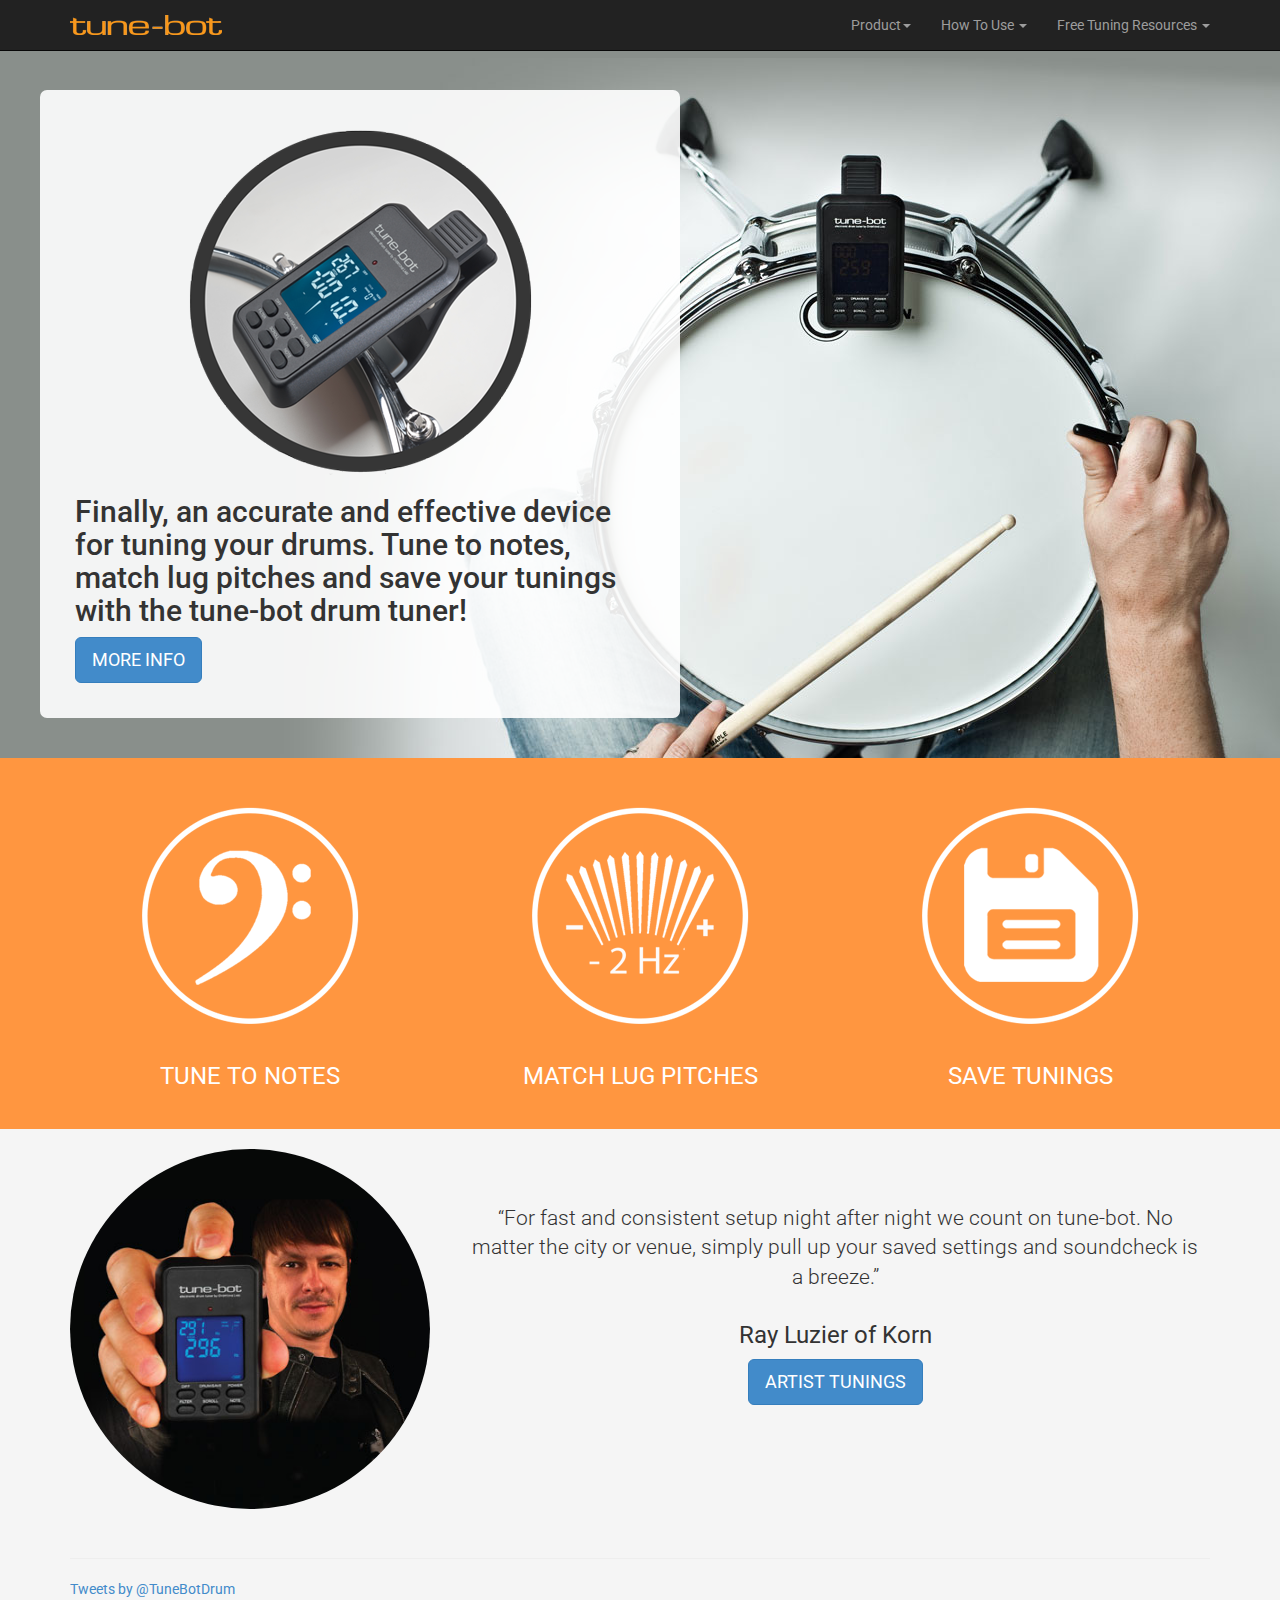
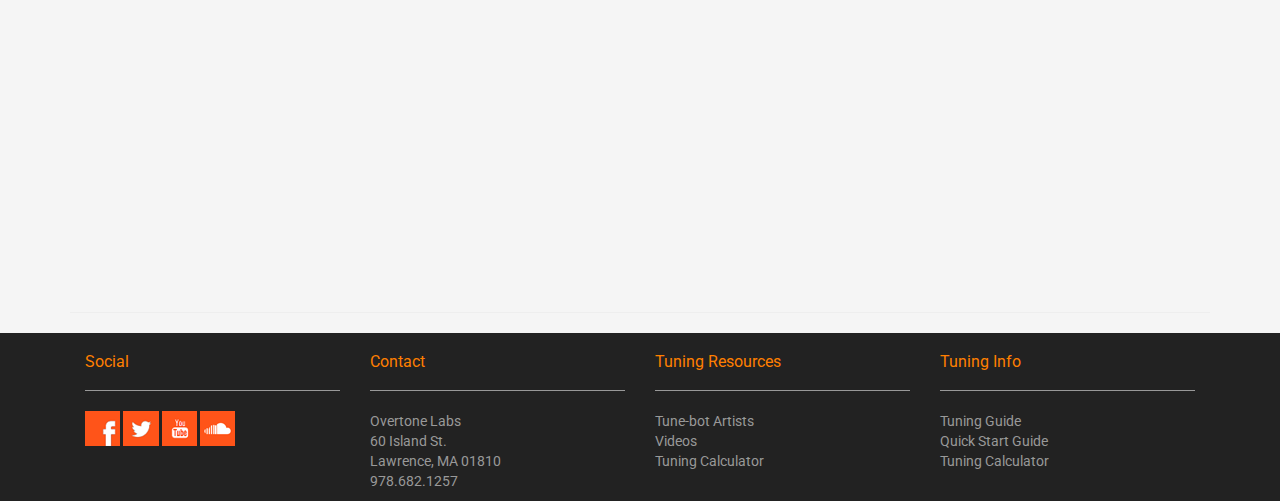
<file: index.html>
<!DOCTYPE html>
<html lang="en">

<head>

    <meta charset="utf-8">
    <meta http-equiv="X-UA-Compatible" content="IE=edge">
    <meta name="viewport" content="width=device-width, initial-scale=1">
    <meta name="description" content="">
    <meta name="author" content="">

    <title>Tune Bot Drum Tuner</title>

    <!-- Bootstrap Core CSS -->
    <link href="css/bootstrap.min.css" rel="stylesheet">

    <!-- Custom CSS -->
    <link href="css/style.css" rel="stylesheet">


    <!-- Custom Fonts -->
    <link href="font-awesome-4.1.0/css/font-awesome.min.css" rel="stylesheet" type="text/css">

    <!-- HTML5 Shim and Respond.js IE8 support of HTML5 elements and media queries -->
    <!-- WARNING: Respond.js doesn't work if you view the page via file:// -->
    <!--[if lt IE 9]>
        <script src="https://oss.maxcdn.com/libs/html5shiv/3.7.0/html5shiv.js"></script>
        <script src="https://oss.maxcdn.com/libs/respond.js/1.4.2/respond.min.js"></script>
    <![endif]-->

</head>

<body>

    <!-- Navigation -->
    <nav class="navbar navbar-inverse navbar-fixed-top" role="navigation">
        <div class="container">
            <div class="navbar-header">
                <button type="button" class="navbar-toggle" data-toggle="collapse" data-target="#bs-example-navbar-collapse-1">
                    <span class="sr-only">Toggle navigation</span>
                    <span class="icon-bar"></span>
                    <span class="icon-bar"></span>
                    <span class="icon-bar"></span>
                </button>
                <a class="navbar-brand" href="index.html"> <img src="img/toplogo.png"/> </a>
            </div>

            <div class="collapse navbar-collapse" id="bs-example-navbar-collapse-1">
                <ul class="nav navbar-nav navbar-right">
                    <li class="dropdown">
                        <a href="#" class="dropdown-toggle" data-toggle="dropdown">Product<b class="caret"></b></a>
                        <ul class="dropdown-menu">
                            <li>
                                <a href="product.html">Tune-bot</a>
                            </li>
                            <li>
                                <a href="buy.html">Buy</a>
                            </li>
                            <li>
                                <a href="video.html">Video</a>
                            </li>

                        </ul>
                    </li>
                   <li class="dropdown">
                        <a href="#" class="dropdown-toggle" data-toggle="dropdown">How To Use <b class="caret"></b></a>
                        <ul class="dropdown-menu">
                            <li>
                                <a href="instruction.html">Instructions</a>
                            </li>
                            <li>
                                <a href="video.html">Videos</a>
                            </li>
                            <li>
                                <a href="tuning-guide.html">Tuning Guide</a>
                            </li>

                        </ul>
                    </li>

                    <li class="dropdown">
                        <a href="#" class="dropdown-toggle" data-toggle="dropdown">Free Tuning Resources <b class="caret"></b></a>
                        <ul class="dropdown-menu">
                            <li>
                                <a href="tuning-guide.html">Tuning Guide</a>
                            </li>
                            <li>
                                <a href="calculator.html">Tuning Calculator</a>
                            </li>
                            <li>
                                <a href="artist-tuning.html">Artist Tunings</a>
                            </li>
                            <li>
                                <a href="video.html">Videos</a>
                            </li>

                        </ul>
                    </li>


                </ul>
            </div>
            <!-- /.navbar-collapse -->
        </div>
        <!-- /.container -->

    </nav>
	<div class = "banner full-width">

   <div class="col-md-6   resp border-white-black">

    <img  class="center-block" src="img/circle.png"/>
    <h2>Finally, an accurate and effective device for tuning your drums. Tune to notes, match lug pitches and save your tunings with the tune-bot drum tuner!</h2>
<a href="product.html" class="btn btn-lg btn-primary ">MORE INFO</a>

    </div>

    </div>
           <!-- Marketing Icons Section -->
        <div class="main-pic">
    <div class="container">
        <div class="row">
            <div class="col-sm-4 resp padding">
            <img class="displayed" src="img/note-round.png"/>
            <h3 class="text-center">TUNE TO NOTES</h3>
            </div>
            <div class="col-sm-4 resp padding">
            <img class="displayed" src="img/dial-round.png"/>
            <h3 class="text-center">MATCH LUG PITCHES</h3>
            </div>
            <div class="col-sm-4 resp padding">
            <img class="displayed" src="img/save-round.png"/>
            <h3 class="text-center">SAVE TUNINGS</h3>
            </div>
        </div>
    </div>
    </div>
    <!-- Page Content -->
    <div class="main-content">
    <div class="container">
<!-- test -->
<div class="row artist-align">
    <div class="col-sm-4 text-center">
        <img class="img-responsive img-circle center-block" src="img/ray-home.jpg"/>
    </div>
    <div class="col-sm-8 v-center">
        <div class="content">
            <p class="lead">“For fast and consistent setup night after night we count on tune-bot.
No matter the city or venue, simply pull up your saved settings and soundcheck is a breeze.”</p>
<h3><span>Ray Luzier of Korn</span></h3>
<a href="artist-tuning.html" class="btn btn-lg btn-primary">ARTIST TUNINGS</a>
        </div>
    </div>
  </div>

<!-- test -->

        <!-- Features Section -->
        <div class="row">
            <div class="col-lg-12">
                <h2 class="page-header"></h2>
            </div>
            <div class="col-md-6">
               <a class="twitter-timeline" href="https://twitter.com/TuneBotDrum" data-widget-id="535925306151170048">Tweets by @TuneBotDrum</a> <script>!function(d,s,id){var js,fjs=d.getElementsByTagName(s)[0],p=/^http:/.test(d.location)?'http':'https';if(!d.getElementById(id)){js=d.createElement(s);js.id=id;js.src=p+"://platform.twitter.com/widgets.js";fjs.parentNode.insertBefore(js,fjs);}}(document,"script","twitter-wjs");</script>
            </div>
            <div class="col-md-6">
               <div class="embed-responsive embed-responsive-16by9">
  <iframe  src="http://www.youtube.com/embed/8Jz3QhJu-0k" frameborder="0" allowfullscreen></iframe>
</div>
            </div>
        </div>
        <!-- /.row -->

        <hr>

        <!-- Call to Action Section -->

	<!-- closing container and main content dont delete -->
    </div>
    </div>
    <!-- /.footer -->
    <div class="custom-footer">
        <div class="container">



        <div class="col-sm-3">
        <h3>Social</h3>
        <hr>
        <a href= "https://www.facebook.com/pages/Overtone-Labs/233100610086495?sk=wall"><img src="img/facebook.png"/></a>
        <a href= "https://twitter.com/tunebotdrum"><img src="img/twitter.png"/></a>
        <a href= "https://www.youtube.com/user/Mremilioish"><img src="img/youtube.png"/></a>
        <a href= "https://soundcloud.com/overtone-labs"><img src="img/soundcloud.png"/></a>

        </div>
        <div class="col-sm-3">
        <h3>Contact</h3>
        <hr>
        <p>Overtone Labs</br>
        60 Island St.</br>
        Lawrence, MA 01810</br>
        978.682.1257</p>
        </div>
        <div class="col-sm-3">
        <h3>Tuning Resources</h3>
        <hr>
        <a href="artist-tuning.html">Tune-bot Artists</a></br>
        <a href="video.html">Videos</a></br>
        <a href="calculator.html">Tuning Calculator</a></br>
        </div>
        <div class="col-sm-3">
        <h3>Tuning Info</h3>
        <hr>
        <a href="tuning-guide.html">Tuning Guide</a></br>
        <a href="instruction.html">Quick Start Guide</a></br>
        <a href="calculator.html">Tuning Calculator</a></br>
        </div>


        </div>
        </div>

    <!-- jQuery -->
    <script src="js/jquery.js"></script>

    <!-- Bootstrap Core JavaScript -->
    <script src="js/bootstrap.min.js"></script>


    <script type="text/javascript">

  var _gaq = _gaq || [];
  _gaq.push(['_setAccount', 'UA-25419902-1']);
  _gaq.push(['_trackPageview']);

  (function() {
    var ga = document.createElement('script'); ga.type = 'text/javascript'; ga.async = true;
    ga.src = ('https:' == document.location.protocol ? 'https://ssl' : 'http://www') + '.google-analytics.com/ga.js';
    var s = document.getElementsByTagName('script')[0]; s.parentNode.insertBefore(ga, s);
  })();

</script>

</body>

</html>
</file>
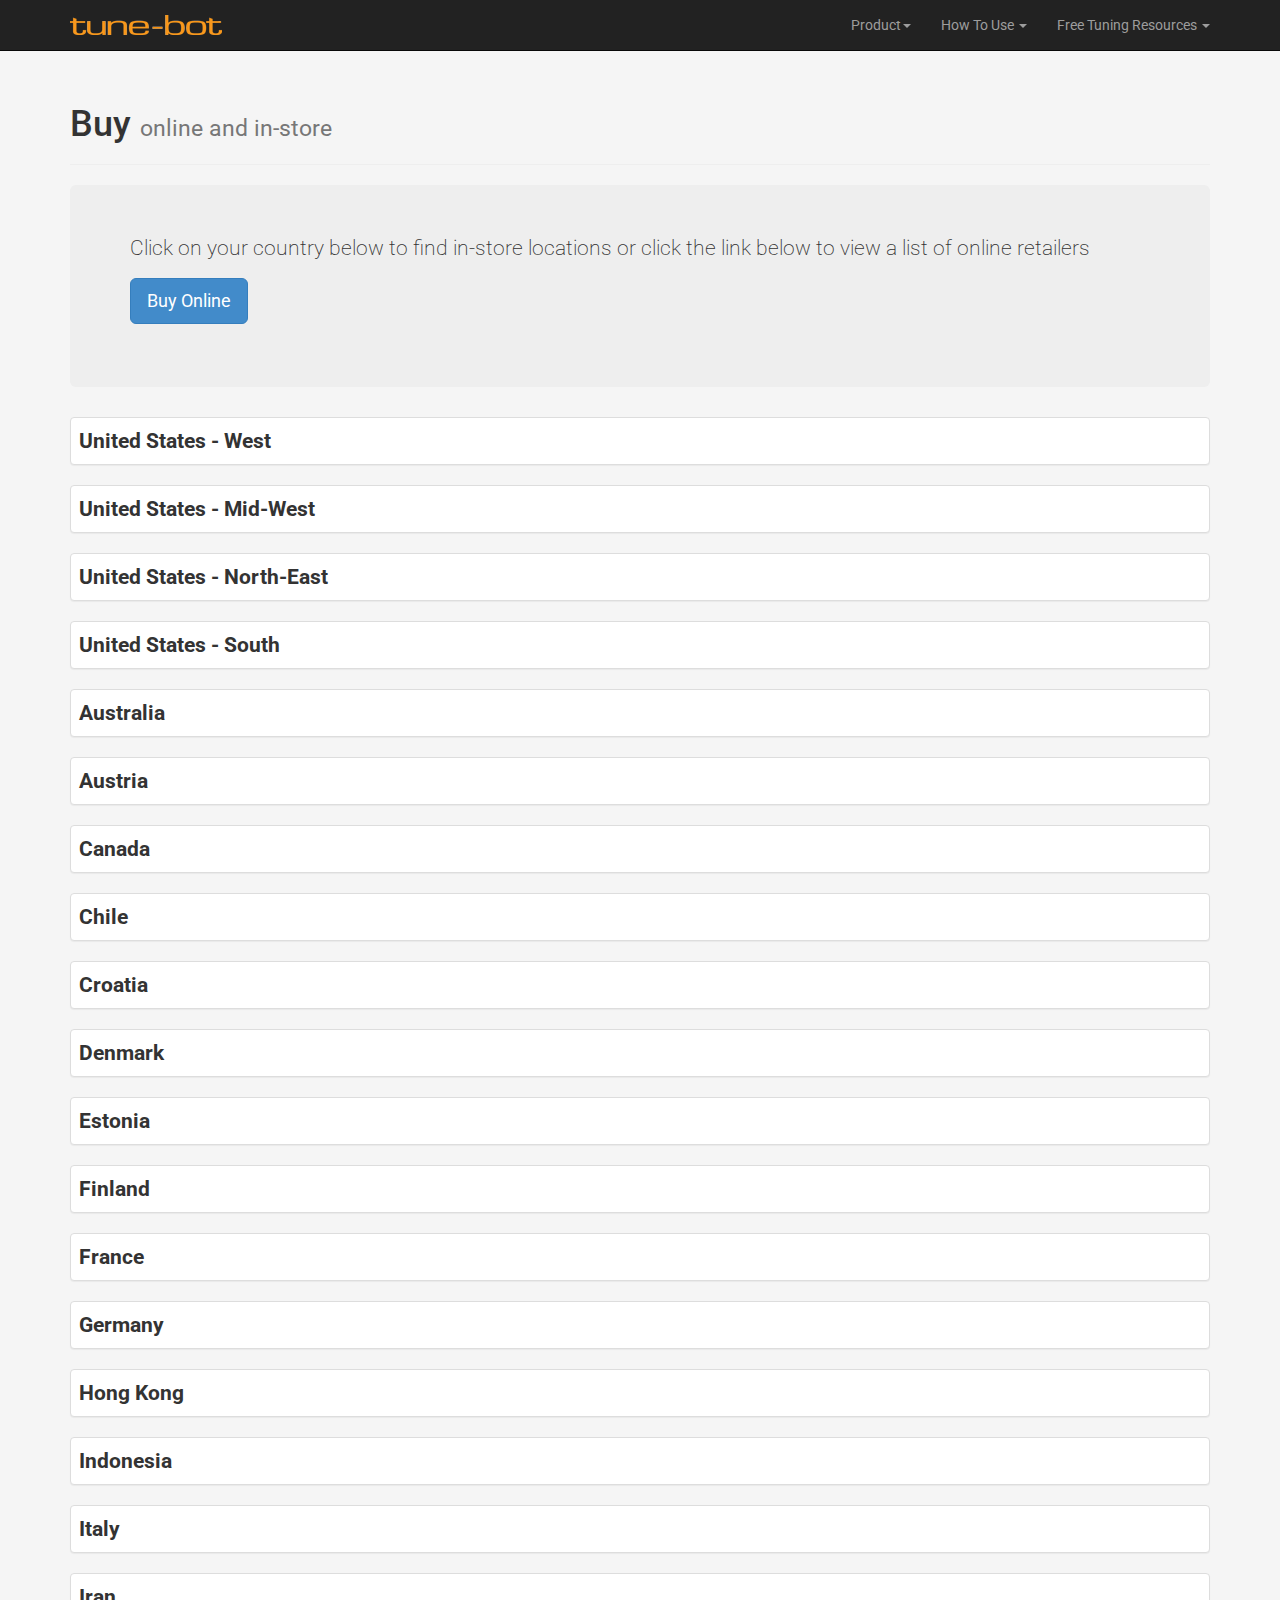
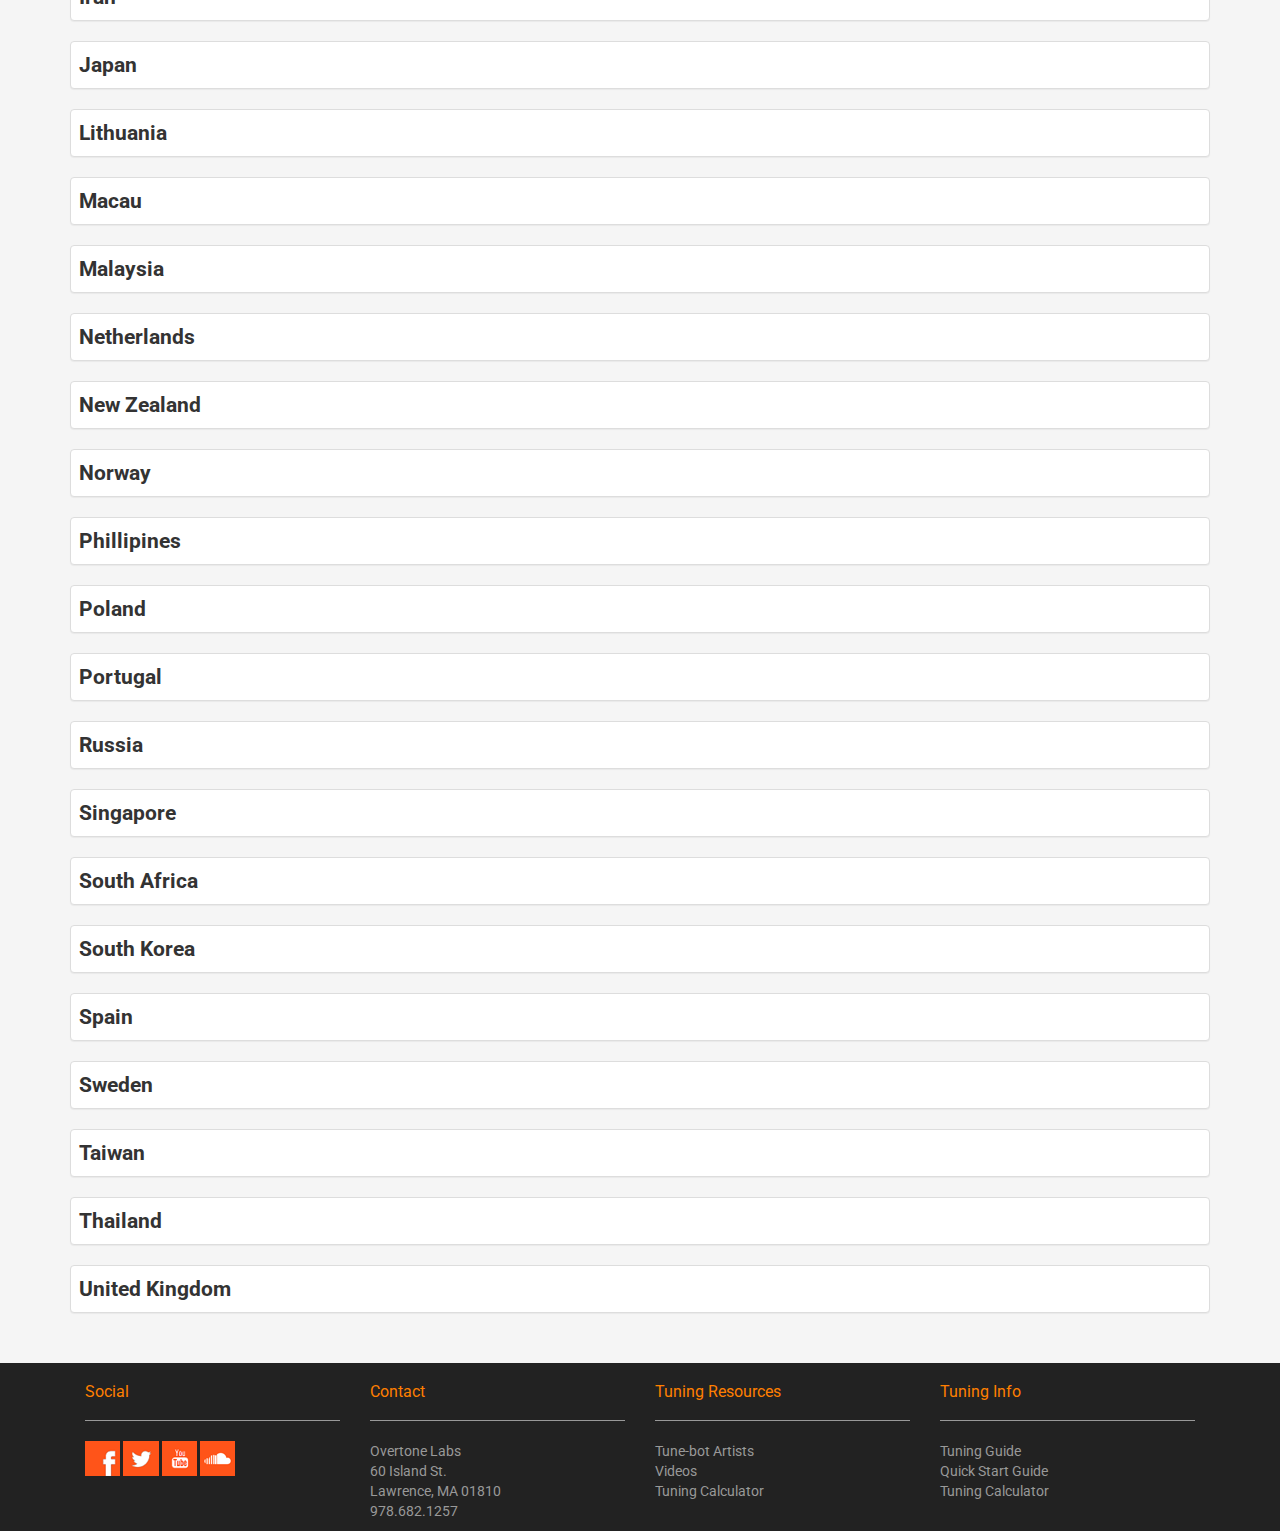
<file: buy.html>
<!DOCTYPE html>
<html lang="en">

<head>

    <meta charset="utf-8">
    <meta http-equiv="X-UA-Compatible" content="IE=edge">
    <meta name="viewport" content="width=device-width, initial-scale=1">
    <meta name="description" content="tune-bot drum tuner">
    <meta name="author" content="elliott">

    <title>Tune Bot Drum Tuner</title>
    <!-- Bootstrap Core CSS -->
    <link href="css/bootstrap.min.css" rel="stylesheet">
    <!-- Custom CSS -->
    <link href="css/style.css" rel="stylesheet">
    <!-- Custom CSS -->
    <link href="css/table.css" rel="stylesheet">
    <!-- Custom Fonts -->
    <link href="font-awesome-4.1.0/css/font-awesome.min.css" rel="stylesheet" type="text/css">

    <!-- HTML5 Shim and Respond.js IE8 support of HTML5 elements and media queries -->
    <!-- WARNING: Respond.js doesn't work if you view the page via file:// -->
    <!--[if lt IE 9]>
        <script src="https://oss.maxcdn.com/libs/html5shiv/3.7.0/html5shiv.js"></script>
        <script src="https://oss.maxcdn.com/libs/respond.js/1.4.2/respond.min.js"></script>
    <![endif]-->

</head>

<body>

    <!-- Navigation -->
    <nav class="navbar navbar-inverse navbar-fixed-top" role="navigation">
        <div class="container">
            <!-- Brand and toggle get grouped for better mobile display -->
            <div class="navbar-header">
                <button type="button" class="navbar-toggle" data-toggle="collapse" data-target="#bs-example-navbar-collapse-1">
                    <span class="sr-only">Toggle navigation</span>
                    <span class="icon-bar"></span>
                    <span class="icon-bar"></span>
                    <span class="icon-bar"></span>
                </button>
                <a class="navbar-brand" href="index.html"> <img src="img/toplogo.png"/> </a>
            </div>
            <!-- Collect the nav links, forms, and other content for toggling -->
            <div class="collapse navbar-collapse" id="bs-example-navbar-collapse-1">
                <ul class="nav navbar-nav navbar-right">
                    <li class="dropdown">
                        <a href="#" class="dropdown-toggle" data-toggle="dropdown">Product<b class="caret"></b></a>
                        <ul class="dropdown-menu">
                            <li>
                                <a href="product.html">Tune-bot</a>
                            </li>
                            <li>
                                <a href="buy.html">Buy</a>
                            </li>
                            <li>
                                <a href="video.html">Videos</a>
                            </li>
                        </ul>
                    </li>
                   <li class="dropdown">
                        <a href="#" class="dropdown-toggle" data-toggle="dropdown">How To Use <b class="caret"></b></a>
                        <ul class="dropdown-menu">
                            <li>
                                <a href="instruction.html">Instructions</a>
                            </li>
                            <li>
                                <a href="video.html">Videos</a>
                            </li>
                            <li>
                                <a href="tuning-guide.html">Tuning Guide</a>
                            </li>

                        </ul>
                    </li>

                    <li class="dropdown">
                        <a href="#" class="dropdown-toggle" data-toggle="dropdown">Free Tuning Resources <b class="caret"></b></a>
                        <ul class="dropdown-menu">
                            <li>
                                <a href="tuning-guide.html">Tuning Guide</a>
                            </li>
                            <li>
                                <a href="calculator.html">Tuning Calculator</a>
                            </li>
                            <li>
                                <a href="artist-tuning.html">Artist Tunings</a>
                            </li>
                            <li>
                                <a href="video.html">Videos</a>
                            </li>

                        </ul>
                    </li>


                </ul>
            </div>
            <!-- /.navbar-collapse -->
        </div>
        <!-- /.container -->
    </nav>




    <!-- Page Content -->
    <div class="main-content">
    <div class="container main-margin">
  <!-- Page Content -->
 <!-- ending calc div tag -->

 <div class="page-header">
 <h1>Buy <small>online and in-store</small></h1>
 </div>
 <div class="jumbotron">
 <p>Click on your country below to find in-store locations or click the link below
    to view a list of online retailers </p>
    <p><a class="btn btn-primary btn-lg" onClick="online()">Buy Online</a>
      <div class="online hidden" id="online">
<div class="row">
    <div class="col-xs-4">
<a href='http://www.chicagomusicexchange.com/products/tune-bot-electronic-drum-tuner '>Chicago Music Exchange</a><br>
<a href='http://www.explorersdrums.com/Tune-Bot-Electronic-Drum-Tuner_p_2351.html'>Explorers Drum Shop</a><br>
<a href='http://www.ebay.com/sch/sis.html?_nkw=Tune%20Bot%20Electronic%20Drum%20Tuner%20Black%20stock%20FREE%20SHIPPING&_itemId=280965531153 '>Drum Center of Portsmouth</a><br>
<a href='http://www.sweetwater.com/store/detail/TuneBot '>Sweet Water</a>
</div>
<div class="col-xs-4">
<a href='http://store.drumbum.com/skuA-262.html '>Drum Bum</a><br>
<a href='http://www.musiciansfriend.com/drums-percussion/tune-bot-electronic-drum-tuner '>Musicians Friend</a><br>
<a href='http://www.samash.com/overtone-labs-tune-bot-electronic-drum-tuner-otunebotx?errorViewName=ProductDisplayErrorView&urlLangId=-1&urlRequestType=Base '>Sam Ash</a>
</div>
<div class="col-xs-4">
<a href='http://www.guitarcenter.com/Tune-bot-Electronic-Drum-Tuner-107602708-i2347015.gc '>Guitar Center</a><br>
<a href='http://www.steveweissmusic.com/product/overtone-labs-tune-bot-drum-tuner/metronome-tuner '>Steve Weiss</a><br>
<a href='http://www.lonestarpercussion.com/Practice-Classroom/Overtone-Labs-Tune-Bot-Tune-Bot.html '>Lone Star</a>
</div>
</div>
</div>



       </p>
 </div>


 <div class="panel panel-default">
<table border="0" class="table">
 <tr  class="header ">
   <td colspan="2">United States - West</td>
 </tr>
 <!-- insert table variant here, will not apear until tr header is clicked -->
 <tr>
 <th>STORE</th>
 <th>LOCATION</th>
 <th>PHONE</th>

 </tr>
 <tr>
 <td><a href="http://www.arizonadrumshop.com/">Arizona Drum Shop</a></td>
 <td>2200 N. Scottsdale Rd. Suite P, Scottsdale, AZ 85257</td>
 <td>480.947.2222 </td>
 </tr>
 <tr>
 <td><a href="http://www.backbeats.com/">Backbeats</a></td>
 <td>6089 Highland Drive, Salt Lake City, UT 84121</td>
 <td>801.274.8400 </td>
 </tr>
 <tr>
 <td><a href="http://www.bananasmusic.com/">Bananas At Large</a></td>
 <td>Multiple Locations (Bay Area, California)</td>
 <td>888.900.1959 </td>
 </tr>
 <tr>
 <td><a href="http://www.bentleysdrumshop.com ">Bentley's Drum Shop</a></td>
 <td>4477 N Blackstone Fresno, CA 93726</td>
 <td>559.222.5011</td>
 </tr>
 <tr>
 <td><a href="http://www.drummerswarehouse.net/">Drummers Warehouse</a></td>
 <td>627 South St. Honolulu, Hawaii 96813</td>
 <td>808.529.8700</td>
 </tr>
 <tr>
 <td><a href="http://www.gelbmusic.com/">GELB Music</a></td>
 <td>722 El Camino Real, Redwood City, CA, 94063</td>
 <td>650.365.8878</td>
 </tr>
 <tr>
 <td><a href="http://www.guitarcenter.com/">Guitar Center</a></td>
 <td>Various Locations</td>
 <td>866.498.7882</td>
 </tr>
 <tr>
 <tr>
 <td><a href="http://www.guitarshowcase.com/">Guitar Showcase</a></td>
 <td>3090 S Bascom Ave San Jose, CA 95124</td>
 <td>408.377.5864</td>
 </tr>
 <tr>
 <td><a href="http://www.instrumentpro.com">Instrument Pro </a></td>
 <td>14417 E 14th St San Leandro, CA</td>
 <td>800.805.0852</td>
 </tr>
 <tr>
 <td><a href="http://www.music6000.com">Music 6000 </a></td>
 <td>3738 Pacific Ave SE Olympia, WA 98501</td>
 <td>360.786.6000</td>
 </tr>
 <tr>
 <td><a href="http://www.musicvilla.com/ ">Music Villa</a></td>
 <td>539 E. Main St.
 Bozeman, MT 59715 </td>
 <td>406.587.4761</td>
 </tr>
 <tr>
 <td><a href="http://www.pickinpalace.com/">Pickin Palace</a></td>
 <td>553 N Front St  Rock Springs, WY 82901s</td>
 <td>307.362.5848 </td>
 </tr>
 <tr>
 <td><a href="http://www.samash.com/">Sam Ash</a></td>
 <td>Various Locations</td>
 <td>800.472.6274</td>
 </tr>
 <tr>
 <td><a href="http://www.skipsmusic.com">Skip's Music </a></td>
 <td>2740 Auburn Blvd. Sacramento, CA 95821</td>
 <td>916.484.7575</td>
 </tr>
 <!-- end table variant here, will not apear until tr header is clicked -->
</table>
</div> <!-- closing panel-default -->


<div class="panel panel-default">
<table border="0" class="table">
 <tr  class="header ">
   <td colspan="2">United States - Mid-West</td>
 </tr>
 <!-- insert table variant here, will not apear until tr header is clicked -->
 <tr>
 <th>STORE</th>
 <th>LOCATION</th>
 <th>PHONE</th>

 </tr>
 <tr>
 <td><a href="http://www.chicagomusicexchange.com/">Chicago Music Exchange </a></td>
 <td>3316 N. Lincoln Avenue, Chicago, IL 60657 </td>
 <td>773.525.7773 </td>

 </tr>
 <tr>
 <td><a href="http://www.drummersuperstore.com/">Drummer Superstore </a></td>
 <td>307 W. Lewis and Clark Parkway, Clarksville, IN 47129</td>
 <td>866.687.4203</td>

 </tr>


 <tr>
 <td><a href="http://www.explorersdrums.com/">Explorers Percussion </a></td>
 <td>8050 Wornall Road, Kansas City, MO 64114</td>
 <td>816.361.1195 </td>
 </tr>
 <tr>
 <td><a href="http://www.funkymunkymusic.com/">Funky Munky Music </a></td>
 <td>12710 Shawnee Mission Parkway, Shawnee, KS 66216</td>
 <td>913.268.5555 </td>
 </tr>
 <tr>
 <td><a href="http://www.guitarcenter.com/">Guitar Center</a></td>
 <td>Various Locations</td>
 <td>866.498.7882</td>
 </tr>

 <tr>
 <td><a href="http://www.huberbreese.com/">Huber and Breese </a></td>
 <td>33540 Groesbeck Highway, Fraser, MI 48026</td>
 <td>586.294.3950</td>
 </tr>
 <tr>
 <td><a href="http://www.manningmusic.net/">Manning Music</a></td>
 <td>Manning Music 3400 SW 6th Ave  Topeka, KS 66606</td>
 <td>785.272.1740</td>
 </tr>
 <tr>
 <td><a href="http://www.midwestpercussion.com/">Midwest Percussion</a></td>
 <td>19027-B South Jodi Road · Mokena, IL 60448 </td>
 <td>708.479.4300</td>
 </tr>
 <tr>
 <td><a href="http://www.samash.com/">Sam Ash</a></td>
 <td>Various Locations</td>
 <td>800.472.6274</td>
 </tr>

 <tr>
 <td><a href="http://www.stixintime.com/">Stix In Time</a></td>
 <td>131 N. Columbus Street, Lancaster, OH 43130 </td>
 <td>740.689.3786</td>
 </tr>
 <tr>
 <td><a href="http://www.thedrumpad.com/">The Drum Pad</a></td>
 <td>48 W Palatine Rd  Pallatine, IL 60067</td>
 <td>888.523.1158</td>
 </tr>
 <tr>
 <td><a href="http://www.jerrysmusiconline.com/">Jerry's Music  Emporium</a></td>
 <td>1003 SW Sheridan Road Lawton, OK 73505</td>
 <td>580.355.5465</td>
 </tr>
 <tr>
 <td><a href="http://www.stebalsrums.com">Stebal Drums</a></td>
 <td>32612 Vine St Willowick, OH 44095</td>
 <td>440.944.9331</td>
 </tr>
 <tr>
 <td><a href="http://www.bigdudes.com">Big Dude's Music City</a></td>
 <td>3817 Broadway Kansas City, MO 64111</td>
 <td>816.931.4638</td>
 </tr>
 <tr>
 <td><a href="http://www.mikecareymusic.net">Mike Carey Music Co. </a></td>
 <td>1673 Fort St Wyandotte, MI 48192</td>
 <td>734.283.4550</td>
 </tr>
 <tr>
 <td><a href="http://www.columbuspercussion.com">Columbus Percussion</a></td>
 <td>5052 North High St. Columbus, OH 43214</td>
 <td>614 885 7372</td>
 </tr>
 <tr>
 <td><a href="http://www.normanmusic.com">Norman Music Center</a></td>
 <td>317 West Gray St Norman, OK 73069</td>
 <td>405.321.8300</td>
 </tr>
 <tr>
 <td><a href="http://www.mooremusicev.com">Moore Music</a></td>
 <td>4200 E. Morgan Ave. Evansville, IN 47715</td>
 <td>812 479 9595</td>
 </tr>
 <tr>
 <td><a href="http://www.mmcrentals.com">Muncie Music Center</a></td>
 <td>600 S Mulberry St Muncie, IN 47305</td>
 <td>800.992.4481</td>
 </tr>
 <tr>
 <td><a href="http://www.saiedmusic.com">Saied Music Company</a></td>
 <td>3259 S Yale Avenue Tulsa, OK 74135</td>
 <td>918.742.5541</td>
 </tr>
 <tr>
 <td><a href="https://www.vicsdrumshop.com/">Vic's Drum Shop</a></td>
 <td>345 N Loomis St, Chicago, IL 60607</td>
 <td>312.770.1200</td>
 </tr>
 <tr>
 <td><a href="http://www.jimsmusic.biz">Jim's Music</a></td>
 <td>1219 S Military Ave Green Bay, WI 54304 </td>
 <td>866.786.4170</td>
 </tr>
 <!-- end table variant here, will not apear until tr header is clicked -->
</table>
</div> <!-- closing panel-default -->


<div class="panel panel-default">
<table border="0" class="table">
 <tr  class="header ">
   <td colspan="2">United States - North-East</td>
 </tr>
 <!-- insert table variant here, will not apear until tr header is clicked -->
 <tr>
 <th>STORE</th>
 <th>LOCATION</th>
 <th>PHONE</th>
 </tr>
 <tr>
 <td><a href="http://www.247drums.com/">247 Drums </a></td>
 <td>5 Park St Winchester MA 01890 </td>
 <td>781.218.3350</td>
 </tr>
 <tr>
 <td><a href="http://www.dalesdrumshop.com/">Dale's Drum Shop </a></td>
 <td>4440 Fritchey Street Harrisburg Pa 17109 </td>
 <td>877.704.5682</td>
 </tr>
 <tr>
 <td><a href="http://www.drumcenternh.com">Drum Center Portsmouth </a></td>
 <td>800 Islington Street, Portsmouth, NH 03801</td>
 <td>603.319.8109</td>
 </tr>
 <tr>
 <td><a href="http://www.drumworld.com/">Drum World </a></td>
 <td>1020 Castle Shannon Blvd., Pittsburgh, PA 15234</td>
 <td>800.335.3445</td>
 </tr>
 <tr>
 <td>Dynamic Percussion &nbsp;</td>
 <td>185 Middle Turnpike West, Manchester, CT 06040</td>
 <td>860.647.8887</td>
 </tr>
  <tr>
 <td><a href="http://www.georgesmusic.com/ ">George's Music </a> </td>
 <td>1025 E WOODLAND AVE SPRINGFIELD, PA  19064 </td>
 <td>610.543.4050 </td>
 </tr>
 <tr>
 <td><a href="http://www.guitarcenter.com/">Guitar Center</a></td>
 <td>Various Locations</td>
 <td>866.498.7882</td>
 </tr>
 <tr>
 <td><a href="http://www.k2musicstore.com/ ">K2 Music</a></td>
 <td>83 ELM ST CAMDEN, ME  048431942</td>
 <td>207.706.4195</td>
 </tr>

 <tr>
 <td><a href="http://www.samash.com/">Sam Ash</a></td>
 <td>Various Locations</td>
 <td>800.472.6274</td>
 </tr>
 <tr>
 <td><a href="http://www.drumsforless.com/">The Drum Shop</a></td>
 <td>262 St John Street, Portland, ME 04102</td>
 <td>207.874.6630</td>
 </tr>
 <tr>
 <td><a href="http://www.thelaboratory.com/">The Laboratory </a></td>
 <td>1450 Clements Bridge Road, Deptford, NJ 08096</td>
 <td>866.583.5114</td>
 </tr>
 <tr>
 <td><a href="http://www.phillydrums.com/">Philly Drums</a></td>
 <td>136 Egypt Rd Norristown PA 19403 </td>
 <td>484.213.8918</td>
 </tr>
 <tr>
 <td><a href="http://www.wolcottbrothersmusic.com/">Wolcott Brothers Music </a></td>
 <td>78 South Main Street, Perry, NY 14530</td>
 <td>585.237.8559</td>
 </tr>
 <tr>
 <td><a href="http://www.steveweissmusic.com/product/overtone-labs-tune-bot-drum-tuner/metronome-tuner">Steve Weiss Music</a></td>
 <td>2324 Wyandotte Road Willow Grove, PA 19090</td>
 <td>888.659.3477</td>
 </tr>
 <tr>
 <td><a href="http://www.russomusic.com">Russo Music Center</a></td>
 <td>1989 Arena Dr Hamilton, NJ 08610</td>
 <td>800.847.8776</td>
 </tr>
 <tr>
 <td><a href="http://www.rocklandmusic.com">Rockland Music Center Inc</a></td>
 <td>234 Route 59 East Nanuet, NY 10954</td>
 <td>845.624.5470</td>
 </tr>
 <tr>
 <td><a href="http://www.thevillagedrumandmusic.com">Village Drum</a></td>
 <td>17 Silk Lane, North Scituate, RI 02857</td>
 <td>401.764.0990</td>
 </tr>
 <!-- end table variant here, will not apear until tr header is clicked -->
</table>
</div> <!-- closing panel-default -->


<div class="panel panel-default">
<table border="0" class="table">
 <tr  class="header ">
   <td colspan="2">United States - South</td>
 </tr>
 <!-- insert table variant here, will not apear until tr header is clicked -->
 <tr>
 <th>STORE</th>
 <th>LOCATION</th>
 <th>PHONE</th>
 </tr>
 <tr>
 <td><a href="http://www.thebandroomtx.com/">Band Room</a></td>
 <td>Multiple Locations (Texas)</td>
 <td>254.699.2263</td>
 </tr>
 <tr>
 <td><a href="http://www.guitarcenter.com/">Guitar Center</a></td>
 <td>Various Locations</td>
 <td>866.498.7882</td>
 </tr>
 <tr>
 <td><a href="http://www.howrenmusic.net/">Howren Music Company  </a></td>
 <td>4209 Park Road
 Charlotte, NC 28209  </td>
 <td>704.525.5073</td>
 </tr>
 <tr>
 <td><a href="http://justdrumsonline.com/">Just Drums</a></td>
 <td>1105 Alverser Drive, Midlothian, VA 23113</td>
 <td>804.794.1667</td>
 </tr>

 <tr>
 <td>Lanier Music &nbsp;</td>
 <td>2025 Highway 59, Mandeville, LA 70448</td>
 <td>985.674.3399</td>
 </tr>
 <tr>
 <td><a href="http://www.lonestarpercussion.com">Lone Star Percussion</a></td>
 <td>10611 Control Place, Dallas, TX 75238</td>
 <td>214.340.0835</td>
 </tr>
 <tr>
 <td><a href="http://memphisdrumshop.com/">Memphis Drum Shop</a></td>
 <td>878 South Cooper Street, Memphis, TN 38104</td>
 <td>888.276.2331</td>
 </tr>
 <tr>
 <td><a href="www.MAEmusic.com ">Music Arts Enterprise</a></td>
 <td>3301 Davie Boulevard Ft. Lauderdale, FL 33312 </td>
 <td>954.581.2203 </td>
 </tr>
 <tr>
 <td><a href="http://mosttone.com/">Music Mart</a></td>
 <td>1603 Partin Drive n. (highway 285) Niceville FL 32578
 </td>
 <td>850-678-3921</td>
 </tr>
 <tr>
 <td><a href="https://plus.google.com/107433468661478019294/about?gl=us&hl=en">Musicians Exchange</a></td>
 <td>2221 Alma Hwy  Van Buren, AR 72956</td>
 <td>479.474.7927</td>
 </tr>
 <tr>
 <td><a href="http://www.musicworldtn.com">Music World</a></td>
 <td>2762 South Church Street Murfreesboro, TN 37127</td>
 <td>615.893.4242;</td>
 </tr>
 <tr>
 <td><a href="http://www.samash.com/">Sam Ash</a></td>
 <td>Various Locations</td>
 <td>800.472.6274</td>
 </tr>
  <tr>
 <td>Wholesale Music</td>
 <td>3708 N WICKHAM RD MELBOURNE, FL  32935</td>
 <td>321.751.1439</td>
 </tr>
  <tr>
 <td><a href="http://www.wintersound.com/ ">Winter Sound Co  </a></td>
 <td>1714 GEORGE WASHINGTON MEMORIAL HWY GLOUCESTER POINT, VA  23062</td>
 <td>804.642.6434</td>
 </tr>
 <tr>
 <td><a href="http://www.richmondmusic.com">Richmond Music</a></td>
 <td>10364 Midlothian Turnpike Richmond, VA 23235</td>
 <td>804.330.7875</td>
 </tr>
 <tr>
 <td><a href="http://www.2112online.com">2112 Percussion</a></td>
 <td>1003 E. Whitaker Mill Rd Raleigh, NC 27608</td>
 <td>919.833.0046</td>
 </tr>
 <tr>
 <td><a href="http://www.amromusic.com">Amro Music</a></td>
 <td>2918 Poplar Avenue Memphis, TN 38111</td>
 <td>901.323.888</td>
 </tr>
 <tr>
 <td><a href="http://www.doowop.com">Doo Wop Shop</a></td>
 <td>1587 Bardstown Rd Louisville Ky 40205</td>
 <td>502.491.4191</td>
 </tr>
 <tr>
 <td><a href="http://http://proavnow.com/tune-bot.html">Pro AV Services</a></td>
 <td>4524 Mockingbird Lane Wilmington, NC 28409</td>
 <td></td>
 </tr>
 <tr>
 <td><a href="http://www.lynchburgmusic.com">Lynchburg Music Center </a></td>
 <td>6006 Fort Avenue Lynchburg, VA 24502</td>
 <td>434.237.0073</td>
 </tr>
 <tr>
 <td><a href="http://http://www.cymbalfusion.com/overtone-labs-tune-bot-drum-tuner/">Cymbal Fusion</a></td>
 <td>5829 W Sam Houston Pkwy N Houston, TX 77041</td>
 <td>866.374.5766</td>
 </tr>
 <tr>
 <td><a href="http://www.rayfransensdrumcenter.com">Ray Fransen's Drum Center</a></td>
 <td>3412 Williams Blvd. Kenner, LA 70065</td>
 <td>504.466.8484</td>
 </tr>
 <tr>
 <td><a href="http://www.forksdrumcloset.com">Fork's Drum Closet</a></td>
 <td>2701 12th Ave S Nashville, TN 37204 </td>
 <td>615.383.8343</td>
 </tr>
 <!-- end table variant here, will not apear until tr header is clicked -->
</table>
</div> <!-- closing panel-default -->


 <div class="panel panel-default">
 <table border="0" class="table">
  <tr  class="header ">
    <td colspan="2">Australia</td>
  </tr>
  <!-- insert table variant here, will not apear until tr header is clicked -->
  <tr>
  <th>STORE</th>
  <th>LOCATION</th>
  <th>EMAIL</th>
  </tr>
  <tr>
  <td> <a href="http://www.disturbancedrums.com/"> Disturbance Drums &nbsp;</a></td>
  <td>Brisbane, Australia &nbsp;</td>
  <td>sales@disturbancedrums.com &nbsp;</td>
  </tr>
  <tr>
  <td> <a href="http://www.ellaways.com.au/tune-bot-digital-drum-tuner/"> Ellaways Music &nbsp;</a></td>
  <td>Brisbane, Australia &nbsp;</td>
  <td>webstore@ellaways.com.au &nbsp;</td>
  </tr>
  <!-- end table variant here, will not apear until tr header is clicked -->
</table>
</div> <!-- closing panel-default -->


<div class="panel panel-default">
<table border="0" class="table">
 <tr  class="header ">
   <td colspan="2">Austria</td>
 </tr>
 <!-- insert table variant here, will not apear until tr header is clicked -->
 <tr>
 <th>STORE</th>
 <th>LOCATION</th>
 <th>PHONE</th>
 </tr>
 <tr>
 <td> <a href="http://www.musikhaus-hammerschmidt.at/
 ">Hammerschmidt Musik Ges.m.b.H</a></td>
 <td> Wattens</td>
 <td></td>
 </tr>
 <tr>
 <td> <a href="http://www.keywi.com/
 ">Key Wi Music GmbH
 &nbsp; </a></td>
 <td>Puch</td>
 <td>+43 (0) 662 - 84 84 10</td>
 </tr>
 <tr>
 <td> <a href="http://www.klangfarbe.com/
 ">Klangfarbe acoustics</a></td>
 <td> Wien</td>
 <td>+43 1 545 17 17</td>
 </tr>
 <tr>
 <td> <a href="http://www.kufsteinermusikhaus.at/
 ">Kufsteiner Musikhaus</a></td>
 <td>Kufstein</td>
 <td>(0043)5372/64462</td>
 </tr>
 <tr>
 <td>  ProMusic</td>
 <td>St. Veit/Glan</td>
 <td></td>
 </tr>
 <!-- end table variant here, will not apear until tr header is clicked -->
</table>
</div> <!-- closing panel-default -->



<div class="panel panel-default">
<table border="0" class="table">
 <tr  class="header ">
   <td colspan="2">Canada</td>
 </tr>
 <!-- insert table variant here, will not apear until tr header is clicked -->
 <tr>
 <th>STORE</th>
 <th>LOCATION</th>
 <th>PHONE</th>
 </tr>
 <tr>
 <td> <a href="http://www.davesdrumshop.com/">Dave's Drum Shop</a></td>
 <td>390 Gladstone ave. Ottawa, Ontario K2P 0Z1</td>
 <td>613.594.3786</td>
 </tr>
 <tr>
 <td> <a href="http://www.justdrums.com/">Just Drums</a></td>
 <td>137 Willowdale Ave.
 Toronto, Ontario, Canada M2N 4Y3</td>
 <td>1.800.565.6676</td>
 </tr>
 <tr>
 <td> <a href="http://www.long-mcquade.com/">Long & Mcquade</a></td>
 <td>Multiple Locations</td>
 <td>905.837.9785</td>
 </tr>
 <tr>
 <td> <a href="http://www.pongettimusic.com">Pongetti Music</a></td>
 <td>892 Upper James
 Hamilton, Ontario, Canada
 L9C 3A5</td>
 <td>905.318.9892</td>
 </tr>
 <!-- end table variant here, will not apear until tr header is clicked -->
</table>
</div> <!-- closing panel-default -->

<div class="panel panel-default">
<table border="0" class="table">
 <tr  class="header ">
   <td colspan="2">Chile</td>
 </tr>
 <!-- insert table variant here, will not apear until tr header is clicked -->
 <tr>
 <th>STORE</th>
 <th>LOCATION</th>
 <th>CONTACT</th>
 </tr>
 <tr>
 <td> <a href="http://www.drumdealer.cl/">Drum Dealer Chile</a></td>
 <td>Alameda 108, locales 144-145, Crowne Plaza, Santiago, Chile</td>
 <td>26388424</td>
 </tr>

 <!-- end table variant here, will not apear until tr header is clicked -->
</table>
</div> <!-- closing panel-default -->


<div class="panel panel-default">
<table border="0" class="table">
 <tr  class="header ">
   <td colspan="2">Croatia</td>
 </tr>
 <!-- insert table variant here, will not apear until tr header is clicked -->
 <tr>
 <th>STORE</th>
 <th>LOCATION</th>
 <th>PHONE</th>
 </tr>
 <tr>
 <td> <a href="http://sonitus.hr/">Sonitus</a></td>
 <td>Tina Ujevića 26
 Koprivnica
 48000
 Hrvatska</td>
 <td>	(+385) 048 / 644 - 478</td>
 </tr>
 <!-- end table variant here, will not apear until tr header is clicked -->
</table>
</div> <!-- closing panel-default -->


<div class="panel panel-default">
<table border="0" class="table">
 <tr  class="header ">
   <td colspan="2">Denmark</td>
 </tr>
 <!-- insert table variant here, will not apear until tr header is clicked -->
 <tr>
 <th>STORE</th>
 <th>LOCATION</th>
 <th>PHONE</th>
 </tr>
 <tr>
 <td> <a href="http://www.4sound.dk">4 Sound</a></td>
 <td>Copenhagen</td>
 <td>+45 33 18 18 67</td>
 </tr>

 <tr>
 <td> <a href="http://www.4sound.dk">4 Sound</a></td>
 <td>Aarhus</td>
 <td>+45 86 75 40 14</td>
 </tr>

 <tr>
 <td> <a href="http://www.4sound.dk">4 Sound</a></td>
 <td>Odense</td>
 <td>+45 33 18 17 46</td>
 </tr>


 <tr>
 <td> <a href="http://www.4sound.dk">4 Sound</a></td>
 <td>Aalborg</td>
 <td>+45 33 18 17 63</td>
 </tr>

 <tr>
 <td> <a href="http://www.4sound.dk">4 Sound</a></td>
 <td>Esbjerg</td>
 <td>+45 33 18 19 02</td>
 </tr>

 <tr>
 <td> <a href="http://www.alfred-christensen.dk"> Alfred Christensen Musik</a></td>
 <td></td>
 <td>+45 97 42 33 44</td>
 </tr>

 <tr>
 <td> <a href="http://www.centermusik.dk"> Center Musik </a></td>
 <td></td>
 <td>+45 98 42 42 70</td>
 </tr>

 <tr>
 <td> <a href="http://www.drumcity.dk"> Drum City</a></td>
 <td></td>
 <td>+45 86 12 75 66 &nbsp;</td>
 </tr>

 <tr>
 <td> <a href="http://www.drsdrums.dk"> DRS Drums </a></td>
 <td></td>
 <td>+45 70 23 33 53</td>
 </tr>

 <tr>
 <td> <a href="http://www.musikbixen.dk"> Musikbixen </a></td>
 <td></td>
 <td>+45 75 53 86 66</td>
 </tr>

 <tr>
 <td> <a href="http://www.slagtojctr.dk"> Slagtoj Centret</a></td>
 <td></td>
 <td>+45 38 10 57 10</td>
 </tr>
 <!-- end table variant here, will not apear until tr header is clicked -->
</table>
</div> <!-- closing panel-default -->


<div class="panel panel-default">
<table border="0" class="table">
 <tr  class="header ">
   <td colspan="2">Estonia</td>
 </tr>
 <!-- insert table variant here, will not apear until tr header is clicked -->
 <tr>
 <th>STORE</th>
 <th>LOCATION</th>
 <th>PHONE</th>
 </tr>
 <tr>
 <td> <a href="http://www.muusik.ee/index.php?id=139"> Kauplus MUUSIK</a></td>
 <td>Kaupmehe 7, Tallinn 10114 </td>
 <td>+372 63 13 836</td>
 </tr>
 <!-- end table variant here, will not apear until tr header is clicked -->
</table>
</div> <!-- closing panel-default -->


<div class="panel panel-default">
<table border="0" class="table">
 <tr  class="header ">
   <td colspan="2">Finland</td>
 </tr>
 <!-- insert table variant here, will not apear until tr header is clicked -->
 <tr>
 <th>STORE</th>
 <th>LOCATION</th>
 <th>PHONE</th>
 </tr>
 <tr>
 <td> <a href="http://www.f-musiikki.fi/">F-MUSIIKKI OY &nbsp; </a></td>
 <td>Antaksentie 4 01510 Vantaa   &nbsp;</td>
 <td>010-3207 300 &nbsp;</td>
 </tr>
 <!-- end table variant here, will not apear until tr header is clicked -->
</table>
</div> <!-- closing panel-default -->


<div class="panel panel-default">
<table border="0" class="table">
 <tr  class="header ">
   <td colspan="2">France</td>
 </tr>
 <!-- insert table variant here, will not apear until tr header is clicked -->
 <tr>
 <th>STORE</th>
 <th>LOCATION</th>
 <th>PHONE</th>
 </tr>
 <tr>
 <td> <a href="http://www.artcustomdrums.com/">ART Custom Drums </a></td>
 <td>1 impasse Peremenque 84800 l'Isle sur la Sorgue </td>
 <td>+33 (0) 490 208 924</td>
 </tr>
 <tr>
 <td> <a href="http://www.fallonemusic.com/">Fallone Music </a></td>
 <td>117 Rue D'Auxonne
 21000 Dijon  </td>
 <td>03 80 68 42 70 </td>
 </tr>
 <tr>
 <td> <a href="http://www.baguetterie.fr/">La Baguetterie </a></td>
 <td>36/38 rue Victor Massé 75009 PARIS</td>
 <td>01 42 81 06 80</td>
 </tr>
 <tr>
 <td> <a href="http://www.le-drumshop.fr/">Le Drum Shop </a></td>
 <td>32 ruote de la grange, BREUILLET</td>
 <td>09 74 53 47 33</td>
 </tr>
 <!-- end table variant here, will not apear until tr header is clicked -->
</table>
</div> <!-- closing panel-default -->


<div class="panel panel-default">
<table border="0" class="table">
 <tr  class="header ">
   <td colspan="2">Germany</td>
 </tr>
 <!-- insert table variant here, will not apear until tr header is clicked -->
 <tr>
 <th>STORE</th>
 <th>LOCATION</th>
 <th>PHONE</th>
 </tr>
 <tr>
 <td><a href="http://www.drumhouse.com/">Drumhouse GbR </a></td>
 <td>Waldkirch-Kollnau</td>
 <td>+49 - 7681- 474 111</td>
 </tr>
 <tr>
 <td><a href="http://www.drum-point-stuttgart.de/"> Drumpoint Stuttgart
 </a> </td>
 <td>Stuttgart </td>
 <td>0711 / 27 37 600</td>
 </tr>
 <tr>
 <td><a href="http://www.hebasound.de/fehler.htm"> HeBa-Sound
 </a> </td>
 <td>Maxsain </td>
 <td>02626 / 70878 </td>
 </tr>
 <tr>
 <td><a href="http://www.hieber-lindberg.de/"> Hieber Lindberg GmbH
 </a> </td>
 <td>München </td>
 <td>089/55 146-0 </td>
 </tr>
 <tr>
 <td><a href="http://www.houseofdrums.de/"> House of Drums
 </a> </td>
 <td>Bochum </td>
 <td>02327 / 964781 </td>
 </tr>
 <tr>
 <td><a href="http://www.musikland-online.de/">J & M Musikland e.K.
 </a> </td>
 <td>Erfurt &nbsp;</td>
 <td>0049 (0)361 60 20 59 0 </td>
 </tr>
 <tr>
 <td><a href="http://www.justmusic.de/">Just Music GmbH
 </a> </td>
 <td>Berlin </td>
 <td> 0800 200 444 11</td>
 </tr>
 <tr>
 <td><a href="http://mistermusic.de/">Mister-Music-Musikinstr.-GmbH
 </a> </td>
 <td>Schramberg-Sulgen
 </td>
 <td>07422-99 10-0</td>
 </tr>
 <tr>
 <td><a href="Music Store + Drum Station"> Music Store + Drum Station </a></td>
 <td>Maintal</td>
 <td>06181 - 66 88 113</td>
 </tr>

 <tr>
 <td><a href="http://www.musicworldbrilon.de/">Music World OHG
 </a></td>
 <td>Brilon
 </td>
 <td>02961 / 97 90 - 0</td>
 </tr>
 <tr>
 <td><a href="http://www.musicland-albstadt.de/ueber-uns.html"> Musicland-Herter
 </a> </td>
 <td>Albstadt</td>
 <td>07432 / 98406-0</td>
 </tr>
 <tr>
 <td><a href="http://www.musicstore.de/de_DE/EUR/"> Music-Store-GmbH
 </a> </td>
 <td>Köln</td>
 <td>+49 (0)221 8884</td>
 </tr>
 <tr>
 <td><a href="http://musik-eichler.de/">Musik Eichler </a></td>
 <td>Lahr</td>
 <td> 0561 78 15 3-0</td>
 </tr>
 <tr>
 <td>Musik Meisinger e.K. </td>
 <td>Simbach a. Inn</td>
 <td></td>
 </tr>
 <tr>
 <td><a href="http://www.musik-crusius.de/">Musikhaus Crusius-GmbH
 </a> </td>
 <td>Darmstadt</td>
 <td>06151 - 1730-0 </td>
 </tr>
 <tr>
 <td><a href="http://www.musikhaus-lange.de/">Musikhaus Lange GmbH
 </a> </td>
 <td>Ravensburg</td>
 <td>0751 / 35900-0</td>
 </tr>
 <tr>
 <td><a href="http://www.thomann.de/">Musikhaus Thomann
 </a> </td>
 <td>Burgebrach</td>
 <td>+49-9546-9223-55</td>
 </tr>
 <tr>
 <td><a href="http://www.piano-deininger.de/"> </a> Musikhaus-Piano-Deininger GmbH</td>
 <td>Göppingen</td>
 <td>(07161) 73792 </td>
 </tr>
 <tr>
 <td>Musik-Kiste</td>
 <td>Peine</td>
 <td></td>
 </tr>
 <tr>
 <td><a href="http://rockshop.de/">Rock-Shop-GmbH
 </a> </td>
 <td>Karlsruhe </td>
 <td>0721-97855-0</td>
 </tr>
 <tr>
 <td>s-music GmbH & Co. KG</td>
 <td>Walldorf</td>
 <td></td>
 </tr>
 <tr>
 <td><a href="http://www.soundaktuell.de/">Sound Aktuell
 </a></td>
 <td>Regensburg</td>
 <td>0941 / 46443 0</td>
 </tr>

 <tr>
 <td><a href="http://www.stdrums.de/">St-Drums GmbH
 </a> </td>
 <td>Pirmasens</td>
 <td>(0049)(0)6331 142745</td>
 </tr>
 <!-- end table variant here, will not apear until tr header is clicked -->
</table>
</div> <!-- closing panel-default -->


<div class="panel panel-default">
<table border="0" class="table">
 <tr  class="header ">
   <td colspan="2">Hong Kong</td>
 </tr>
 <!-- insert table variant here, will not apear until tr header is clicked -->
 <tr>
 <th>STORE</th>
 <th>LOCATION</th>
 <th>CONTACT</th>
 </tr>
 <tr>
 <td><a href="http://www.tomleemusic.com/">Tom Lee Music</a></td>
 <td>Multiple Locations</td>
 <td></td>
 </tr>
 <!-- end table variant here, will not apear until tr header is clicked -->
</table>
</div> <!-- closing panel-default -->


<div class="panel panel-default">
<table border="0" class="table">
 <tr  class="header ">
   <td colspan="2">Indonesia</td>
 </tr>
 <!-- insert table variant here, will not apear until tr header is clicked -->
 <tr>
 <th>STORE</th>
 <th>LOCATION</th>
 <th>PHONE</th>
 </tr>
 <tr>
 <td> <a href="http://melodiamusik.com/">Melodia Musik </a></td>
 <td>Sultan Iskandar Muda 15B
 Pondok Indah, Jakarta 12240</td>
 <td>(6221) 72787706-7</td>
 </tr>
 <!-- end table variant here, will not apear until tr header is clicked -->
</table>
</div> <!-- closing panel-default -->


<div class="panel panel-default">
<table border="0" class="table">
 <tr  class="header ">
   <td colspan="2">Italy</td>
 </tr>
 <!-- insert table variant here, will not apear until tr header is clicked -->
 <tr>
 <th>STORE</th>
 <th>LOCATION</th>
 <th>PHONE</th>
 </tr>
 <tr>
 <td> <a href="http://www.cavallimusica.com/">Cavalli Strumenti Musicali </a></td>
 <td>Via degli Artigiani, 1
 25030 Castrezzato ( BS) </td>
 <td>+39 030 7146657 </td>
 </tr>
 <tr>
 <td> <a href="http://www.cherubini.com/">Cherubini Srl </a></td>
 <td>Via Tiburtina, 364
 00159 ROMA </td>
 <td>+39 06 4395911</td>
 </tr>
 <tr>
 <td> <a href="http://www.doctordrum.it/">Doctor Drum </a></td>
 <td>Via C.Casarini, 3/3a
 Bologna
 40129 </td>
 <td>051/368579 </td>
 </tr>
 <tr>
 <td> <a href="http://www.essemusic.it/">Esse Music Store</a></td>
 <td>via Piave, 110
 31044 Montebelluna </td>
 <td>+39 0423 303226 </td>
 </tr>
 <tr>
 <td> <a href="http://www.ghislerimusica.it/">Ghisleri Musica </a></td>
 <td>Via Pietro Rovelli, 8,
 24125 Bergamo 40129 </td>
 <td>+39 035 238947 </td>
 </tr>
 <tr>
 <td> <a href="http://www.lenzotti.com/">Lenzotti Strumenti musicali</a></td>
 <td>Via Emilia Est 885
 MODENA  </td>
 <td>+ 39  059 364114 </td>
 </tr>
 <tr>
 <td> <a href="http://www.luckymusic.com/">Lucky Music </a></td>
 <td>Via Carlo D'Adda, 29
 20143 - Milano </td>
 <td>+39 02 58103239 </td>
 </tr>
 <tr>
 <td> <a href="http://www.merula.com/">Merula </a></td>
 <td>Via S. Rocco, 20, 1
 2062 Roreto di Cherasco, Cuneo </td>
 <td>+ 39 0172 495591 </td>
 </tr>
 <!-- end table variant here, will not apear until tr header is clicked -->
</table>
</div> <!-- closing panel-default -->


<div class="panel panel-default">
<table border="0" class="table">
 <tr  class="header ">
   <td colspan="2">Iran</td>
 </tr>
 <!-- insert table variant here, will not apear until tr header is clicked -->
 <tr>
 <th>STORE</th>
 <th>LOCATION</th>
 <th>PHONE</th>
 </tr>
 <tr>
 <td> <a href="http://www.tchrco.com/">Taranom Chang Ramtin LLC</a></td>
 <td>No.9, Unit 4, Zartoshtian Alley, Hafez Street, Tehran, Iran</td>
 <td>(+98 21) 6670 9899</td>
 </tr>
 <!-- end table variant here, will not apear until tr header is clicked -->
</table>
</div> <!-- closing panel-default -->


<div class="panel panel-default">
<table border="0" class="table">
 <tr  class="header ">
   <td colspan="2">Japan</td>
 </tr>
 <!-- insert table variant here, will not apear until tr header is clicked -->
 <tr>
 <th>STORE</th>
 <th>LOCATION</th>
 <th>EMAIL</th>
 </tr>
 <tr>
 <td> <a href="http://www.shimamura.co.jp/"> Shimamura Music </a></td>
 <td>Various Locations </td>
 <td></td>
 </tr>
 <tr>
  <th>STORE</th>
  <th>LOCATION</th>
  <th>EMAIL</th>
  </tr>
  <tr>
  <td> <a href="http://www.mikigakki.com/"> Miki Musical Instruments </a></td>
  <td>Various Locations </td>
  <td></td>
  </tr>
 <!-- end table variant here, will not apear until tr header is clicked -->
</table>
</div> <!-- closing panel-default -->


<div class="panel panel-default">
<table border="0" class="table">
 <tr  class="header ">
   <td colspan="2">Lithuania</td>
 </tr>
 <!-- insert table variant here, will not apear until tr header is clicked -->
 <tr>
 <th>STORE</th>
 <th>LOCATION</th>
 <th>PHONE</th>
 </tr>
 <tr>
 <td> <a href="http://www.midiaudio.com
 "> Midiaudio Ltd.</a></td>
 <td>Aukštaičių g. 7,
 Vilnius LT-11341 </td>
 <td>+370 (5) 2600063</td>
 </tr>
 <!-- end table variant here, will not apear until tr header is clicked -->
</table>
</div> <!-- closing panel-default -->


<div class="panel panel-default">
<table border="0" class="table">
 <tr  class="header ">
   <td colspan="2">Macau</td>
 </tr>
 <!-- insert table variant here, will not apear until tr header is clicked -->
 <tr>
 <th>STORE</th>
 <th>LOCATION</th>
 <th>PHONE</th>
 </tr>
 <tr>
 <td> <a href="http://www.core.com.mo/"> Core S.S.I. </a></td>
 <td>320G, Block 2, Nam San Garden, Est. Govemador Albano de Oliveira, Taipa, Macau
 </td>
 <td>853 6615 8228</td>
 </tr>
 <!-- end table variant here, will not apear until tr header is clicked -->
</table>
</div> <!-- closing panel-default -->


<div class="panel panel-default">
<table border="0" class="table">
 <tr  class="header ">
   <td colspan="2">Malaysia</td>
 </tr>
 <!-- insert table variant here, will not apear until tr header is clicked -->
 <tr>
 <th>STORE</th>
 <th>LOCATION</th>
 <th>PHONE</th>
 </tr>
 <tr>
 <td> <a href="http://www.bentleymusic.com/"> Bentley Music </a></td>
 <td>Multiple Locations
 </td>
 <td>(603) 7727 3333</td>
 </tr>
 <!-- end table variant here, will not apear until tr header is clicked -->
</table>
</div> <!-- closing panel-default -->


<div class="panel panel-default">
<table border="0" class="table">
 <tr  class="header ">
   <td colspan="2">Netherlands</td>
 </tr>
 <!-- insert table variant here, will not apear until tr header is clicked -->
 <tr>
 <th>STORE</th>
 <th>LOCATION</th>
 <th>PHONE</th>
 </tr>
 <tr>
 <td> <a href="http://www.triepels.com/
 "> Triepels Slagwerk V.O.F</a></td>
 <td>Geleen</td>
 <td>31 46 47 42 659</td>
 </tr>
 <!-- end table variant here, will not apear until tr header is clicked -->
</table>
</div> <!-- closing panel-default -->


<div class="panel panel-default">
<table border="0" class="table">
 <tr  class="header ">
   <td colspan="2">New Zealand</td>
 </tr>
 <!-- insert table variant here, will not apear until tr header is clicked -->
 <tr>
 <th>STORE</th>
 <th>LOCATION</th>
 <th>PHONE</th>
 </tr>
 <tr>
 <td> <a href="http://www.rockshop.co.nz/"> Rockshops NZ &nbsp;</a></td>
 <td>Multiple Loacations &nbsp;</td>
 <td>(09)3775554 &nbsp;</td>
 </tr>
 <!-- end table variant here, will not apear until tr header is clicked -->
</table>
</div> <!-- closing panel-default -->


<div class="panel panel-default">
<table border="0" class="table">
 <tr  class="header ">
   <td colspan="2">Norway</td>
 </tr>
 <!-- insert table variant here, will not apear until tr header is clicked -->
 <tr>
 <th>STORE</th>
 <th>LOCATION</th>
 <th>PHONE</th>
 </tr>
 <tr><td> <a href="http://	www.4sound.no	">	4Sound/MRN	&nbsp; </a></td><td>	Gjøvik	</td><td>	0047-611-81370	</td></tr>
 <tr><td> <a href="http://	www.trommeslager.no	">	Trommeslager.no	&nbsp; </a></td><td>	Rud	</td><td>	0047-94-892630	</td></tr>
 <tr><td> <a href="http://	www.4sound.no	">	4Sound/MRN	&nbsp; </a></td><td>	Trondheim	</td><td>	0047-92-666345	</td></tr>
 <tr><td> <a href="http://	www.4sound.no	">	4Sound/MRN	&nbsp; </a></td><td>	Moss	</td><td>	0047-692-55442	</td></tr>
 <tr><td> <a href="http://	www.4sound.no	">	4Sound/MRN	&nbsp; </a></td><td>	Sandnes	</td><td>	0047-911-31977	</td></tr>
 <tr><td> <a href="http://	www.4sound.no	">	4Sound/MRN	&nbsp; </a></td><td>	Haugesund	</td><td>	0047-527-33060	</td></tr>
 <tr><td> <a href="http://	www.jonnymusikk.no	">	Jonny Musikk A.s	&nbsp; </a></td><td>	Drammen	</td><td>	0047-322-08320	</td></tr>
 <tr><td> <a href="http://	www.musikktorget.com	">	Musikktorget AS	&nbsp; </a></td><td>	Aalesund	</td><td>	0047-70-153400	</td></tr>
 <tr><td> <a href="http://	www.4sound.no	">	4Sound/MRN	&nbsp; </a></td><td>	Bergen	</td><td>	0047-553-37780	</td></tr>
 <tr><td> <a href="http://	www.4sound.no	">	4Sound/MRN (Schous Plass, Oslo)	&nbsp; </a></td><td>	Oslo	</td><td>	0047-227-08870	</td></tr>
 <tr><td> <a href="http://	www.musikkhandel.no	">	Gjøvik Musikk	&nbsp; </a></td><td>	Gjøvik	</td><td>	0047-611-36360	</td></tr>
 <tr><td> <a href="http://	www.4sound.no	">	4Sound/MRN (Musikkbørsen Kongens Gate AS, Oslo)	&nbsp; </a></td><td>	Oslo	</td><td>	0047-229-10320	</td></tr>
 <tr><td> <a href="http://	www.musikktorvet.no	">	Musikktorvet as	&nbsp; </a></td><td>	Skien	</td><td>	0047-355-33006	</td></tr>

 <!-- end table variant here, will not apear until tr header is clicked -->
</table>
</div> <!-- closing panel-default -->


<div class="panel panel-default">
<table border="0" class="table">
 <tr  class="header ">
   <td colspan="2">Phillipines</td>
 </tr>
 <!-- insert table variant here, will not apear until tr header is clicked -->
 <tr>
 <th>STORE</th>
 <th>LOCATION</th>
 <th>PHONE</th>
 </tr>
 <tr>
 <td> <a href="http://www.lyricpiano.com.ph/"> Lyric Piano</a></td>
 <td> Various Locations</td>
 <td>725-0166</td>
 </tr>

 <!-- end table variant here, will not apear until tr header is clicked -->
</table>
</div> <!-- closing panel-default -->


<div class="panel panel-default">
<table border="0" class="table">
 <tr  class="header ">
   <td colspan="2">Poland</td>
 </tr>
 <!-- insert table variant here, will not apear until tr header is clicked -->
 <tr>
 <th>STORE</th>
 <th>LOCATION</th>
 <th>PHONE</th>
 </tr>
 <tr><td> <a href="http://	www.drumstore.pl	">  DrumStore	&nbsp; </a></td><td>ul. Antoniego Abrahama 41 81-366 Gdynia, Poland	</td><td>+48 58 620 98 18</td></tr>

 <!-- end table variant here, will not apear until tr header is clicked -->
</table>
</div> <!-- closing panel-default -->


<div class="panel panel-default">
<table border="0" class="table">
 <tr  class="header ">
   <td colspan="2">Portugal</td>
 </tr>
 <!-- insert table variant here, will not apear until tr header is clicked -->
 <tr>
 <th>STORE</th>
 <th>LOCATION</th>
 <th>PHONE</th>
 </tr>
 <tr><td> <a href="http://	www.lojamusica.com	">	Musica.com-Instrumentos Musicais Lda	&nbsp; </a></td><td>	Coimbra	</td><td>	00351-239-798420	</td></tr>
 <tr><td> <a href="http://	www.musifex.pt	">	Musifex Instrumentos Musicais Lda	&nbsp; </a></td><td>	Póvoa de Santo Adriâo	</td><td>	00351-219-839800	</td></tr>
 <tr><td> <a href="http://	www.lismusica.pt	">	Lismusica-Instrumentos Musicais Lda	&nbsp; </a></td><td>	Lisboa	</td><td>	00351-218-122934	</td></tr>
 <tr><td> <a href="http://	www.oficinamusica.com	">	Oficina da Musica	&nbsp; </a></td><td>	Ponta Delgada	</td><td>	00351-296-285193	</td></tr>
 <tr><td> <a href="http://	www.eurotekmusic.com	">	Oliveira Gomes & Ferreira da Silva Lda	&nbsp; </a></td><td>	Grijó	</td><td>	00351-916-691111	</td></tr>

 <!-- end table variant here, will not apear until tr header is clicked -->
</table>
</div> <!-- closing panel-default -->

<div class="panel panel-default">
<table border="0" class="table">
 <tr  class="header ">
   <td colspan="2">Russia</td>
 </tr>
 <!-- insert table variant here, will not apear until tr header is clicked -->
 <tr>
 <th>STORE</th>
 <th>LOCATION</th>
 <th>PHONE</th>
 </tr>
 <tr>
 <td> <a href="http://www.muzonshop.ru/">Muzon</a></td>
 <td>Moscow </td>
 <td>7 495 973-90-70</td>
 </tr>

 <!-- end table variant here, will not apear until tr header is clicked -->
</table>
</div> <!-- closing panel-default -->


<div class="panel panel-default">
<table border="0" class="table">
 <tr  class="header ">
   <td colspan="2">Singapore</td>
 </tr>
 <!-- insert table variant here, will not apear until tr header is clicked -->
 <tr>
 <th>STORE</th>
 <th>LOCATION</th>
 <th>PHONE</th>
 </tr>
 <tr>
 <td> <a href="http://www.guitar77.com/"> Guitar 77 </a></td>
 <td>5 Coleman Street,
 Excelsior Shopping Centre,
 #B1-15, S(179805)
 </td>
 <td>65 6338 7707 </td>
 </tr>

 <!-- end table variant here, will not apear until tr header is clicked -->
</table>
</div> <!-- closing panel-default -->



<div class="panel panel-default">
<table border="0" class="table">
 <tr  class="header ">
   <td colspan="2">South Africa</td>
 </tr>
 <!-- insert table variant here, will not apear until tr header is clicked -->
 <tr>
 <th>STORE</th>
 <th>LOCATION</th>
 <th>PHONE</th>
 </tr>
 <tr>
 <td> <a href="http://www.codamusicjaybay.co.za/">Coda Music</a></td>
 <td>33 Oribi Street
    Jeffreys Bay
    6330 </td>
 <td></td>
 </tr>
 <!-- end table variant here, will not apear until tr header is clicked -->
</table>
</div> <!-- closing panel-default -->


<div class="panel panel-default">
<table border="0" class="table">
 <tr  class="header ">
   <td colspan="2">South Korea</td>
 </tr>
 <!-- insert table variant here, will not apear until tr header is clicked -->
 <tr>
 <th>STORE</th>
 <th>LOCATION</th>
 <th>EMAIL</th>
 </tr>
 <tr>
 <td> <a href="http://www.drum-ch.co.kr">Drum Channel </a></td>
 <td>Nakwon B/D 3F 349, Nakwon-Dong, Jongro-Gu, Seoul </td>
 <td>+82 2 747-0145</td>
 </tr>

 <!-- end table variant here, will not apear until tr header is clicked -->
</table>
</div> <!-- closing panel-default -->



<div class="panel panel-default">
<table border="0" class="table">
 <tr  class="header ">
   <td colspan="2">Spain</td>
 </tr>
 <!-- insert table variant here, will not apear until tr header is clicked -->
 <tr>
 <th>STORE</th>
 <th>LOCATION</th>
 <th>PHONE</th>
 </tr>

 <tr>
 <td>CASA DE MUSICA LUIS GAZQUEZ S.L</td>
 <td>ALMERIA</td>
 <td class=xl65  >950 23 38 35</td>
 </tr>
 <tr>
 <td >RASTRO
 MUSICAL</td>
 <td>VINAROZ</td>
 <td>96 44 54 214</td>
 </tr>
 <tr>
 <td>FAUSTINA
 MOMERO PERONA / LA LIRA</td>
 <td>TOMELLOSO</td>
 <td>926 51 36 30</td>
 </tr>
 <tr>
 <td>MELODY</td>
 <td>CORDOBA</td>
 <td>957 47 01 84</td>
 </tr>
 <tr>
 <td>MUSICAL
 OCHAGAVIA .S.L</td>
 <td>LOGROÑO</td>
 <td>941 22 95 98</td>
 </tr>
 <tr>
 <td>BOSCO
 INSTRUMENTOS MUSICALES S.A.</td>
 <td>MADRID</td>
 <td>91 442 64 26/</td>
 </tr>
 <tr>
 <td>ACORDES
 MUSICA Y SONIDO S.L</td>
 <td>SORIA</td>
 <td>975-229533</td>
 </tr>
 <tr>
 <td>INSTRUMENTOS
 FORMA S.L.</td>
 <td>TOLEDO</td>
 <td>925 216 821</td>
 </tr>
 <tr>
 <td>INST.MUSICALES
 GARCIA-CID,S.L.</td>
 <td>VILLACAÑAS</td>
 <td>925 160 155/</td>
 </tr>
 <tr>
 <td>BOSCO
 ZARAGOZA S.A.</td>
 <td>ZARAGOZA</td>
 <td>976 568 393</td>
 </tr>
 <tr>
 <td>MUSICAL
 DEL ABRA S.L / MUSICAL VELLIDO</td>
 <td>LAS ARENAS-BILBAO</td>
 <td>94 463 36 83</td>
 </tr>
 <tr>
 <td>MUSICAL
 DUMBOA</td>
 <td>IRUN</td>
 <td>943 62 78 16</td>
 </tr>
 <tr>
 <td>MUSICAL
 IGLESIAS C.B.</td>
 <td>SALAMANCA</td>
 <td>923 260 135</td>
 </tr>
 <tr>
 <td>MUSICAL
 LUBER S.A</td>
 <td>BURGOS</td>
 <td>947 27 08</td>
 </tr>
 <tr>
 <td>MONSERRAT
 FERNANDEZ BARRERO</td>
 <td>PUERTOLLANO</td>
 <td>926 43 28 07</td>
 </tr>
 <tr>
 <td>MUSICAL
 MOLLERUSSA S.L.1</td>
 <td>LLEIDA</td>
 <td>973 28 21 33</td>
 </tr>
 <tr>
 <td>MUSICAL
 MOLLERUSSA S.L</td>
 <td>MOLLERUSSA</td>
 <td>973 603 428&nbsp; /</td>
 </tr>
 <tr>
 <td>MUSICAL
 TOBY</td>
 <td>TORRELAVEGA</td>
 <td>942 80 46 02 /</td>
 </tr>
 <tr>
 <td>GRUP
 VIVALDI ROCK I CLASSICA S.L</td>
 <td>FIGUERES</td>
 <td>972 67 09 46/</td>
 </tr>
 <tr>
 <td>MUSICAL
 ZARABANDA, SL</td>
 <td>ASTORGA</td>
 <td>987 619 180 /</td>
 </tr>
 <tr>
 <td>PENTAGRAMA</td>
 <td>LALIN</td>
 <td>986 78 36 92</td>
 </tr>
 <tr>
 <td>MUSICAL
 ADN S.C.</td>
 <td>MALAGA</td>
 <td>95 265 23 92 /</td>
 </tr>
 <tr>
 <td>MUSICAL
 ADN S.C</td>
 <td>FUENGIROLA</td>
 <td>952 58 47 50</td>
 </tr>
 <tr>
 <td>ROGEL
 AUDIMUSIC, S.L.</td>
 <td>ALICANTE</td>
 <td>965 252</td>
 </tr>
 <tr>
 <td>IMPORT
 MUSIC S.L</td>
 <td>ALICANTE</td>
 <td>965 252</td>
 </tr>
 <tr>
 <td>TORRES
 MUSIC S.L</td>
 <td>VALENCIA</td>
 <td>96 382 05 04</td>
 </tr>
 <tr>
 <td>TXIRULA</td>
 <td>IRRUETA</td>
 <td>94 681 14 43</td>
 </tr>
 <tr>
 <td>LETURIAGA</td>
 <td>MADRID</td>
 <td>91 399 45 25</td>
 </tr>
 <tr>
 <td>PEPE
 SANCHEZ PERCUSSION. S.L</td>
 <td>MAJADAHONDA</td>
 <td></td>
 </tr>
 <tr>
 <td>MUSICAL
 QUALITIES, S.L</td>
 <td>MADRID</td>
 <td>91 552 96</td>
 </tr>
 <tr>
 <td>MUSIC
 ARTE S.C.P</td>
 <td>LAS PALMAS</td>
 <td>928 320 783</td>
 </tr>
 <tr>
 <td>MUSIC
 CENTER,S.L</td>
 <td>LEON</td>
 <td>987 07 48 98<span
 > </span></td>
 </tr>
 <tr>
 <td>AMELIA
 CORPA FERNANDEZ</td>
 <td>SAN FERNANDO DE</td>
 <td>91 673 50 56</td>
 </tr>
 <tr>
 <td>SERVICIOS
 INTEGRALES A LA MUSICA S.L</td>
 <td>Barcelona</td>
 <td>93 423 42 85</td>
 </tr>
 <tr>
 <td>SONOR</td>
 <td>BILBAO</td>
 <td>94 444 67 02</td>
 </tr>
 <tr>
 <td>GERMUSIC
 S.L.</td>
 <td>CHICLANA DE LA FRA.</td>
 <td>956 53 13</td>
 </tr>
 <tr>
 <td>SONORTE</td>
 <td>SANTANDER</td>
 <td>942 238 883</td>
 </tr>
 <tr>
 <td>SONOMUSIC
 .S.A</td>
 <td>MANACOR</td>
 <td>971 55 29 14 </td>
 </tr>
 <tr>
 <td>BOSCO
 VALENCIA</td>
 <td>Valencia</td>
 <td>96 341 44 22</td>
 </tr>
 <tr>
 <td>ROCK
 HOUSE</td>
 <td>MANACOR</td>
 <td>971 84 41 77</td>
 </tr>
 <tr>
 <td>TAM TAM
 PERCUSION S.L</td>
 <td>MAIRENA DEL ALJARAFE</td>
 <td>954 907 226 </td>
 </tr>
 <tr>
 <td>ALTEISA
 SONIDO.S.L.</td>
 <td>ZAMORA</td>
 <td>980 51 19 55 </td>
 </tr>
 <tr>
 <td>TOTAL
 PERCUSION&nbsp; VALVERDE</td>
 <td>Madrid</td>
 <td>91 522 66 64</td>
 </tr>
 <tr>
 <td>INSTR,
 MUSI, MADISON S.L.</td>
 <td>MOSTOLES</td>
 <td>91 613 71 02</td>
 </tr>
 <tr>
 <td>SEVILLA
 MUSICAL S.L</td>
 <td>SEVILLA</td>
 <td>954 915 755</td>
 </tr>
 <tr>
 <td>PROMUSICA&nbsp;
 DE EXTREMADURA S.L</td>
 <td>BADAJOZ</td>
 <td>924 26 18 27</td>
 </tr>
 <tr>
 <td>SANCHO/MUSICAL</td>
 <td>PALENCIA</td>
 <td>979 74 63 01</td>
 </tr>
 <tr>
 <td>MUSICAL
 CAMPOS S.L</td>
 <td>SEGORBE</td>
 <td>659 16 85 98</td>
 </tr>
 <tr>
 <td>MUSICAL
 PORTOLES C.B.</td>
 <td>CASTELLON</td>
 <td>964 22 13 68</td>
 </tr>
 <tr>
 <td>COMPAS
 22 S.L.U</td>
 <td>ARANDA DE DUERO</td>
 <td>629 275 640 /</td>
 </tr>
 <tr>
 <td>JOSE
 JAVIER CEBRIAN JIMENEZ / PLANET</td>
 <td>ALBACETE</td>
 <td>967 22 64</td>
 </tr>
 <tr>
 <td>MUNDIMUSICA
 .S.L</td>
 <td>MADRID</td>
 <td>91 548 17 94</td>
 </tr>
 <tr>
 <td>BOSCO
 MALLORCA, S.L&nbsp; / ROCK HOUSE</td>
 <td>PALMA DE MALLORCA</td>
 <td>971 75 29 55/</td>
 </tr>
 <tr>
 <td>MUSICLA
 ALCALETEN</td>
 <td>L´ALCORA</td>
 <td>964 38 69 58/</td>
 </tr>
 <tr>
 <td>ROCK
 &amp; PLAY INSTR. MUSICALES</td>
 <td>PARLA</td>
 <td>91 698 50 14</td>
 </tr>
 <tr>
 <td>MADRID
 MUSICAL S.A.</td>
 <td>MADRID</td>
 <td>91 442 72 22/</td>
 </tr>
 <tr>
 <td>MIDI
 MUSICAL, S.L.</td>
 <td>VIGO</td>
 <td>986 48 26 30</td>
 </tr>
 <tr>
 <td>MUSIMASTER&nbsp;
 / PEMEHI S.L</td>
 <td>GRANADA</td>
 <td>958 27 30 30 /</td>
 </tr>
 <tr>
 <td>PROFESIONAL
 LUPE ,C.B.</td>
 <td>CIUDAD REAL</td>
 <td>926 22 85 54/</td>
 </tr>
 <tr>
 <td>RUBENCA
 S.L.</td>
 <td>ZARAGOZA</td>
 <td>976 23 52 15</td>
 </tr>
 <tr>
 <td>ROCK-SHOP
 S.L</td>
 <td>TORRELAVEGA</td>
 <td>942 80 54 34</td>
 </tr>
 <tr>
 <td><span
 > </span>BERSON</td>
 <td>AVILES</td>
 <td>985 54 73 05</td>
 </tr>
 <tr>
 <td>ALBERTO
 MUSIC FACTORY IMPORT S.L</td>
 <td>GIJON</td>
 <td>985 14 99 81/</td>
 </tr>
 <tr>
 <td>MUSICAL
 MARCOS, S.L.</td>
 <td>OVIEDO</td>
 <td>985 24 04 02</td>
 </tr>
 <tr>
 <td>TOK-TOK</td>
 <td>VILAFRANCA DEL PENEDES</td>
 <td>93 817 18</td>
 </tr>
 <tr>
 <td>MUSICAL
 TAMAYO S.L</td>
 <td>VALLADOLID</td>
 <td>983 29 28 56/</td>
 </tr>
 <tr>
 <td>MUSIVOX&nbsp;
 PEDRO DIAZ&nbsp; CARLOS DIAZ</td>
 <td>BARAKALDO</td>
 <td>944 99 29 35</td>
 </tr>
 <tr>
 <td>MUSICAL
 SANCHEZ MARCOS S.L</td>
 <td>SALAMANCA</td>
 <td>923 25 01 54</td>
 </tr>
 <tr>
 <td>ENCLAVE
 INSTRUMENTOS Y</td>
 <td>SAGUNTO</td>
 <td>96 267 63 47</td>
 </tr>
 <tr>
 <td>RAXA
 LOBA S.L.</td>
 <td>SANTIAGO DE COMPOSTELA</td>
 <td>981 591 064<span
 > </span></td>
 </tr>
 <tr>
 <td>KONTRAPAS
 MUSIKALDIA</td>
 <td>GETXO</td>
 <td>94 43 00 410</td>
 </tr>
 <tr>
 <td>SEVILLA
 MUSICAL</td>
 <td>SEVILLA</td>
 <td>954 91 57 55</td>
 </tr>
 <tr>
 <td>MUSICAL
 72 S.L</td>
 <td>SAN SEBASTIAN</td>
 <td>943 42 20 32</td>
 </tr>
 <tr>
 <td>DIMYA
 .S.L</td>
 <td>BARCELONA</td>
 <td>93 301 67 50/</td>
 </tr>
 <tr>
 <td>CASA
 MARTI ENTERPRISES S.A.</td>
 <td>PALMA DE MALLORCA</td>
 <td>971 71 29 54</td>
 </tr>
 <tr>
 <td>FRANCISCO
 JOSE VIVO FDEZ. Y OTRO CB</td>
 <td>MURCIA</td>
 <td>968 29 38 18<span
 > </span></td>
 </tr>
 <tr>
 <td>XTREMUSIC
 INSTRUMENTOS MUSICALES</td>
 <td>PLASENCIA</td>
 <td>927 422 330</td>
 </tr>
 <tr>
 <td>XTREMUSIC&nbsp;
 INSTRUMENTOS MUSICALES</td>
 <td>ZAFRA</td>
 <td>924 556 001</td>
 </tr>
 <tr>
 <td>MUSIC
 ARTE</td>
 <td>LAS PALMAS DE GRAN</td>
 <td>928 38 12</td>
 </tr>
 <tr>
 <td>MUSIC
 ARTE</td>
 <td>LAS PALMAS DE GRAN</td>
 <td>928 31 43 95<span
 > </span></td>
 </tr>
 <tr>
 <td>RICARDO
 ALHAJA VIVAS / SONIMER</td>
 <td>MERIDA</td>
 <td>924 300449</td>
 </tr>
 <tr>
 <td>ANDRES
 MONTES POMBO&nbsp; / MATIZ.</td>
 <td>ORENSE</td>
 <td>988 24 61 76</td>
 </tr>
 <tr>
 <td>MUSICAL
 PRINCIPADO, S.L.</td>
 <td>OVIEDO</td>
 <td>984 188764</td>
 </tr>
 <tr>
 <td>DANATEK
 S.L. / LAZKANO MUSICAL</td>
 <td>ARRESATE-GUIPUZKOA</td>
 <td>943 712 695</td>
 </tr>
 <tr>
 <td>JUAN
 EDARDO GARCIA SUAREZ/ ROCKIN</td>
 <td>BILBAO</td>
 <td>944 105 628</td>
 </tr>
 <tr>
 <td>MUSICAL
 OPERA</td>
 <td>MADRID</td>
 <td>91 540 16 72 /</td>
 </tr>
 <tr>
 <td>CANARIAS
 HIPERMUSIC,S.L</td>
 <td>LAS PALMAS DE GRAN</td>
 <td>928 48 10 60/</td>
 </tr>
 <tr>
 <td>SONORAMA</td>
 <td>PETRER</td>
 <td>669 84 95 83</td>
 </tr>
 <tr>
 <td>PENTANDER
 S.L.</td>
 <td>MUNGIA</td>
 <td>944 157 198</td>
 </tr>
 <tr>
 <td>SANTIAGO
 PEREZ PEREZ&nbsp; /&nbsp; ESCENARIO</td>
 <td>ALCALA LA REAL</td>
 <td>953 581529</td>
 </tr>
 <tr>
 <td>BACKSTAGE</td>
 <td>VIGO</td>
 <td>886 137 640</td>
 </tr>
 <tr>
 <td>CIRCULO
 CREATIVO C.B</td>
 <td>YUNCOS</td>
 <td>696 17 60 70/</td>
 </tr>
 <tr>
 <td>PARTITURA
 S.L</td>
 <td>MALAGA</td>
 <td>952 61 22 27</td>
 </tr>
 <tr>
 <td>PARTITURA
 S.L</td>
 <td>FUENGIROLA</td>
 <td>952 46 9001</td>
 </tr>
 <tr>
 <td>SATISFACTION
 MUSICAL S.L.U</td>
 <td>ALCORCON</td>
 <td>91 643 35 82</td>
 </tr>
 <tr>
 <td >MUSICAL CENTER&nbsp; PORTOLES</td>
 <td >CASTELLON</td>
 <td >964 2256 22/</td>
 </tr>
 <tr>
 <td>FRCO.
 BORREGO ARIAS / ROCKBOX</td>
 <td>CORUÑA</td>
 <td>881 888 391</td>
 </tr>
 <tr>
 <td>MUSICAL
 ROSALINO S.L</td>
 <td>PONTECESURES</td>
 <td>986 55 76 22 /</td>
 </tr>
 <tr>
 <td>ALFASONI,
 S.L</td>
 <td>BARCELONA</td>
 <td>93 307 86 50</td>
 </tr>
 <tr>
 <td>GALLERY
 TRUMPETS S.L</td>
 <td>CALDAS DE REIS</td>
 <td>9865411 15/</td>
 </tr>
 <tr>
 <td>PONTE
 MUSICA, S.L</td>
 <td>PONTEVEDRA</td>
 <td>986 853</td>
 </tr>
 <tr>
 <td>SEVEN
 MUSIC C.B. / MUSICAL PAZ CEREZO</td>
 <td>LA LAGUNA</td>
 <td>922 631 016</td>
 </tr>
 <tr>
 <td>PARADIDDLE
 S.C.P</td>
 <td>BARCELONA</td>
 <td>605140 095/</td>
 </tr>
 <tr>
 <td>LA
 NOVENA SINFONIA S.L</td>
 <td>VALENCIA</td>
 <td>963 353881/</td>
 </tr>
 <tr>
 <td>MUSICAL
 MUDEJAR</td>
 <td>TERUEL</td>
 <td>699 069</td>
 </tr>
 <tr>
 <td>THE
 DRUM HOUSE</td>
 <td>CORUÑA</td>
 <td></td>
 </tr>
 <tr>
 <td>D.A.S
 MUSIC STORE</td>
 <td>ARROYO DE LA MIEL</td>
 <td>951 253 912</td>
 </tr>
 <tr>
 <td>TEMPO DA MUSICA</td>
 <td>ZARAGOZA</td>
 <td>976 238 194</td>
 </tr>
 <tr>
 <td>SONORA
 ARS</td>
 <td>VELEZ-MALAGA</td>
 <td>951 069</td>
 </tr>
 <tr>
 <td>MUSICAL
 LAS PALAMAS S.C.P</td>
 <td>LAS PALMAS</td>
 <td>928 248 694</td>
 </tr>
 <tr>
 <td>SECUENCER
 SONGWARE MIDISERVE S.L</td>
 <td>GANDIA</td>
 <td>962 965 024</td>
 </tr>
 <tr>
 <td>MUSICA
 BILBAO</td>
 <td>BILBAO</td>
 <td>944 42 20 76</td>
 </tr>
 <tr>
 <td >ESCUELA
 DE MUSICA Y DANZA</td>
 <td >DON BENITO</td>
 <td >924 808 089/</td>
 </tr>
 <tr>
 <td >GLOBAL SOUND SALAMANCA S.L</td>
 <td >SANTA MARTA DE TORMES</td>
 <td >923 332 274</td>
 </tr>
 <!-- end table variant here, will not apear until tr header is clicked -->
</table>
</div> <!-- closing panel-default -->


<div class="panel panel-default">
<table border="0" class="table">
 <tr  class="header ">
   <td colspan="2">Sweden</td>
 </tr>
 <!-- insert table variant here, will not apear until tr header is clicked -->
 <tr><td> <a href="http://	www.slagverkskompaniet.se	">	Slagverkskompaniet i Torsby AB	&nbsp; </a></td><td>	Karlstad	</td><td>	0046-54-181130	</td></tr>
 <tr><td> <a href="http://	www.4sound.se	">	4 Sound/MRS	&nbsp; </a></td><td>	Malmö	</td><td>	0046-40-258575	</td></tr>
 <tr><td> <a href="http://	www.umemusikanten.se	">	Musikanten i Umeå AB	&nbsp; </a></td><td>	Umeå	</td><td>	0046-90-779400	</td></tr>
 <tr><td> <a href="http://	www.4sound.se	">	4 Sound/ MRS	&nbsp; </a></td><td>	Linköping	</td><td>	0046-13-311119	</td></tr>
 <tr><td> <a href="http://	www.trumbutiken.se	">	Trumbutiken Sverige AB	&nbsp; </a></td><td>	Växjö	</td><td>	0046-766-566500	</td></tr>
 <tr><td> <a href="http://	www.4sound.se	">	4 Sound/ MRS	&nbsp; </a></td><td>	Norrköping	</td><td>	0046-11-184180	</td></tr>
 <tr><td> <a href="http://	www.4sound.se	">	4 Sound/MRS 	&nbsp; </a></td><td>	Stockholm	</td><td>	0046-8-50595000	</td></tr>
 <tr><td> <a href="http://	www.dlxmusic.se	">	Deluxe Music Försäljnings AB	&nbsp; </a></td><td>	Stockholm	</td><td>	0046-8-56631800	</td></tr>
 <tr><td> <a href="http://	www.4sound.se	">	4 Sound/MRS	&nbsp; </a></td><td>	Örebro	</td><td>	0046-19-6111126	</td></tr>
 <tr><td> <a href="http://	www.jam.se	">	Ljud,Ljus och Trummor I Stockholm AB	&nbsp; </a></td><td>	Stockholm	</td><td>	0046-8-41051083	</td></tr>
 <tr><td> <a href="http://	www.4sound.se	">	4 Sound/ MRS	&nbsp; </a></td><td>	Uppsala	</td><td>	0046-18-152370	</td></tr>
 <tr><td> <a href="http://	www.nyamusik.se	">	Nya Musik	&nbsp; </a></td><td>	Jönköping	</td><td>	0046-36-169750	</td></tr>
 <tr><td> <a href="http://	www.4sound.se	">	4 Sound/MRS	&nbsp; </a></td><td>	Jönköping	</td><td>	0046-36-392970	</td></tr>
 <tr><td> <a href="http://	www.4sound.se	">	4 Sound/MRS	&nbsp; </a></td><td>	Umeå	</td><td>	0046-90-700980	</td></tr>
 <tr><td> <a href="http://	andreassonmusik.ordermusic.se	">	Andreasson Musik	&nbsp; </a></td><td>	Göteborg	</td><td>	0046-31-7114711	</td></tr>
 <tr><td> <a href="http://	www.4sound.se	">	4 Sound /MRS 	&nbsp; </a></td><td>	Sundsvall	</td><td>	0046-60-611399	</td></tr>
 <tr><td> <a href="http://	www.4sound.se	">	4 Sound/MRS	&nbsp; </a></td><td>	Täby	</td><td>	0046-8-54490970	</td></tr>
 <tr><td> <a href="http://	musiklagret.ordermusic.se	">	Musiklagret Butik i Borås AB	&nbsp; </a></td><td>	Borås	</td><td>	0046-33-413738	</td></tr>
 <tr><td> <a href="http://	www.musikshopen.com	">	Musikshopen AB	&nbsp; </a></td><td>	Västerås	</td><td>	0046-21-355355	</td></tr>
 <tr><td> <a href="http://	www.4sound.se	">	4 Sound/MRS	&nbsp; </a></td><td>	Jonsered	</td><td>	0046-84-1029810	</td></tr>
 <tr><td> <a href="http://	sandbergmusik.ordermusic.se	">	Sandberg Musik / Elmelid & Halmén i Malmö AB	&nbsp; </a></td><td>	Malmö	</td><td>	0046-40-6301818	</td></tr>
 <tr><td> <a href="http://	www.4sound.se	">	4 Sound/MRS (Gävle)	&nbsp; </a></td><td>	Gävle	</td><td>	0046-26-142810	</td></tr>
 <tr><td> <a href="http://	www.4sound.se	">	4 Sound/MRS (Kristianstad)	&nbsp; </a></td><td>	Kristianstad	</td><td>	0046-44-209898	</td></tr>
 <tr><td> <a href="http://	www.mmsbackline.com	">	MMS / Mickes Musiker Service	&nbsp; </a></td><td>	Stockholm	</td><td>	0046-708103924	</td></tr>
 <tr><td> <a href="http://	www.malmomusikaffar.com	">	Malmö Musikaffär AB	&nbsp; </a></td><td>	Malmö	</td><td>	0046-40-128192	</td></tr>
 <tr><td> <a href="http://	www.musicmusic.se	">	Örjan Lindquist Music Music AB	&nbsp; </a></td><td>	Örebro	</td><td>	0046-19-120222	</td></tr>
 <tr><td> <a href="http://	www.musikcenter.se	">	Musik Center AB	&nbsp; </a></td><td>	Borlänge	</td><td>	0046-24-382400	</td></tr>
 <tr><td> <a href="http://	www.musikalen.se	">	Musikalen	&nbsp; </a></td><td>	Halmstad	</td><td>	0046-35-123720	</td></tr>
 <tr><td> <a href="http://	www.4sound.se	">	4 Sound/ MRS (Karlstad)	&nbsp; </a></td><td>	Karlstad	</td><td>	0046-547-755580	</td></tr>
 <tr><td> <a href="http://	www.ordermusic.se	">	Order Music Sweden AB	&nbsp; </a></td><td>	Borås	</td><td>	0046-18-130309	</td></tr>

 <!-- end table variant here, will not apear until tr header is clicked -->
</table>
</div> <!-- closing panel-default -->




<div class="panel panel-default">
<table border="0" class="table">
 <tr  class="header ">
   <td colspan="2">Taiwan</td>
 </tr>
 <!-- insert table variant here, will not apear until tr header is clicked -->
 <tr>
 <th>STORE</th>
 <th>LOCATION</th>
 <th>EMAIL</th>
 </tr>
 <tr>
 <td> <a href="http://www.drum.com.tw"> 鼓之國度</a></td>
 <td>Taipei, Taiwan </td>
 <td>mars9999z@hotmail.com </td>
 </tr>

 <!-- end table variant here, will not apear until tr header is clicked -->
</table>
</div> <!-- closing panel-default -->


<div class="panel panel-default">
<table border="0" class="table">
 <tr  class="header ">
   <td colspan="2">Thailand</td>
 </tr>
 <!-- insert table variant here, will not apear until tr header is clicked -->
 <tr>
 <th>STORE</th>
 <th>LOCATION</th>
 <th>PHONE</th>
 </tr>
 <tr>
 <td> <a href="http://www.drumtechthailand.com/"> Drum Center Thailand </a></td>
 <td>29/14-15 Royal City Avenue( RCA ) Block S
 Rama 9 Rd., Bangkapi, Hueykwang
 Bangkok 10320 </td>
 <td>02-2031110 </td>
 </tr>

 <!-- end table variant here, will not apear until tr header is clicked -->
</table>
</div> <!-- closing panel-default -->



<div class="panel panel-default">
<table border="0" class="table">
 <tr  class="header ">
   <td colspan="2">United Kingdom</td>
 </tr>
 <!-- insert table variant here, will not apear until tr header is clicked -->
 <tr><td> <a href="http://	www.gak.co.uk	">	The Guitar, Amp & Keyboard Centre	&nbsp; </a></td><td>	Brighton	</td><td>	0044-1273-691678	</td></tr>
 <tr><td> <a href="http://	www.drumcentre.co.uk	">	Drum Centre Manchester Limited	&nbsp; </a></td><td>	Manchester	</td><td>	0044-161-7894415	</td></tr>
 <tr><td> <a href="http://	www.drum-stop.co.uk	">	Drum-Stop Limited	&nbsp; </a></td><td>	Sheffield	</td><td>	0044-114-2472200	</td></tr>
 <tr><td> <a href="http://	www.londondrumcompany.com	">	London Drum Company	&nbsp; </a></td><td>	Croydon	</td><td>	0044-20-86629119	</td></tr>
 <tr><td> <a href="http://	www.wembleydrumcentre.com	">	Wembley Drum Centre	&nbsp; </a></td><td>	Wembley, Middlesex	</td><td>	0044-208-7954001	</td></tr>
 <tr><td> <a href="http://	www.drumandguitar.co.uk	">	Nottingham Drum & Guitar Centre	&nbsp; </a></td><td>	Nottingham	</td><td>	0044-115-8414148	</td></tr>
 <tr><td> <a href="http://	www.soundattak.co.uk	">	Sound Attak Ltd	&nbsp; </a></td><td>	Colchester	</td><td>	0044-1206-368999	</td></tr>
 <tr><td> <a href="http://	www.rhythmbase.co.uk	">	Rhythm Base	&nbsp; </a></td><td>	Glasgow	</td><td>	0044-141-4293799	</td></tr>
 <tr><td> <a href="http://	www.idrums.co.uk	">	iDRUMS Ltd	&nbsp; </a></td><td>	Chelmsford	</td><td>	0044-1245-490500	</td></tr>
 <tr><td> <a href="http://	www.cookes.co.uk	">	Cookes Band Instruments Ltd	&nbsp; </a></td><td>	Norwich	</td><td>	0044-1603-623563	</td></tr>
 <tr><td> <a href="http://	www.drumwright.co.uk	">	Drumwright Ltd	&nbsp; </a></td><td>	Woodley, Reading	</td><td>	0044-118-9441418	</td></tr>
 <tr><td> <a href="http://	www.andertons.co.uk	">	Andertons Music Company Ltd	&nbsp; </a></td><td>	Guildford	</td><td>	0044-1483-456777	</td></tr>
 <tr><td> <a href="http://	www.bandland.co.uk	">	Bandland Music Store	&nbsp; </a></td><td>	Stockton-On-Tees	</td><td>	0044-1642-605444	</td></tr>
 <tr><td> <a href="http://	www.electromusic.co.uk	">	Electro music	&nbsp; </a></td><td>	Doncaster	</td><td>	0044-1302-369999	</td></tr>
 <tr><td> <a href="http://	www.drumcentral.co.uk	">	Drum Central Edinburgh Ltd	&nbsp; </a></td><td>	Edinburgh	</td><td>	0044-131-6673844	</td></tr>
 <tr><td> <a href="http://	www.drumdepot.co.uk	">	Drum Depot Limited	&nbsp; </a></td><td>	Cardiff	</td><td>	0044-2920-220120	</td></tr>
 <tr><td> <a href="http://	www.drum-city.co.uk	">	Drum-City (Middle Eight Music)	&nbsp; </a></td><td>	Romford	</td><td>	0044-1708-747700	</td></tr>
 <tr><td> <a href="http://	www.bernsmusic.co.uk	">	Bern's Drums & Percussion	&nbsp; </a></td><td>	Chichester	</td><td>	0044-1243-816600	</td></tr>
 <tr><td> <a href="http://	www.the-music-station.co.uk	">	The Music Station	&nbsp; </a></td><td>	Inverness	</td><td>	0044-1463-225523	</td></tr>
 <tr><td> <a href="http://	www.rockemmusic.com	">	Rockem Music Ltd	&nbsp; </a></td><td>	Rotherham, South Yorkshire	</td><td>	0044-1709-382220	</td></tr>
 <tr><td> <a href="http://	www.rattleanddrum.com	">	Rattle & Drum Ltd	&nbsp; </a></td><td>	Derby	</td><td>	0044-1332-341414	</td></tr>
 <tr><td> <a href="http://	www.northerndrumcentre.com	">	Northern Drum Centre Ltd	&nbsp; </a></td><td>	Bradford	</td><td>	0044-1274-371271	</td></tr>
 <tr><td> <a href="http://	www.mrdrums.co.uk	">	Mr Drums	&nbsp; </a></td><td>	Coleraine	</td><td>	0044-28703-28891	</td></tr>
 <tr><td> <a href="http://	www.newcastledrum.co.uk	">	Newcastle Drum Centre Limited	&nbsp; </a></td><td>	Newcastle Upon Tyne	</td><td>	0044-191-2210301	</td></tr>
 <tr><td> <a href="http://	www.giggear.co.uk	">	GigGear Ltd	&nbsp; </a></td><td>	Harlow	</td><td>	0044-1279-432900	</td></tr>
 <tr><td> <a href="http://	www.angliadrumcentre.co.uk	">	Anglia Drum Centre	&nbsp; </a></td><td>	Gorleston	</td><td>	0044-1493-440112	</td></tr>
 <tr><td> <a href="http://	www.madaboutdrums.co.uk	">	Mad about Drums	&nbsp; </a></td><td>	Peterborough	</td><td>	0044-1733-327987	</td></tr>
 <tr><td> <a href="http://	www.matchettsmusic.com	">	Matchetts Musical Instruments Ltd	&nbsp; </a></td><td>	Belfast	</td><td>	0044-2890-572143	</td></tr>
 <tr><td> <a href="http://	www.rainbowmusiconline.co.uk	">	Rainbow Music (Dundee)	&nbsp; </a></td><td>	Dundee, Scotland	</td><td>	0044-1382-201405	</td></tr>
 <tr><td> <a href="http://	www.ev-entz.co.uk	">	Ev-entz.co.uk Limited	&nbsp; </a></td><td>	Newport	</td><td>	0044-1633-250062	</td></tr>
 <tr><td> <a href="http://	www.nilammusic.co.uk	">	Nilam Music	&nbsp; </a></td><td>	Hereford	</td><td>	0044-1432-278227	</td></tr>
 <tr><td> <a href="http://	www.bonnersmusic.co.uk	">	Bonners Limited	&nbsp; </a></td><td>	Eastbourne	</td><td>	0044-1323-639335	</td></tr>
 <tr><td> <a href="http://	www.fouldsmusic.co.uk	">	Chas Foulds and Son (Derby) Ltd	&nbsp; </a></td><td>	Derby	</td><td>	0044-1332-344842	</td></tr>
 <tr><td> <a href="http://	www.adcdrums.co.uk	">	ADC Drums & Percussion Ltd	&nbsp; </a></td><td>	Liverpool	</td><td>	0044-151-2273270	</td></tr>
 <tr><td> <a href="http://	www.belfastmusic.co.uk	">	Belfast Music Supplies	&nbsp; </a></td><td>	Belfast	</td><td>	0044-2890-481010	</td></tr>
 <tr><td> <a href="http://	www.bellperc.com	">	Bell Percussion Ltd	&nbsp; </a></td><td>	London	</td><td>	0044-20-88961200	</td></tr>
 <tr><td> <a href="http://	www.expressmusicstore.co.uk	">	Express Music MLC Ltd	&nbsp; </a></td><td>	Coventry	</td><td>	0044-2476-635766	</td></tr>
 <tr><td> <a href="http://	www.soundhousedirect.co.uk	">	Gloucester Soundhouse	&nbsp; </a></td><td>	Gloucester	</td><td>	0044-1452-417429	</td></tr>
 <tr><td> <a href="http://	www.gmmusic.co.uk	">	GM Music	&nbsp; </a></td><td>	Cardiff	</td><td>	0044-1633-840606	</td></tr>
 <tr><td> <a href="http://	www.holmesmusic.co.uk	">	Holmes Music	&nbsp; </a></td><td>	Swindon	</td><td>	0044-1793-520948	</td></tr>
 <tr><td> <a href="http://	www.mccallumbagpipes.com	">	McCallum Bagpipes Ltd	&nbsp; </a></td><td>	Kilmarnock, Scotland	</td><td>	0044-1563-527002	</td></tr>
 <tr><td> <a href="http://	www.scotbagpipes.com	">	Macleod Highland Supplies	&nbsp; </a></td><td>	Glasgow	</td><td>	0044-141-5531513	</td></tr>
 <tr><td> <a href="http://	www.gamlinsmusic.co.uk	">	Gamlin's Music Centre	&nbsp; </a></td><td>	Cardiff, South Glamorgan	</td><td>	0044-2920-220828	</td></tr>
 <tr><td> <a href="http://	www.rbmusic.co.uk	">	R & B Music Ltd	&nbsp; </a></td><td>	Aberdeen	</td><td>	0044-1224-210121	</td></tr>
 <tr><td> <a href="http://	www.adlibmusic.co.uk	">	Ad-Lib Music	&nbsp; </a></td><td>	Greenock, Inverclyde	</td><td>	0044-1475-786821	</td></tr>
 <tr><td> <a href="http://	www.classicdrums.co.uk	">	Classic Drums	&nbsp; </a></td><td>	Boscombe, Bournemouth	</td><td>	0044-1202-431050	</td></tr>
 <tr><td> <a href="http://	www.facebook.com/musicshopinverness	">	The Music Shop (Inverness)	&nbsp; </a></td><td>	Inverness	</td><td>	0044-1463-233374	</td></tr>
 <tr><td> <a href="http://	www.rghardie.co.uk	">	RG Hardie & Co Ltd	&nbsp; </a></td><td>	Glasgow	</td><td>	0044-141-3335696	</td></tr>
 <tr><td> <a href="http://	www.salopmusic.co.uk	">	Salop Music Centre, The Drum Dept.	&nbsp; </a></td><td>	Shrewsbury	</td><td>	0044-1743-364111	</td></tr>
 <tr><td> <a href="http://	www.musicplacewrexham.com	">	The Music Place (Wrexham)	&nbsp; </a></td><td>	Wrexham	</td><td>	0044-1978-265308	</td></tr>
 <tr><td> <a href="http://	www.pmtonline.co.uk	">	Professional Music Technology Birmingham	&nbsp; </a></td><td>	Birmingham	</td><td>	0044-1213-595056	</td></tr>
 <tr><td> <a href="http://	www.mhmusic.co.uk	">	ABC Music Ltd (Market Harborough)	&nbsp; </a></td><td>	Market Harborough	</td><td>	0044-1858-463144	</td></tr>
 <tr><td> <a href="http://	www.musiccompany.co.uk	">	Estrodene Ltd T/A The Music Company	&nbsp; </a></td><td>	Crawley	</td><td>	0044-1293-611166	</td></tr>
 <tr><td> <a href="http://	hwww.randtmusic.co.uk	">	R & T Music	&nbsp; </a></td><td>	Barrow In Furness, Cumbria	</td><td>	0044-1229-826344	</td></tr>
 <tr><td> <a href="http://	www.musicians-world.co.uk	">	Musicians World	&nbsp; </a></td><td>	Haverfordwest	</td><td>	0044-79-70845996	</td></tr>
 <tr><td> <a href="http://	www.absolutemusic.co.uk	">	Absolute Music Solutions Ltd	&nbsp; </a></td><td>	Bournemouth	</td><td>	0044-1202-597180	</td></tr>
 <tr><td> <a href="http://	www.theelectricavenue.com	">	Electric Avenue	&nbsp; </a></td><td>	Blackpool	</td><td>	0044-1253-305559	</td></tr>
 <tr><td> <a href="http://	www.nevadamusic.co.uk	">	Nevada Music / Mike Devereux Music	&nbsp; </a></td><td>	Farlington, Portsmouth	</td><td>	0044-2392-205100	</td></tr>
 <tr><td> <a href="http://	www.sheehans.com	">	Sheehans Music Ltd	&nbsp; </a></td><td>	Leicester	</td><td>	0044-116-2557492	</td></tr>
 <tr><td> <a href="http://	www.gear4music.com	">	Red Submarine Ltd	&nbsp; </a></td><td>	York	</td><td>	0044-84-33300165	</td></tr>
 <tr><td> <a href="http://	www.drummersworkshop.co.uk	">	The Drums and Percussion Centre	&nbsp; </a></td><td>	Woking	</td><td>	0044-1483-721100	</td></tr>
 <tr><td> <a href="http://	www.rainbowmusiconline.co.uk	">	Rainbow Music (Dundee)	&nbsp; </a></td><td>	Dundee, Scotland	</td><td>	0044-1382-201405	</td></tr>
 <tr><td> <a href="http://	www.ev-entz.co.uk	">	Ev-entz.co.uk Limited	&nbsp; </a></td><td>	Newport	</td><td>	0044-1633-250062	</td></tr>
 <tr><td> <a href="http://	www.nilammusic.co.uk	">	Nilam Music	&nbsp; </a></td><td>	Hereford	</td><td>	0044-1432-278227	</td></tr>
 <tr><td> <a href="http://	www.bonnersmusic.co.uk	">	Bonners Limited	&nbsp; </a></td><td>	Eastbourne	</td><td>	0044-1323-639335	</td></tr>
 <tr><td> <a href="http://	www.fouldsmusic.co.uk	">	Chas Foulds and Son (Derby) Ltd	&nbsp; </a></td><td>	Derby	</td><td>	0044-1332-344842	</td></tr>
 <tr><td> <a href="http://	www.adcdrums.co.uk	">	ADC Drums & Percussion Ltd	&nbsp; </a></td><td>	Liverpool	</td><td>	0044-151-2273270	</td></tr>
 <tr><td> <a href="http://	www.belfastmusic.co.uk	">	Belfast Music Supplies	&nbsp; </a></td><td>	Belfast	</td><td>	0044-2890-481010	</td></tr>
 <tr><td> <a href="http://	www.bellperc.com	">	Bell Percussion Ltd	&nbsp; </a></td><td>	London	</td><td>	0044-20-88961200	</td></tr>
 <tr><td> <a href="http://	www.expressmusicstore.co.uk	">	Express Music MLC Ltd	&nbsp; </a></td><td>	Coventry	</td><td>	0044-2476-635766	</td></tr>
 <tr><td> <a href="http://	www.soundhousedirect.co.uk	">	Gloucester Soundhouse	&nbsp; </a></td><td>	Gloucester	</td><td>	0044-1452-417429	</td></tr>
 <tr><td> <a href="http://	www.gmmusic.co.uk	">	GM Music	&nbsp; </a></td><td>	Cardiff	</td><td>	0044-1633-840606	</td></tr>
 <tr><td> <a href="http://	www.holmesmusic.co.uk	">	Holmes Music	&nbsp; </a></td><td>	Swindon	</td><td>	0044-1793-520948	</td></tr>
 <tr><td> <a href="http://	www.mccallumbagpipes.com	">	McCallum Bagpipes Ltd	&nbsp; </a></td><td>	Kilmarnock, Scotland	</td><td>	0044-1563-527002	</td></tr>
 <tr><td> <a href="http://	www.scotbagpipes.com	">	Macleod Highland Supplies	&nbsp; </a></td><td>	Glasgow	</td><td>	0044-141-5531513	</td></tr>
 <tr><td> <a href="http://	www.gamlinsmusic.co.uk	">	Gamlin's Music Centre	&nbsp; </a></td><td>	Cardiff, South Glamorgan	</td><td>	0044-2920-220828	</td></tr>
 <tr><td> <a href="http://	www.rbmusic.co.uk	">	R & B Music Ltd	&nbsp; </a></td><td>	Aberdeen	</td><td>	0044-1224-210121	</td></tr>
 <tr><td> <a href="http://	www.adlibmusic.co.uk	">	Ad-Lib Music	&nbsp; </a></td><td>	Greenock, Inverclyde	</td><td>	0044-1475-786821	</td></tr>
 <tr><td> <a href="http://	www.classicdrums.co.uk	">	Classic Drums	&nbsp; </a></td><td>	Boscombe, Bournemouth	</td><td>	0044-1202-431050	</td></tr>
 <tr><td> <a href="http://	www.facebook.com/musicshopinverness	">	The Music Shop (Inverness)	&nbsp; </a></td><td>	Inverness	</td><td>	0044-1463-233374	</td></tr>
 <tr><td> <a href="http://	www.rghardie.co.uk	">	RG Hardie & Co Ltd	&nbsp; </a></td><td>	Glasgow	</td><td>	0044-141-3335696	</td></tr>
 <tr><td> <a href="http://	www.salopmusic.co.uk	">	Salop Music Centre, The Drum Dept.	&nbsp; </a></td><td>	Shrewsbury	</td><td>	0044-1743-364111	</td></tr>
 <tr><td> <a href="http://	www.musicplacewrexham.com	">	The Music Place (Wrexham)	&nbsp; </a></td><td>	Wrexham	</td><td>	0044-1978-265308	</td></tr>
 <tr><td> <a href="http://	www.pmtonline.co.uk	">	Professional Music Technology Birmingham	&nbsp; </a></td><td>	Birmingham	</td><td>	0044-1213-595056	</td></tr>
 <tr><td> <a href="http://	www.mhmusic.co.uk	">	ABC Music Ltd (Market Harborough)	&nbsp; </a></td><td>	Market Harborough	</td><td>	0044-1858-463144	</td></tr>
 <tr><td> <a href="http://	www.musiccompany.co.uk	">	Estrodene Ltd T/A The Music Company	&nbsp; </a></td><td>	Crawley	</td><td>	0044-1293-611166	</td></tr>
 <tr><td> <a href="http://	hwww.randtmusic.co.uk	">	R & T Music	&nbsp; </a></td><td>	Barrow In Furness, Cumbria	</td><td>	0044-1229-826344	</td></tr>
 <tr><td> <a href="http://	www.musicians-world.co.uk	">	Musicians World	&nbsp; </a></td><td>	Haverfordwest	</td><td>	0044-79-70845996	</td></tr>
 <tr><td> <a href="http://	www.absolutemusic.co.uk	">	Absolute Music Solutions Ltd	&nbsp; </a></td><td>	Bournemouth	</td><td>	0044-1202-597180	</td></tr>
 <tr><td> <a href="http://	www.theelectricavenue.com	">	Electric Avenue

 <!-- end table variant here, will not apear until tr header is clicked -->
</table>
</div> <!-- closing panel-default -->










  <!-- closing container and main content dont delete -->
    </div>
    </div>
    <!-- /.footer -->
    <div class="custom-footer">
        <div class="container">



          <div class="col-sm-3">
          <h3>Social</h3>
          <hr>
          <a href= "https://www.facebook.com/pages/Overtone-Labs/233100610086495?sk=wall"><img src="img/facebook.png"/></a>
          <a href= "https://twitter.com/tunebotdrum"><img src="img/twitter.png"/></a>
          <a href= "https://www.youtube.com/user/Mremilioish"><img src="img/youtube.png"/></a>
          <a href= "https://soundcloud.com/overtone-labs"><img src="img/soundcloud.png"/></a>

          </div>
          <div class="col-sm-3">
          <h3>Contact</h3>
          <hr>
          <p>Overtone Labs</br>
          60 Island St.</br>
          Lawrence, MA 01810</br>
          978.682.1257</p>
          </div>
          <div class="col-sm-3">
          <h3>Tuning Resources</h3>
          <hr>
          <a href="artist-tuning.html">Tune-bot Artists</a></br>
          <a href="video.html">Videos</a></br>
          <a href="calculator.html">Tuning Calculator</a></br>
          </div>
          <div class="col-sm-3">
          <h3>Tuning Info</h3>
          <hr>
          <a href="tuning-guide.html">Tuning Guide</a></br>
          <a href="instruction.html">Quick Start Guide</a></br>
          <a href="calculator.html">Tuning Calculator</a></br>
          </div>


        </div>
        </div>

    <!-- jQuery -->
    <script src="js/jquery.js"></script>

    <!-- Bootstrap Core JavaScript -->
    <script src="js/bootstrap.min.js"></script>



    <script src="js/table.js">
    </script>

  <script type= "text/javaScript">
  var _gaq = _gaq || [];
  _gaq.push(['_setAccount', 'UA-25419902-1']);
  _gaq.push(['_trackPageview']);

  (function() {
    var ga = document.createElement('script'); ga.type = 'text/javascript'; ga.async = true;
    ga.src = ('https:' == document.location.protocol ? 'https://ssl' : 'http://www') + '.google-analytics.com/ga.js';
    var s = document.getElementsByTagName('script')[0]; s.parentNode.insertBefore(ga, s);
  })();
</script>


</body>

</html>
</file>
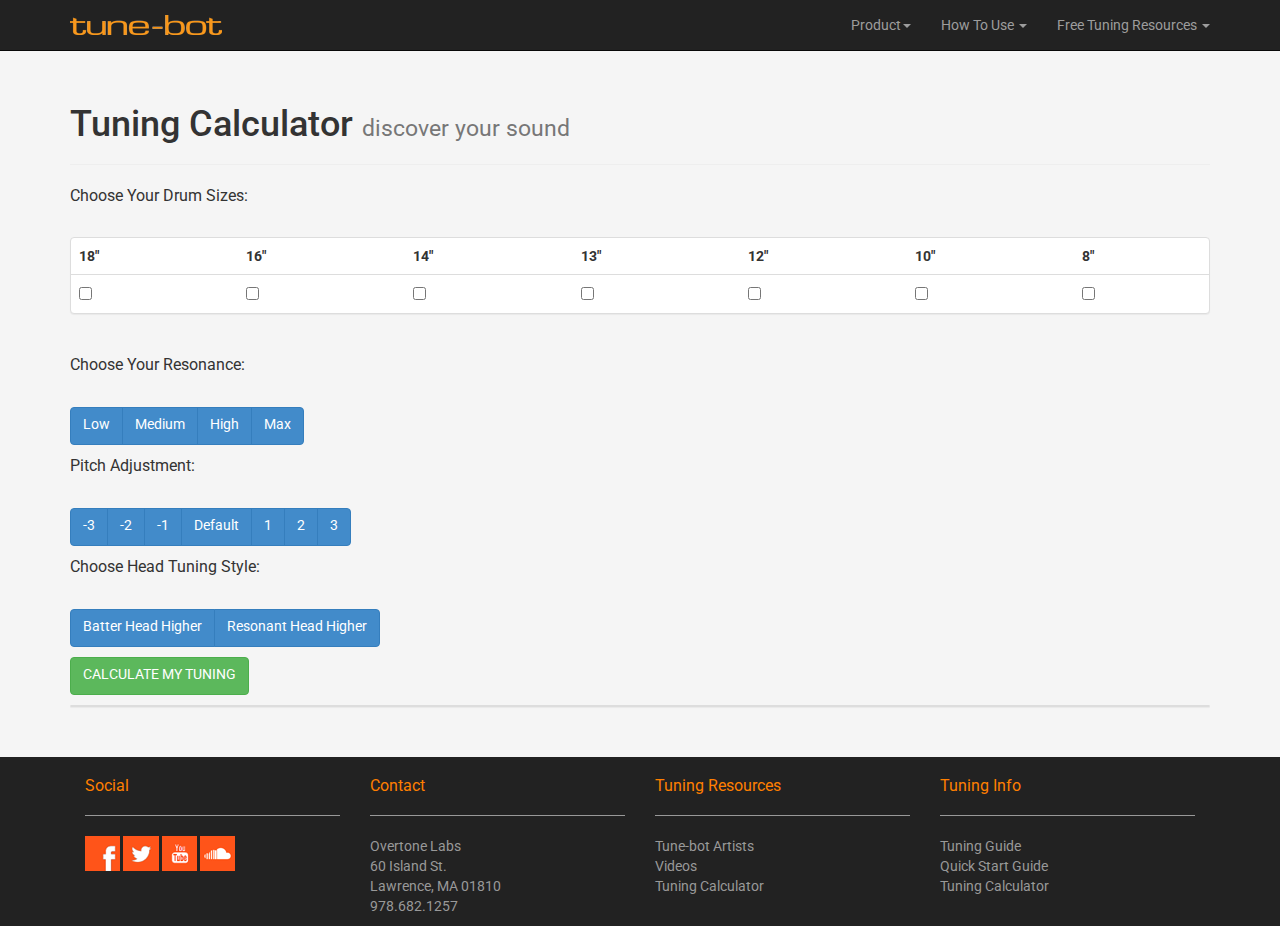
<file: calculator.html>
<!DOCTYPE html>
<html lang="en">

<head>

    <meta charset="utf-8">
    <meta http-equiv="X-UA-Compatible" content="IE=edge">
    <meta name="viewport" content="width=device-width, initial-scale=1">
    <meta name="description" content="">
    <meta name="author" content="">

    <title>Tune Bot Drum Tuner</title>

    <!-- Bootstrap Core CSS -->
    <link href="css/bootstrap.min.css" rel="stylesheet">

    <!-- Custom CSS -->
    <link href="css/style.css" rel="stylesheet">

    <!-- Custom Fonts -->
    <link href="font-awesome-4.1.0/css/font-awesome.min.css" rel="stylesheet" type="text/css">

    <!-- HTML5 Shim and Respond.js IE8 support of HTML5 elements and media queries -->
    <!-- WARNING: Respond.js doesn't work if you view the page via file:// -->
    <!--[if lt IE 9]>
        <script src="https://oss.maxcdn.com/libs/html5shiv/3.7.0/html5shiv.js"></script>
        <script src="https://oss.maxcdn.com/libs/respond.js/1.4.2/respond.min.js"></script>
    <![endif]-->

</head>

<body>

    <!-- Navigation -->
    <nav class="navbar navbar-inverse navbar-fixed-top" role="navigation">
        <div class="container">
            <!-- Brand and toggle get grouped for better mobile display -->
            <div class="navbar-header">
                <button type="button" class="navbar-toggle" data-toggle="collapse" data-target="#bs-example-navbar-collapse-1">
                    <span class="sr-only">Toggle navigation</span>
                    <span class="icon-bar"></span>
                    <span class="icon-bar"></span>
                    <span class="icon-bar"></span>
                </button>
                <a class="navbar-brand" href="index.html"> <img src="img/toplogo.png"/> </a>
            </div>
            <!-- Collect the nav links, forms, and other content for toggling -->
            <div class="collapse navbar-collapse" id="bs-example-navbar-collapse-1">
                <ul class="nav navbar-nav navbar-right">
                    <li class="dropdown">
                        <a href="#" class="dropdown-toggle" data-toggle="dropdown">Product<b class="caret"></b></a>
                        <ul class="dropdown-menu">
                            <li>
                                <a href="product.html">Tune-bot</a>
                            </li>
                            <li>
                                <a href="buy.html">Buy</a>
                            </li>
                            <li>
                                <a href="video.html">Videos</a>
                            </li>
                        </ul>
                    </li>
                   <li class="dropdown">
                        <a href="#" class="dropdown-toggle" data-toggle="dropdown">How To Use <b class="caret"></b></a>
                        <ul class="dropdown-menu">
                            <li>
                                <a href="instruction.html">Instructions</a>
                            </li>
                            <li>
                                <a href="video.html">Videos</a>
                            </li>
                            <li>
                                <a href="tuning-guide.html">Tuning Guide</a>
                            </li>

                        </ul>
                    </li>

                    <li class="dropdown">
                        <a href="#" class="dropdown-toggle" data-toggle="dropdown">Free Tuning Resources <b class="caret"></b></a>
                        <ul class="dropdown-menu">
                            <li>
                                <a href="tuning-guide.html">Tuning Guide</a>
                            </li>
                            <li>
                                <a href="calculator.html">Tuning Calculator</a>
                            </li>
                            <li>
                                <a href="artist-tuning.html">Artist Tunings</a>
                            </li>
                            <li>
                                <a href="video.html">Videos</a>
                            </li>

                        </ul>
                    </li>


                </ul>
            </div>
            <!-- /.navbar-collapse -->
        </div>
        <!-- /.container -->
    </nav>




    <!-- Page Content -->
    <div class="main-content">
    <div class="container main-margin">
	<!-- Page Content -->
<div class= "calculator">

<div class="page-header">
<h1>Tuning Calculator <small> discover your sound </small></h1>
</div>

<p> Choose Your Drum Sizes: </p> </br>
<div class="panel panel-default">
<table class="table"><tr><th>18"</th><th>16"</th><th>14"</th><th>13"</th><th>12"</th><th>10"</th><th>8"</th></tr>
<tr>
<td>
<input id="eighteen" name="eighteen" type="checkbox" onclick="myFunction(18)"/>
</td>
<td>
<input id="sixteen" name="sixteen" type="checkbox" onclick="myFunction(16)"/>
</td>
<td>
<input id="fourteen" name="fourteen" type="checkbox" onclick="myFunction(14)"/>
</td>
<td>
<input id="thirteen" name="thirteen" type="checkbox" onclick="myFunction(13)"/>
</td>
<td>
<input id="twelve" name="twelve" type="checkbox" onclick="myFunction(12)"/>
</td>
<td>
<input id="ten" name="ten" type="checkbox" onclick="myFunction(10)"/>
</td>
<td>
<input id="eight" name="eight" type="checkbox" onclick="myFunction(8)"/>
</td>
</tr>
</table>
</div>
</br>

<p> Choose Your Resonance: </p> </br>

<div class="btn-group" role="group">
<button class="btn btn-primary" onclick="myFunction('low')">Low</button>
<button class="btn btn-primary" onclick="myFunction('medium')">Medium</button>
<button class="btn btn-primary" onclick="myFunction('high')">High</button>
<button class="btn btn-primary" onclick="myFunction('max')">Max</button>
</div>

</br>

<p> Pitch Adjustment: </p> </br>
<div class="btn-group" role="group">
<button class="btn btn-primary" onclick="myFunction('neg-three')">-3</button>
<button class="btn btn-primary" onclick="myFunction('neg-two')">-2</button>
<button class="btn btn-primary" onclick="myFunction('neg-one')">-1</button>
<button class="btn btn-primary" onclick="myFunction('zero')">Default</button>
<button class="btn btn-primary" onclick="myFunction('one')">1</button>
<button class="btn btn-primary" onclick="myFunction('two')">2</button>
<button class="btn btn-primary" onclick="myFunction('three')">3</button>
</div>

</br>

<p> Choose Head Tuning Style: </p> </br>

<div class="btn-group" role="group">
<button class="btn btn-primary" onclick="myFunction('batter-higher')">Batter Head Higher</button>
<button class="btn btn-primary" onclick="myFunction('reso-higher')">Resonant Head Higher</button>
</div>

</br>
<button class="btn btn-success" onClick="myFunction(0)">CALCULATE MY TUNING</button>


<div class="panel panel-default">
  <table id="out" class="table">
  </table>
</div>


</div> <!-- ending calc div tag -->






	<!-- closing container and main content dont delete -->
    </div>
    </div>
    <!-- /.footer -->
    <div class="custom-footer">
        <div class="container">



          <div class="col-sm-3">
          <h3>Social</h3>
          <hr>
          <a href= "https://www.facebook.com/pages/Overtone-Labs/233100610086495?sk=wall"><img src="img/facebook.png"/></a>
          <a href= "https://twitter.com/tunebotdrum"><img src="img/twitter.png"/></a>
          <a href= "https://www.youtube.com/user/Mremilioish"><img src="img/youtube.png"/></a>
          <a href= "https://soundcloud.com/overtone-labs"><img src="img/soundcloud.png"/></a>

          </div>
          <div class="col-sm-3">
          <h3>Contact</h3>
          <hr>
          <p>Overtone Labs</br>
          60 Island St.</br>
          Lawrence, MA 01810</br>
          978.682.1257</p>
          </div>
          <div class="col-sm-3">
          <h3>Tuning Resources</h3>
          <hr>
          <a href="artist-tuning.html">Tune-bot Artists</a></br>
          <a href="video.html">Videos</a></br>
          <a href="calculator.html">Tuning Calculator</a></br>
          </div>
          <div class="col-sm-3">
          <h3>Tuning Info</h3>
          <hr>
          <a href="tuning-guide.html">Tuning Guide</a></br>
          <a href="instruction.html">Quick Start Guide</a></br>
          <a href="calculator.html">Tuning Calculator</a></br>
          </div>

        </div>
        </div>

    <!-- jQuery -->
    <script src="js/jquery.js"></script>

    <!-- Bootstrap Core JavaScript -->
    <script src="js/bootstrap.min.js"></script>


    <script src="js/simple.js">
    </script>

  <script type= "text/javaScript">
  var _gaq = _gaq || [];
  _gaq.push(['_setAccount', 'UA-25419902-1']);
  _gaq.push(['_trackPageview']);

  (function() {
    var ga = document.createElement('script'); ga.type = 'text/javascript'; ga.async = true;
    ga.src = ('https:' == document.location.protocol ? 'https://ssl' : 'http://www') + '.google-analytics.com/ga.js';
    var s = document.getElementsByTagName('script')[0]; s.parentNode.insertBefore(ga, s);
  })();

  </script>


</body>

</html>
</file>
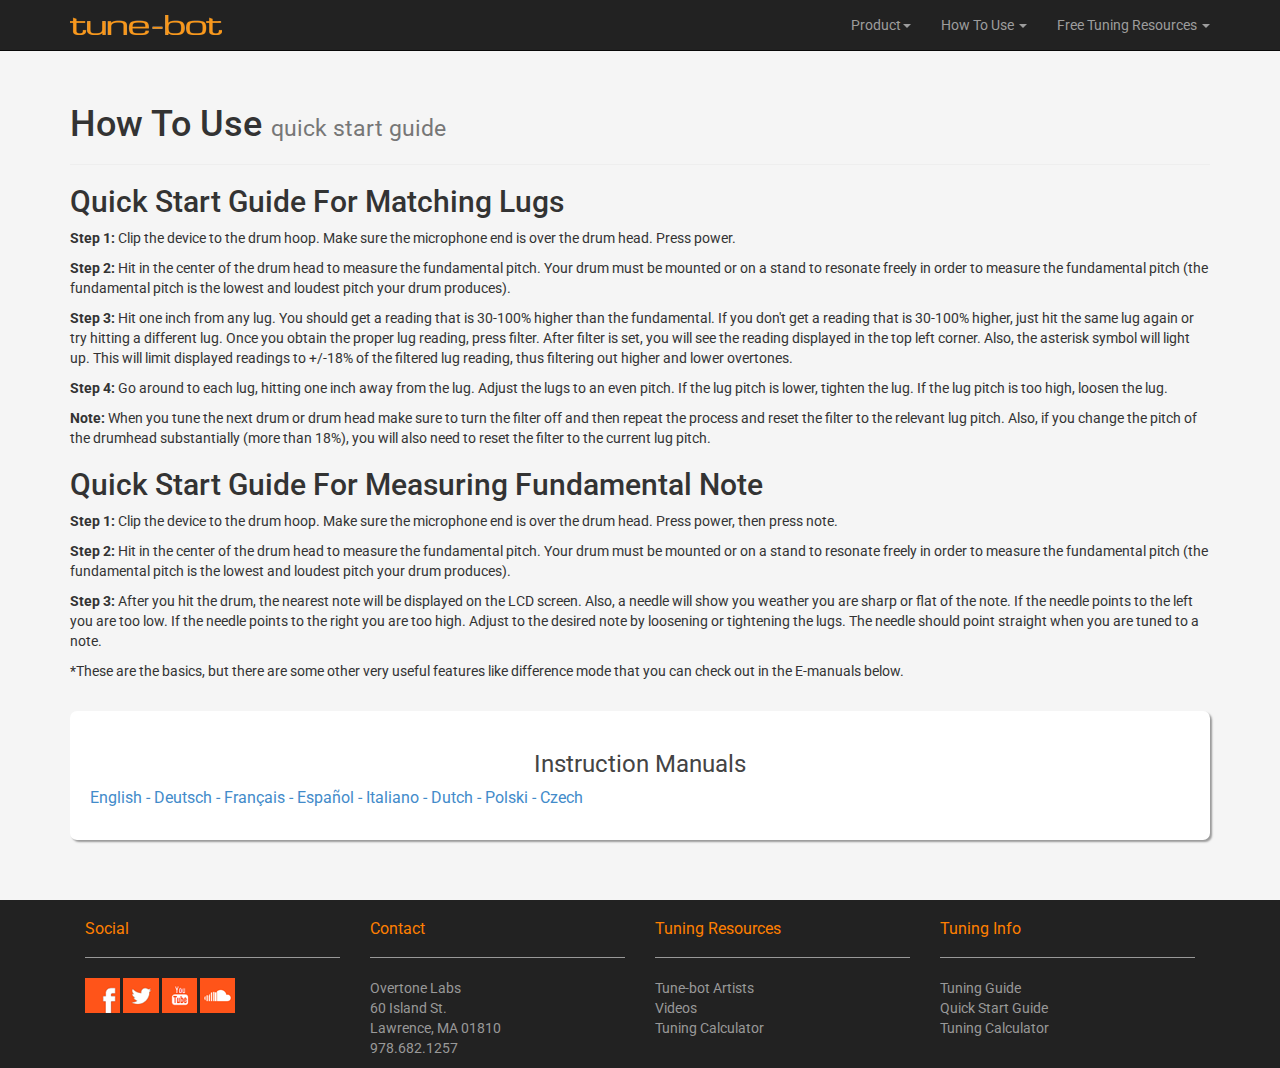
<file: instruction.html>
<!DOCTYPE html>
<html lang="en">

<head>

    <meta charset="utf-8">
    <meta http-equiv="X-UA-Compatible" content="IE=edge">
    <meta name="viewport" content="width=device-width, initial-scale=1">
    <meta name="description" content="">
    <meta name="author" content="">

    <title>Tune Bot Drum Tuner</title>

    <!-- Bootstrap Core CSS -->
    <link href="css/bootstrap.min.css" rel="stylesheet">

    <!-- Custom CSS -->
    <link href="css/style.css" rel="stylesheet">

    <!-- Custom Fonts -->
    <link href="font-awesome-4.1.0/css/font-awesome.min.css" rel="stylesheet" type="text/css">

    <!-- HTML5 Shim and Respond.js IE8 support of HTML5 elements and media queries -->
    <!-- WARNING: Respond.js doesn't work if you view the page via file:// -->
    <!--[if lt IE 9]>
        <script src="https://oss.maxcdn.com/libs/html5shiv/3.7.0/html5shiv.js"></script>
        <script src="https://oss.maxcdn.com/libs/respond.js/1.4.2/respond.min.js"></script>
    <![endif]-->

</head>

<body>

    <!-- Navigation -->
    <nav class="navbar navbar-inverse navbar-fixed-top" role="navigation">
        <div class="container">
            <!-- Brand and toggle get grouped for better mobile display -->
            <div class="navbar-header">
                <button type="button" class="navbar-toggle" data-toggle="collapse" data-target="#bs-example-navbar-collapse-1">
                    <span class="sr-only">Toggle navigation</span>
                    <span class="icon-bar"></span>
                    <span class="icon-bar"></span>
                    <span class="icon-bar"></span>
                </button>
                <a class="navbar-brand" href="index.html"> <img src="img/toplogo.png"/> </a>
            </div>
            <!-- Collect the nav links, forms, and other content for toggling -->
            <div class="collapse navbar-collapse" id="bs-example-navbar-collapse-1">
                <ul class="nav navbar-nav navbar-right">
                    <li class="dropdown">
                        <a href="#" class="dropdown-toggle" data-toggle="dropdown">Product<b class="caret"></b></a>
                        <ul class="dropdown-menu">
                            <li>
                                <a href="product.html">Tune-bot</a>
                            </li>
                            <li>
                                <a href="buy.html">Buy</a>
                            </li>
                            <li>
                                <a href="video.html">Videos</a>
                            </li>
                        </ul>
                    </li>
                   <li class="dropdown">
                        <a href="#" class="dropdown-toggle" data-toggle="dropdown">How To Use <b class="caret"></b></a>
                        <ul class="dropdown-menu">
                            <li>
                                <a href="instruction.html">Instructions</a>
                            </li>
                            <li>
                                <a href="video.html">Videos</a>
                            </li>
                            <li>
                                <a href="tuning-guide.html">Tuning Guide</a>
                            </li>

                        </ul>
                    </li>

                    <li class="dropdown">
                        <a href="#" class="dropdown-toggle" data-toggle="dropdown">Free Tuning Resources <b class="caret"></b></a>
                        <ul class="dropdown-menu">
                            <li>
                                <a href="tuning-guide.html">Tuning Guide</a>
                            </li>
                            <li>
                                <a href="calculator.html">Tuning Calculator</a>
                            </li>
                            <li>
                                <a href="artist-tuning.html">Artist Tunings</a>
                            </li>
                            <li>
                                <a href="video.html">Videos</a>
                            </li>

                        </ul>
                    </li>


                </ul>
            </div>
            <!-- /.navbar-collapse -->
        </div>
        <!-- /.container -->
    </nav>




    <!-- Page Content -->
    <div class="main-content">
    <div class="container main-margin">
  <!-- Page Content -->
  <div class="page-header">
  <h1>How To Use <small> quick start guide</small></h1>
  </div>

  <h2>Quick Start Guide For Matching Lugs</h2>
<p><strong>Step 1: </strong>Clip the device to the drum hoop. Make sure the microphone end is over the drum head. Press power.</p>
<p><strong>Step 2: </strong>Hit in the center of the drum head to measure the fundamental pitch. Your drum must be mounted or on a stand to resonate freely in order to measure the fundamental pitch (the fundamental pitch is the lowest and loudest pitch your drum produces).</p>
<p><strong>Step 3:</strong> Hit one inch from any lug. You should get a reading that is 30-100% higher than the fundamental. If you don't get a reading that is 30-100% higher, just hit the same lug again or try hitting a different lug. Once you obtain the proper lug reading, press filter. After filter is set, you will see the reading displayed in the top left corner. Also, the asterisk symbol will light up. This will limit displayed readings to +/-18% of the filtered lug reading, thus filtering out higher and lower overtones.</p>
<p><strong>Step 4: </strong>Go around to each lug, hitting one inch away from the lug. Adjust the lugs to an even pitch. If the lug pitch is lower, tighten the lug. If the lug pitch is too high, loosen the lug.</p>

<p><strong>Note: </strong>When you tune the next drum or drum head make sure to turn the filter off and then repeat the process and reset the filter to the relevant lug pitch. Also, if you change the pitch of the drumhead substantially (more than 18%), you will also need to reset the filter to the current lug pitch.</p>
<h2>Quick Start Guide For Measuring Fundamental Note</h2>
<p><strong>Step 1: </strong>Clip the device to the drum hoop. Make sure the microphone end is over the drum head. Press power, then press note. </p>
<p><strong>Step 2:</strong> Hit in the center of the drum head to measure the fundamental pitch. Your drum must be mounted or on a stand to resonate freely in order to measure the fundamental pitch (the fundamental pitch is the lowest and loudest pitch your drum produces).</p>
<p><strong>Step 3: </strong>After you hit the drum, the nearest note will be displayed on the LCD screen. Also, a needle will show you weather you are sharp or flat of the note. If the needle points to the left you are too low. If the needle points to the right you are too high. Adjust to the desired note by loosening or tightening the lugs. The needle should point straight when you are tuned to a note.</p>


<p>*These are the basics, but there are some other very useful features like difference mode that you can check out in the E-manuals below.</p>

<div class="border">
<h3>Instruction Manuals</h3>
<p><a href="tunebotemanual.pdf">English -   </a>
<a href="manual_german.pdf">Deutsch -   </a>
<a href="manual_french.pdf">Français -   </a>
<a href="manual_spanish.pdf">Español  -  </a>
<a href="manual_italian.pdf">Italiano -   </a>
<a href="manual_dutch.pdf">Dutch - </a>
<a href="manual_polish.pdf">Polski - </a>
<a href="manual_czech.pdf">Czech</a></p>
</div>


  <!-- closing container and main content dont delete -->
    </div>
    </div>
    <!-- /.footer -->
    <div class="custom-footer">
        <div class="container">



          <div class="col-sm-3">
          <h3>Social</h3>
          <hr>
          <a href= "https://www.facebook.com/pages/Overtone-Labs/233100610086495?sk=wall"><img src="img/facebook.png"/></a>
          <a href= "https://twitter.com/tunebotdrum"><img src="img/twitter.png"/></a>
          <a href= "https://www.youtube.com/user/Mremilioish"><img src="img/youtube.png"/></a>
          <a href= "https://soundcloud.com/overtone-labs"><img src="img/soundcloud.png"/></a>

          </div>
          <div class="col-sm-3">
          <h3>Contact</h3>
          <hr>
          <p>Overtone Labs</br>
          60 Island St.</br>
          Lawrence, MA 01810</br>
          978.682.1257</p>
          </div>
          <div class="col-sm-3">
          <h3>Tuning Resources</h3>
          <hr>
          <a href="artist-tuning.html">Tune-bot Artists</a></br>
          <a href="video.html">Videos</a></br>
          <a href="calculator.html">Tuning Calculator</a></br>
          </div>
          <div class="col-sm-3">
          <h3>Tuning Info</h3>
          <hr>
          <a href="tuning-guide.html">Tuning Guide</a></br>
          <a href="instruction.html">Quick Start Guide</a></br>
          <a href="calculator.html">Tuning Calculator</a></br>
          </div>


        </div>
        </div>

    <!-- jQuery -->
    <script src="js/jquery.js"></script>

    <!-- Bootstrap Core JavaScript -->
    <script src="js/bootstrap.min.js"></script>




  <script type= "text/javaScript">
  var _gaq = _gaq || [];
  _gaq.push(['_setAccount', 'UA-25419902-1']);
  _gaq.push(['_trackPageview']);

  (function() {
    var ga = document.createElement('script'); ga.type = 'text/javascript'; ga.async = true;
    ga.src = ('https:' == document.location.protocol ? 'https://ssl' : 'http://www') + '.google-analytics.com/ga.js';
    var s = document.getElementsByTagName('script')[0]; s.parentNode.insertBefore(ga, s);
  })();
</script>


</body>

</html>
</file>
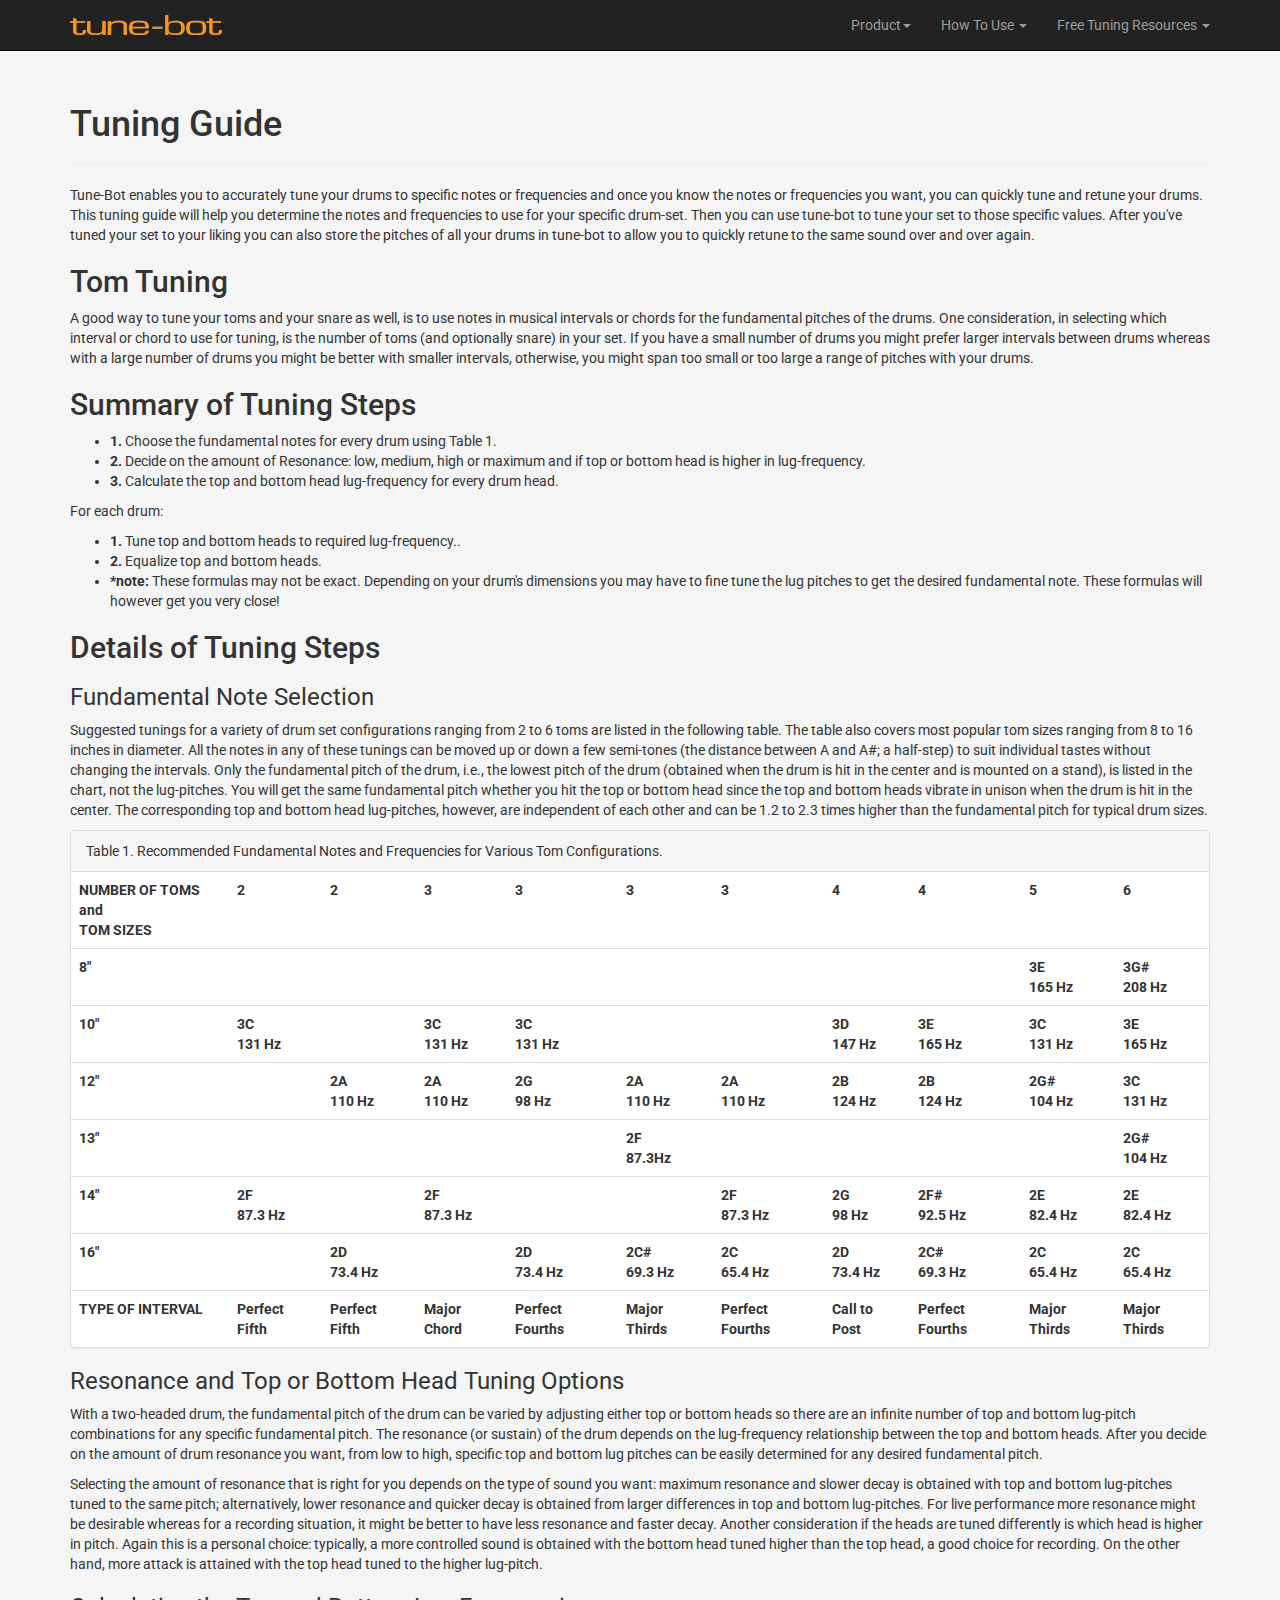
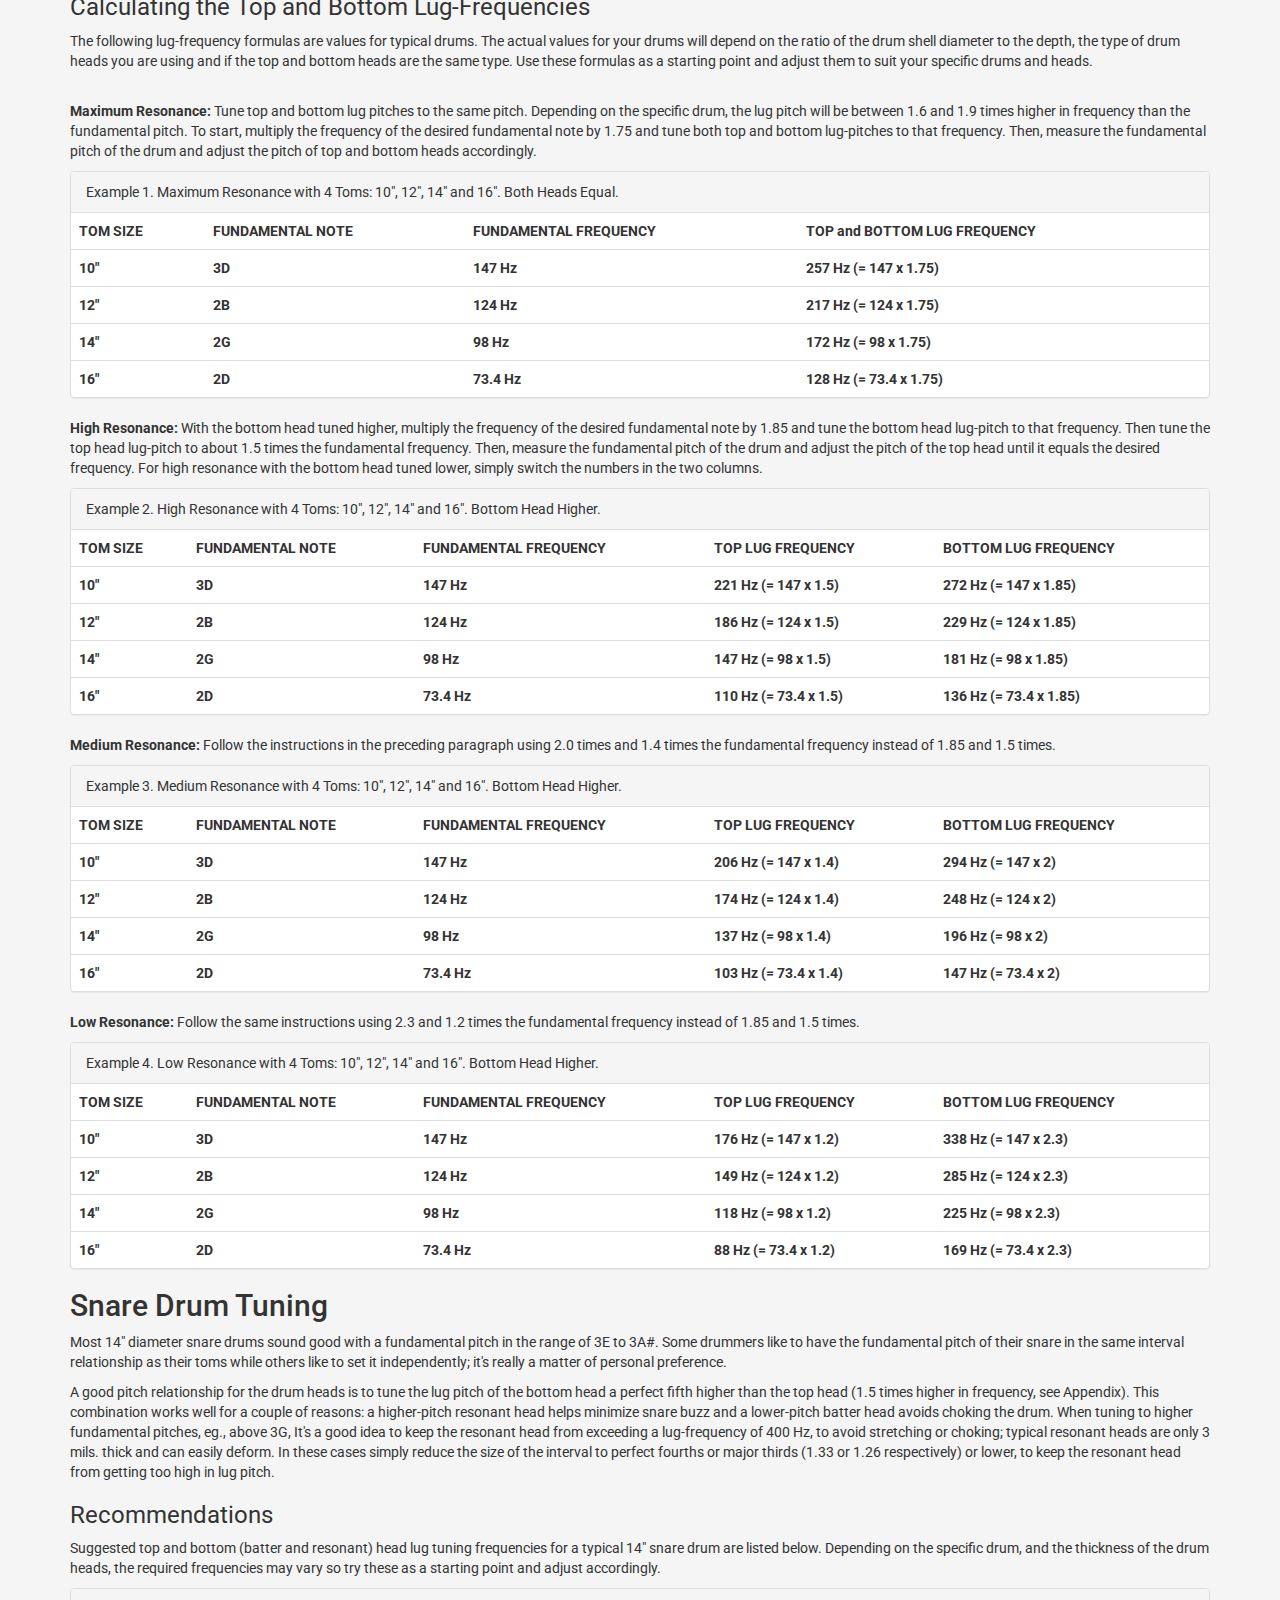
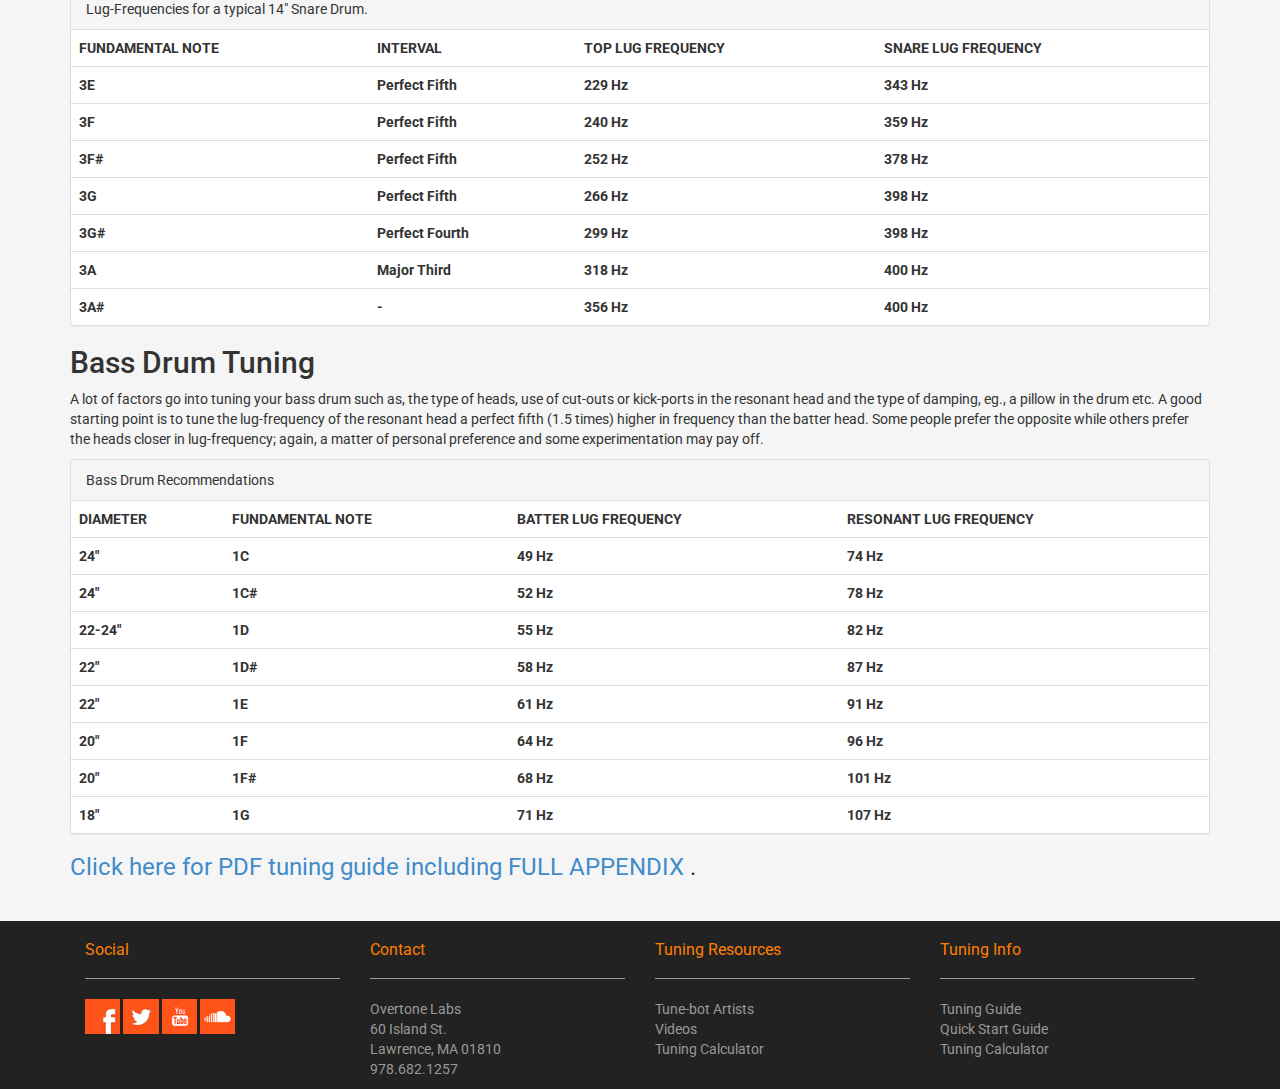
<file: tuning-guide.html>
<!DOCTYPE html>
<html lang="en">

<head>

    <meta charset="utf-8">
    <meta http-equiv="X-UA-Compatible" content="IE=edge">
    <meta name="viewport" content="width=device-width, initial-scale=1">
    <meta name="description" content="">
    <meta name="author" content="">

    <title>Tune Bot Drum Tuner</title>

    <!-- Bootstrap Core CSS -->
    <link href="css/bootstrap.min.css" rel="stylesheet">

    <!-- Custom CSS -->
    <link href="css/style.css" rel="stylesheet">

    <!-- Custom Fonts -->
    <link href="font-awesome-4.1.0/css/font-awesome.min.css" rel="stylesheet" type="text/css">

    <!-- HTML5 Shim and Respond.js IE8 support of HTML5 elements and media queries -->
    <!-- WARNING: Respond.js doesn't work if you view the page via file:// -->
    <!--[if lt IE 9]>
        <script src="https://oss.maxcdn.com/libs/html5shiv/3.7.0/html5shiv.js"></script>
        <script src="https://oss.maxcdn.com/libs/respond.js/1.4.2/respond.min.js"></script>
    <![endif]-->

</head>

<body>

    <!-- Navigation -->
    <nav class="navbar navbar-inverse navbar-fixed-top" role="navigation">
        <div class="container">
            <!-- Brand and toggle get grouped for better mobile display -->
            <div class="navbar-header">
                <button type="button" class="navbar-toggle" data-toggle="collapse" data-target="#bs-example-navbar-collapse-1">
                    <span class="sr-only">Toggle navigation</span>
                    <span class="icon-bar"></span>
                    <span class="icon-bar"></span>
                    <span class="icon-bar"></span>
                </button>
                <a class="navbar-brand" href="index.html"> <img src="img/toplogo.png"/> </a>
            </div>
            <!-- Collect the nav links, forms, and other content for toggling -->
            <div class="collapse navbar-collapse" id="bs-example-navbar-collapse-1">
                <ul class="nav navbar-nav navbar-right">
                    <li class="dropdown">
                        <a href="#" class="dropdown-toggle" data-toggle="dropdown">Product<b class="caret"></b></a>
                        <ul class="dropdown-menu">
                            <li>
                                <a href="product.html">Tune-bot</a>
                            </li>
                            <li>
                                <a href="buy.html">Buy</a>
                            </li>
                            <li>
                                <a href="video.html">Videos</a>
                            </li>
                        </ul>
                    </li>
                   <li class="dropdown">
                        <a href="#" class="dropdown-toggle" data-toggle="dropdown">How To Use <b class="caret"></b></a>
                        <ul class="dropdown-menu">
                            <li>
                                <a href="instruction.html">Instructions</a>
                            </li>
                            <li>
                                <a href="video.html">Videos</a>
                            </li>
                            <li>
                                <a href="tuning-guide.html">Tuning Guide</a>
                            </li>

                        </ul>
                    </li>

                    <li class="dropdown">
                        <a href="#" class="dropdown-toggle" data-toggle="dropdown">Free Tuning Resources <b class="caret"></b></a>
                        <ul class="dropdown-menu">
                            <li>
                                <a href="tuning-guide.html">Tuning Guide</a>
                            </li>
                            <li>
                                <a href="calculator.html">Tuning Calculator</a>
                            </li>
                            <li>
                                <a href="artist-tuning.html">Artist Tunings</a>
                            </li>
                            <li>
                                <a href="video.html">Videos</a>
                            </li>

                        </ul>
                    </li>


                </ul>
            </div>
            <!-- /.navbar-collapse -->
        </div>
        <!-- /.container -->
    </nav>




    <!-- Page Content -->
    <div class="main-content">
    <div class="container main-margin">
  <!-- Page Content -->
  <div class="page-header">
  <h1>Tuning Guide</h1>
  </div>

  <p>Tune-Bot enables you to accurately tune your drums to specific notes or frequencies and once you know the notes or frequencies you want, you can quickly tune and retune your drums. This tuning guide will help you determine the notes and frequencies to use for your specific drum-set.  Then you can use tune-bot to tune your set to those specific values. After you've tuned your set to your liking you can also store the pitches of all your drums in tune-bot to allow you to quickly retune to the same sound over and over again.</p>
  <h2>Tom Tuning</h2>
  <p>A good way to tune your toms and your snare as well, is to use notes in musical intervals or chords for the fundamental pitches of the drums. One consideration, in selecting which interval or chord to use for tuning, is the number of toms (and optionally snare) in your set. If you have a small number of drums you might prefer larger intervals between drums whereas with a large number of drums you might be better with smaller intervals, otherwise, you might span too small or too large a range of pitches with your drums.</p>
  <h2>Summary of Tuning Steps</h2>
  <ul>
  <li><strong>1.</strong> Choose the fundamental notes for every drum using Table 1. </li>
  <li><strong>2.</strong> Decide on the amount of Resonance: low, medium, high or maximum and if top or bottom head is higher in lug-frequency. </li>
  <li><strong>3.</strong> Calculate the top and bottom head lug-frequency for every drum head.</li>
</ul>
  <p>For each drum:</p>
  <ul>
  <li><strong>1. </strong>Tune top and bottom heads to required lug-frequency..</li>
  <li><strong>2. </strong>Equalize top and bottom heads.</li>
  <li><strong>*note: </strong>These formulas may not be exact. Depending on your drum's dimensions you may have to fine tune the lug pitches to get the desired fundamental note. These formulas will however get you very close!</li>
</ul>
  <h2>Details of Tuning Steps</h2>
  <h3>Fundamental Note Selection</h3>
  <p>Suggested tunings for a variety of drum set configurations ranging from 2 to 6 toms are listed in the following table. The table also covers most popular tom sizes ranging from 8 to 16 inches in diameter. All the notes in any of these tunings can be moved up or down a few semi-tones (the distance between A and A#; a half-step) to suit individual tastes without changing the intervals. Only the fundamental pitch of the drum, i.e., the lowest pitch of the drum (obtained when the drum is hit in the center and is mounted on a stand), is listed in the chart, not the lug-pitches. You will get the same fundamental pitch whether you hit the top or bottom head since the top and bottom heads vibrate in unison when the drum is hit in the center. The corresponding top and bottom head lug-pitches, however, are independent of each other and can be 1.2 to 2.3 times higher than the fundamental pitch for typical drum sizes.</p>
<div class="panel panel-default">
<div class="panel-heading">Table 1. Recommended Fundamental Notes and Frequencies for Various Tom Configurations.</div>
<table class="table">
<tr>
<th><strong> NUMBER OF TOMS and<br />TOM SIZES </strong></th>
<th><strong>2</strong></th>
<th><strong>2</strong></th>
<th><strong>3</strong></th>
<th><strong>3</strong></th>
<th><strong>3</strong></th>
<th><strong>3</strong></th>
<th><strong>4</strong></th>
<th><strong>4</strong></th>
<th><strong>5</strong></th>
<th><strong>6</strong></th>
</tr>
<tr>
<th><strong>8"</strong></th>
<th></th>
<th></th>
<th></th>
<th></th>
<th></th>
<th></th>
<th></th>
<th></th>
<th>3E <br />165 Hz</th>
<th>  3G# <br />208 Hz
</th>
</tr>
<tr>
<th><strong>10"</strong></th>
<th>3C <br />131 Hz</th>
<th></th>
<th>3C <br />131 Hz</th>
<th>3C <br />131 Hz</th>
<th></th>
<th></th>
<th>3D<br />147 Hz</th>
<th>3E<br />165 Hz</th>
<th>3C <br />131 Hz</th>
<th>3E<br />165 Hz</th>
</tr>
<tr>
<th><strong>12"</strong></th>
<th></th>
<th>2A<br />110 Hz</th>
<th>2A<br />110 Hz</th>
<th>2G<br />98 Hz</th>
<th>2A<br />110 Hz</th>
<th>2A<br />110 Hz</th>
<th>2B<br />124 Hz</th>
<th>2B<br />124 Hz</th>
<th>2G#<br />104 Hz</th>
<th>3C<br />131 Hz</th>
</tr>
<tr>
<th><strong>13"</strong></th>
<th></th>
<th></th>
<th></th>
<th></th>
<th>2F<br />87.3Hz</th>
<th></th>
<th></th>
<th></th>
<th></th>
<th>2G#<br />104 Hz</th>
</tr>
<tr>
<th><strong>14"</strong></th>
<th>2F<br />87.3 Hz</th>
<th></th>
<th>2F<br />87.3 Hz</th>
<th></th>
<th></th>
<th>2F<br />87.3 Hz</th>
<th>2G<br />98 Hz</th>
<th>2F#<br />92.5 Hz</th>
<th>2E<br />82.4 Hz</th>
<th>2E<br />82.4 Hz</th>
</tr>
<tr>
<th><strong>16"</strong></th>
<th></th>
<th>2D<br />73.4 Hz</th>
<th></th>
<th>2D<br />73.4 Hz</th>
<th>2C#<br />69.3 Hz</th>
<th>2C<br />65.4 Hz</th>
<th>2D<br />73.4 Hz</th>
<th>2C#<br />69.3 Hz</th>
<th>2C<br />65.4 Hz</th>
<th>2C<br />65.4 Hz</th>
</tr>
<tr>
<th><strong>TYPE OF INTERVAL</strong></th>
<th>Perfect Fifth</th>
<th>Perfect Fifth</th>
<th>Major Chord</th>
<th>Perfect Fourths</th>
<th>Major Thirds</th>
<th>Perfect Fourths</th>
<th>Call to Post</th>
<th>Perfect Fourths</th>
<th>Major Thirds</th>
<th>Major Thirds</th>
</tr>
</table>
</div>


<h3>Resonance and Top or Bottom Head Tuning Options</h3>
<p>With a two-headed drum, the fundamental pitch of the drum can be varied by adjusting either top or bottom heads so there are an infinite number of top and bottom lug-pitch combinations for any specific fundamental pitch. The resonance (or sustain) of the drum depends on the lug-frequency relationship between the top and bottom heads. After you decide on the amount of drum resonance you want, from low to high, specific top and bottom lug pitches can be easily determined for any desired fundamental pitch.</p>
<P>Selecting the amount of resonance that is right for you depends on the type of sound you want: maximum resonance and slower decay is obtained with top and bottom lug-pitches tuned to the same pitch; alternatively, lower resonance and quicker decay is obtained from larger differences in top and bottom lug-pitches. For live performance more resonance might be desirable whereas for a recording situation, it might be better to have less resonance and faster decay. Another consideration if the heads are tuned differently is which head is higher in pitch. Again this is a personal choice: typically, a more controlled sound is obtained with the bottom head tuned higher than the top head, a good choice for recording. On the other hand, more attack is attained with the top head tuned to the higher lug-pitch.</P>
<h3>Calculating the Top and Bottom Lug-Frequencies</h3>
<p>The following lug-frequency formulas are values for typical drums. The actual values for your drums will depend on the ratio of the drum shell diameter to the depth, the type of drum heads you are using and if the top and bottom heads are the same type.  Use these formulas as a starting point and adjust them to suit your specific drums and heads.</p>
<br />
<p><strong>Maximum Resonance:</strong> Tune top and bottom lug pitches to the same pitch. Depending on the specific drum, the lug pitch will be between 1.6 and 1.9 times higher in frequency than the fundamental pitch. To start, multiply the frequency of the desired fundamental note by 1.75 and tune both top and bottom lug-pitches to that frequency. Then, measure the fundamental pitch of the drum and adjust the pitch of top and bottom heads accordingly.</p>
<div class="panel panel-default">
<div class="panel-heading">Example 1. Maximum Resonance with 4 Toms: 10", 12", 14" and 16". Both Heads Equal.</div>
<table class="table">
<tr>
<th>TOM SIZE</th>
<th>FUNDAMENTAL NOTE</th>
<th>FUNDAMENTAL FREQUENCY</th>
<th>TOP and BOTTOM LUG FREQUENCY</th>
</tr>
<tr>
<th>10"</th>
<th>3D</th>
<th>147 Hz</th>
<th>257 Hz (= 147 x 1.75)</th>
</tr>
<tr>
<th>12"</th>
<th>2B</th>
<th>124 Hz</th>
<th>217 Hz (= 124 x 1.75)</th>
</tr>
<tr>
<th>14"</th>
<th>2G</th>
<th>98 Hz</th>
<th>172 Hz (= 98 x 1.75)</th>
</tr>
<tr>
<th>16"</th>
<th>2D</th>
<th>73.4 Hz</th>
<th>128 Hz (= 73.4 x 1.75)</th>
</tr>
</table>
</div>


<p><strong>High Resonance:</strong> With the bottom head tuned higher, multiply the frequency of the desired fundamental note by 1.85 and tune the bottom head lug-pitch to that frequency. Then tune the top head lug-pitch to about 1.5 times the fundamental frequency. Then, measure the fundamental pitch of the drum and adjust the pitch of the top head until it equals the desired frequency.  For high resonance with the bottom head tuned lower, simply switch the numbers in the two columns.</p>
<div class="panel panel-default">
<div class="panel-heading">Example 2. High Resonance with 4 Toms: 10", 12", 14" and 16". Bottom Head Higher.</div>
<table class="table">
<tr>
<th>TOM SIZE</th>
<th>FUNDAMENTAL NOTE</th>
<th>FUNDAMENTAL FREQUENCY</th>
<th>TOP LUG FREQUENCY</th>
<th>BOTTOM LUG FREQUENCY</th>
</tr>
<tr>
<th>10"</th>
<th>3D</th>
<th>147 Hz</th>
<th>221 Hz (= 147 x 1.5)</th>
<th>272 Hz (= 147 x 1.85)</th>
</tr>
<tr>
<th>12"</th>
<th>2B</th>
<th>124 Hz</th>
<th>186 Hz (= 124 x 1.5)</th>
<th>229 Hz (= 124 x 1.85)</th>
</tr>
<tr>
<th>14"</th>
<th>2G</th>
<th>98 Hz</th>
<th>147 Hz (= 98 x 1.5)</th>
<th>181 Hz (= 98 x 1.85)</th>
</tr>
<tr>
<th>16"</th>
<th>2D</th>
<th>73.4 Hz</th>
<th>110 Hz (=  73.4 x 1.5)</th>
<th>136 Hz (= 73.4 x 1.85)</th>
</tr>
</table>
</div>

<p><strong>Medium Resonance:</strong> Follow the instructions in the preceding paragraph using 2.0 times and 1.4 times the fundamental frequency instead of 1.85 and 1.5 times.</p>
<div class="panel panel-default">
<div class="panel-heading">Example 3. Medium Resonance with 4 Toms: 10", 12", 14" and 16". Bottom Head Higher.</div>
<table class="table">
<tr>
<th>TOM SIZE</th>
<th>FUNDAMENTAL NOTE</th>
<th>FUNDAMENTAL FREQUENCY</th>
<th>TOP LUG FREQUENCY</th>
<th>BOTTOM LUG FREQUENCY</th>
</tr>
<tr>
<th>10"</th>
<th>3D</th>
<th>147 Hz</th>
<th>206 Hz (= 147 x 1.4)</th>
<th>294 Hz (= 147 x 2)</th>
</tr>
<tr>
<th>12"</th>
<th>2B</th>
<th>124 Hz</th>
<th>174 Hz (= 124 x 1.4)</th>
<th>248 Hz (= 124 x 2)</th>
</tr>
<tr>
<th>14"</th>
<th>2G</th>
<th>98 Hz</th>
<th>137 Hz (= 98 x 1.4)</th>
<th>196 Hz (= 98 x 2)</th>
</tr>
<tr>
<th>16"</th>
<th>2D</th>
<th>73.4 Hz</th>
<th>103 Hz (=  73.4 x 1.4)</th>
<th>147 Hz (= 73.4 x 2)</th>
</tr>
</table>
</div>

<p><strong>Low Resonance:</strong> Follow the same instructions using 2.3 and 1.2 times the fundamental frequency instead of 1.85 and 1.5 times.</p>

<div class="panel panel-default">
<div class="panel-heading">Example 4. Low Resonance with 4 Toms: 10", 12", 14" and 16". Bottom Head Higher.</div>
<table class="table">
<tr>
<th>TOM SIZE</th>
<th>FUNDAMENTAL NOTE</th>
<th>FUNDAMENTAL FREQUENCY</th>
<th>TOP LUG FREQUENCY</th>
<th>BOTTOM LUG FREQUENCY</th>
</tr>
<tr>
<th>10"</th>
<th>3D</th>
<th>147 Hz</th>
<th>176 Hz (= 147 x 1.2)</th>
<th>338  Hz (= 147 x 2.3)</th>
</tr>
<tr>
<th>12"</th>
<th>2B</th>
<th>124 Hz</th>
<th>149 Hz (= 124 x 1.2)</th>
<th>285 Hz (= 124 x 2.3)</th>
</tr>
<tr>
<th>14"</th>
<th>2G</th>
<th>98 Hz</th>
<th>118 Hz (= 98 x 1.2)</th>
<th>225 Hz (= 98 x 2.3)</th>
</tr>
<tr>
<th>16"</th>
<th>2D</th>
<th>73.4 Hz</th>
<th>88 Hz (=  73.4 x 1.2)</th>
<th>169 Hz (= 73.4 x 2.3)</th>
</tr>
</table>
</div>

<h2>Snare Drum Tuning</h2>
<p>Most 14" diameter snare drums sound good with a fundamental pitch in the range of 3E to 3A#. Some drummers like to have the fundamental pitch of their snare in the same interval relationship as their toms while others like to set it independently; it's really a matter of personal preference.</p>
<p>A good pitch relationship for the drum heads is to tune the lug pitch of the bottom head a perfect fifth higher than the top head (1.5 times higher in frequency, see Appendix).  This combination works well for a couple of reasons: a higher-pitch resonant head helps minimize snare buzz and a lower-pitch batter head avoids choking the drum. When tuning to higher fundamental pitches, eg., above 3G, It's a good idea to keep the resonant head from exceeding a lug-frequency of 400 Hz, to avoid stretching or choking; typical resonant heads are only 3 mils. thick and can easily deform.  In these cases simply reduce the size of the interval to perfect fourths or major thirds (1.33 or 1.26 respectively) or lower, to keep the resonant head from getting too high in lug pitch.</p>
<h3>Recommendations</h3>
<p>Suggested top and bottom (batter and resonant) head lug tuning frequencies for a typical 14" snare drum are listed below. Depending on the specific drum, and the thickness of the drum heads, the required frequencies may vary so try these as a starting point and adjust accordingly.</p>

<div class="panel panel-default">
<div class="panel-heading">Lug-Frequencies for a typical 14" Snare Drum.</div>
<table class="table">
<tr>
<th>FUNDAMENTAL NOTE</th>
<th>INTERVAL</th>
<th>TOP LUG FREQUENCY</th>
<th>SNARE LUG FREQUENCY</th>
</tr>
<tr>
<th>3E</th>
<th>Perfect Fifth</th>
<th>229 Hz</th>
<th>343 Hz</th>
</tr>
<tr>
<th>3F</th>
<th>Perfect Fifth</th>
<th>240 Hz</th>
<th>359 Hz</th>
</tr>
<tr>
<th>3F#</th>
<th>Perfect Fifth</th>
<th>252 Hz</th>
<th>378 Hz</th>
</tr>
<tr>
<th>3G</th>
<th>Perfect Fifth</th>
<th>266 Hz</th>
<th>398 Hz</th>
</tr>
<tr>
<th>3G#</th>
<th>Perfect Fourth</th>
<th>299 Hz</th>
<th>398 Hz</th>
</tr>
<tr>
<th>3A</th>
<th>Major Third</th>
<th>318 Hz</th>
<th>400 Hz</th>
</tr>
<tr>
<th>3A#</th>
<th> - </th>
<th>356 Hz</th>
<th>400 Hz</th>
</tr>
</table>
</div>

<h2>Bass Drum Tuning</h2>
<p> A lot of factors go into tuning your bass drum such as, the type of heads, use of cut-outs or kick-ports in the resonant head and the type of damping, eg., a pillow in the drum etc. A good starting point is to tune the lug-frequency of the resonant head a perfect fifth (1.5 times) higher in frequency than the batter head. Some people prefer the opposite while others prefer the heads closer in lug-frequency; again, a matter of personal preference and some experimentation may pay off.</p>
<div class="panel panel-default">
<div class="panel-heading">Bass Drum Recommendations</div>
<table class ="table">
<tr>
<th>DIAMETER</th>
<th>FUNDAMENTAL NOTE</th>
<th>BATTER LUG FREQUENCY</th>
<th>RESONANT LUG FREQUENCY</th>
</tr>
<tr>
<th>24"</th>
<th>1C</th>
<th>49 Hz</th>
<th>74 Hz</th>
</tr>
<tr>
<th>24"</th>
<th>1C#</th>
<th>52 Hz</th>
<th>78 Hz</th>
</tr>
<tr>
<th>22-24"</th>
<th>1D</th>
<th>55 Hz</th>
<th>82 Hz</th>
</tr>
<tr>
<th>22"</th>
<th>1D#</th>
<th>58 Hz</th>
<th>87 Hz</th>
</tr>
<tr>
<th>22"</th>
<th>1E</th>
<th>61 Hz</th>
<th>91 Hz</th>
</tr>
<tr>
<th>20"</th>
<th>1F</th>
<th>64 Hz</th>
<th>96 Hz</th>
</tr>
<tr>
<th>20"</th>
<th>1F#</th>
<th>68 Hz</th>
<th>101 Hz</th>
</tr>
<tr>
<th>18"</th>
<th>1G</th>
<th>71 Hz</th>
<th>107 Hz</th>
</tr>
</table>
</div>

<h3>  <a href="tunebottuningguide.pdf">
 Click here for PDF tuning guide including FULL APPENDIX </a>.</h3>




  <!-- closing container and main content dont delete -->
    </div>
    </div>
    <!-- /.footer -->
    <div class="custom-footer">
        <div class="container">



          <div class="col-sm-3">
          <h3>Social</h3>
          <hr>
          <a href= "https://www.facebook.com/pages/Overtone-Labs/233100610086495?sk=wall"><img src="img/facebook.png"/></a>
          <a href= "https://twitter.com/tunebotdrum"><img src="img/twitter.png"/></a>
          <a href= "https://www.youtube.com/user/Mremilioish"><img src="img/youtube.png"/></a>
          <a href= "https://soundcloud.com/overtone-labs"><img src="img/soundcloud.png"/></a>

          </div>
          <div class="col-sm-3">
          <h3>Contact</h3>
          <hr>
          <p>Overtone Labs</br>
          60 Island St.</br>
          Lawrence, MA 01810</br>
          978.682.1257</p>
          </div>
          <div class="col-sm-3">
          <h3>Tuning Resources</h3>
          <hr>
          <a href="artist-tuning.html">Tune-bot Artists</a></br>
          <a href="video.html">Videos</a></br>
          <a href="calculator.html">Tuning Calculator</a></br>
          </div>
          <div class="col-sm-3">
          <h3>Tuning Info</h3>
          <hr>
          <a href="tuning-guide.html">Tuning Guide</a></br>
          <a href="instruction.html">Quick Start Guide</a></br>
          <a href="calculator.html">Tuning Calculator</a></br>
          </div>


        </div>
        </div>

    <!-- jQuery -->
    <script src="js/jquery.js"></script>

    <!-- Bootstrap Core JavaScript -->
    <script src="js/bootstrap.min.js"></script>


  <script type= "text/javaScript">
  var _gaq = _gaq || [];
  _gaq.push(['_setAccount', 'UA-25419902-1']);
  _gaq.push(['_trackPageview']);

  (function() {
    var ga = document.createElement('script'); ga.type = 'text/javascript'; ga.async = true;
    ga.src = ('https:' == document.location.protocol ? 'https://ssl' : 'http://www') + '.google-analytics.com/ga.js';
    var s = document.getElementsByTagName('script')[0]; s.parentNode.insertBefore(ga, s);
  })();
</script>


</body>

</html>
</file>
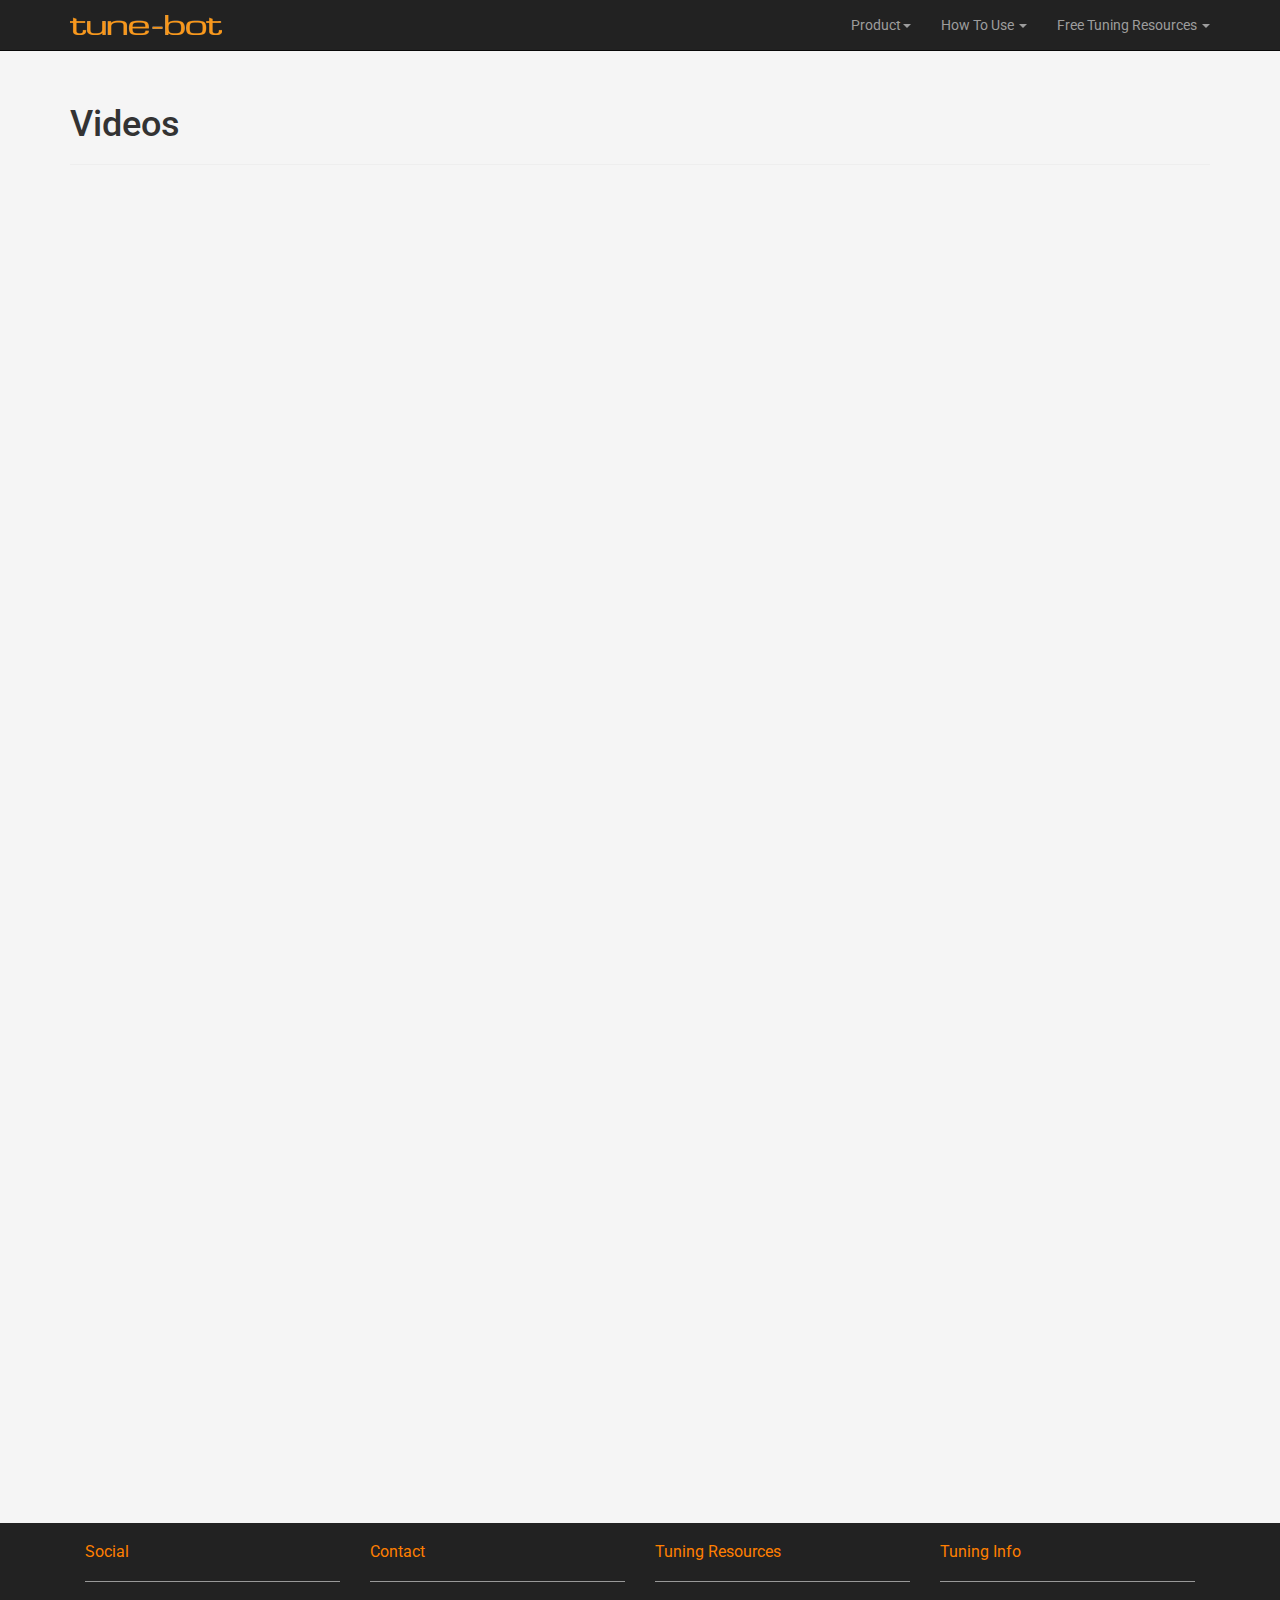
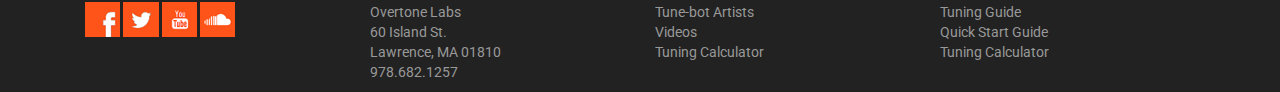
<file: video.html>
<!DOCTYPE html>
<html lang="en">

<head>

    <meta charset="utf-8">
    <meta http-equiv="X-UA-Compatible" content="IE=edge">
    <meta name="viewport" content="width=device-width, initial-scale=1">
    <meta name="description" content="">
    <meta name="author" content="">

    <title>Tune Bot Drum Tuner</title>

    <!-- Bootstrap Core CSS -->
    <link href="css/bootstrap.min.css" rel="stylesheet">

    <!-- Custom CSS -->
    <link href="css/style.css" rel="stylesheet">

    <!-- Custom Fonts -->
    <link href="font-awesome-4.1.0/css/font-awesome.min.css" rel="stylesheet" type="text/css">

    <!-- HTML5 Shim and Respond.js IE8 support of HTML5 elements and media queries -->
    <!-- WARNING: Respond.js doesn't work if you view the page via file:// -->
    <!--[if lt IE 9]>
        <script src="https://oss.maxcdn.com/libs/html5shiv/3.7.0/html5shiv.js"></script>
        <script src="https://oss.maxcdn.com/libs/respond.js/1.4.2/respond.min.js"></script>
    <![endif]-->

</head>

<body>

    <!-- Navigation -->
    <nav class="navbar navbar-inverse navbar-fixed-top" role="navigation">
        <div class="container">
            <!-- Brand and toggle get grouped for better mobile display -->
            <div class="navbar-header">
                <button type="button" class="navbar-toggle" data-toggle="collapse" data-target="#bs-example-navbar-collapse-1">
                    <span class="sr-only">Toggle navigation</span>
                    <span class="icon-bar"></span>
                    <span class="icon-bar"></span>
                    <span class="icon-bar"></span>
                </button>
                <a class="navbar-brand" href="index.html"> <img src="img/toplogo.png"/> </a>
            </div>
            <!-- Collect the nav links, forms, and other content for toggling -->
            <div class="collapse navbar-collapse" id="bs-example-navbar-collapse-1">
                <ul class="nav navbar-nav navbar-right">
                    <li class="dropdown">
                        <a href="#" class="dropdown-toggle" data-toggle="dropdown">Product<b class="caret"></b></a>
                        <ul class="dropdown-menu">
                            <li>
                                <a href="product.html">Tune-bot</a>
                            </li>
                            <li>
                                <a href="buy.html">Buy</a>
                            </li>
                            <li>
                                <a href="video.html">Videos</a>
                            </li>
                        </ul>
                    </li>
                   <li class="dropdown">
                        <a href="#" class="dropdown-toggle" data-toggle="dropdown">How To Use <b class="caret"></b></a>
                        <ul class="dropdown-menu">
                            <li>
                                <a href="instruction.html">Instructions</a>
                            </li>
                            <li>
                                <a href="video.html">Videos</a>
                            </li>
                            <li>
                                <a href="tuning-guide.html">Tuning Guide</a>
                            </li>

                        </ul>
                    </li>

                    <li class="dropdown">
                        <a href="#" class="dropdown-toggle" data-toggle="dropdown">Free Tuning Resources <b class="caret"></b></a>
                        <ul class="dropdown-menu">
                            <li>
                                <a href="tuning-guide.html">Tuning Guide</a>
                            </li>
                            <li>
                                <a href="calculator.html">Tuning Calculator</a>
                            </li>
                            <li>
                                <a href="artist-tuning.html">Artist Tunings</a>
                            </li>
                            <li>
                                <a href="video.html">Videos</a>
                            </li>

                        </ul>
                    </li>


                </ul>
            </div>
            <!-- /.navbar-collapse -->
        </div>
        <!-- /.container -->
    </nav>




    <!-- Page Content -->
    <div class="main-content">
    <div class="container main-margin">
  <!-- Page Content -->
  <div class="page-header">
  <h1>Videos</h1>
  </div>
  <div class ="row">
 <div class="col-xs-6">
  <div class="embed-responsive embed-responsive-16by9">
  <iframe class="embed-responsive-item" src="http://www.youtube.com/embed/8Jz3QhJu-0k"></iframe>
  </div>
</div>
 <div class="col-xs-6">
  <div class="embed-responsive embed-responsive-16by9">
  <iframe class="embed-responsive-item" src="http://www.youtube.com/embed/7F7cnqDTZQ4"></iframe>
  </div>
</div>
</div>
</br>
 <div class ="row">
  <div class="col-xs-6">
  <div class="embed-responsive embed-responsive-16by9">
  <iframe class="embed-responsive-item" src="http://www.youtube.com/embed/ew8nwLfGuoo"></iframe>
  </div>
</div>
<div class="col-xs-6">
  <div class="embed-responsive embed-responsive-16by9">
  <iframe class="embed-responsive-item" src="http://www.youtube.com/embed/uqqfahfOOMA"></iframe>
  </div>
</div>
</div>
</br>
<div class="row">
  <div class="col-xs-6">
  <div class="embed-responsive embed-responsive-16by9">
  <iframe class="embed-responsive-item" src="http://www.youtube.com/embed/b-gGk4N6p68"></iframe>
  </div>
</div>
<div class="col-xs-6">
  <div class="embed-responsive embed-responsive-16by9">
  <iframe class="embed-responsive-item" src="http://www.youtube.com/embed/TKBi98s29vE"></iframe>
  </div>
</div>
</div>
</br>
<div class="row">
  <div class="col-xs-6">
  <div class="embed-responsive embed-responsive-16by9">
  <iframe class="embed-responsive-item" src="http://www.youtube.com/embed/LlcBmEPgop4"></iframe>
  </div>
</div>
<div class="col-xs-6">
  <div class="embed-responsive embed-responsive-16by9">
  <iframe class="embed-responsive-item" src="http://www.youtube.com/embed/Up3tmib8fEY"></iframe>
  </div>
</div>
</div>



  <!-- closing container and main content dont delete -->
    </div>
    </div>
    <!-- /.footer -->
    <div class="custom-footer">
        <div class="container">



        <div class="col-sm-3">
        <h3>Social</h3>
        <hr>
        <a href= "https://www.facebook.com/pages/Overtone-Labs/233100610086495?sk=wall"><img src="img/facebook.png"/></a>
        <a href= "https://twitter.com/tunebotdrum"><img src="img/twitter.png"/></a>
        <a href= "https://www.youtube.com/user/Mremilioish"><img src="img/youtube.png"/></a>
        <a href= "https://soundcloud.com/overtone-labs"><img src="img/soundcloud.png"/></a>

        </div>
        <div class="col-sm-3">
        <h3>Contact</h3>
        <hr>
        <p>Overtone Labs</br>
        60 Island St.</br>
        Lawrence, MA 01810</br>
        978.682.1257</p>
        </div>
        <div class="col-sm-3">
        <h3>Tuning Resources</h3>
        <hr>
        <a href="artist-tuning.html">Tune-bot Artists</a></br>
        <a href="video.html">Videos</a></br>
        <a href="calculator.html">Tuning Calculator</a></br>
        </div>
        <div class="col-sm-3">
        <h3>Tuning Info</h3>
        <hr>
        <a href="tuning-guide.html">Tuning Guide</a></br>
        <a href="instruction.html">Quick Start Guide</a></br>
        <a href="calculator.html">Tuning Calculator</a></br>
        </div>


        </div>
        </div>

    <!-- jQuery -->
    <script src="js/jquery.js"></script>

    <!-- Bootstrap Core JavaScript -->
    <script src="js/bootstrap.min.js"></script>


  <script type= "text/javaScript">
  var _gaq = _gaq || [];
  _gaq.push(['_setAccount', 'UA-25419902-1']);
  _gaq.push(['_trackPageview']);

  (function() {
    var ga = document.createElement('script'); ga.type = 'text/javascript'; ga.async = true;
    ga.src = ('https:' == document.location.protocol ? 'https://ssl' : 'http://www') + '.google-analytics.com/ga.js';
    var s = document.getElementsByTagName('script')[0]; s.parentNode.insertBefore(ga, s);
  })();
</script>


</body>

</html>
</file>
<file: css/style.css>
@import url(http://fonts.googleapis.com/css?family=Roboto);
.online a {
  font-size: 20px;
}

.hidden {
  display:none;
}
.artist-table {
  margin-top: 10px;
}
.btn {
  padding-bottom: 10px;
}
.online a {
  padding-right: 25px;
}
.artist-align {
  padding-top: 20px;
}
.v-center {
    display:table;
    height:300px;
}
.content {
    display:table-cell;
    vertical-align:middle;
    text-align:center;
}

.motto {
    padding-top: 25px;
    padding-bottom: 25px;
    color:#333;
}


.artist-center {
  display:center-block;
}


.outline img {
	border: 2px solid;
}
/*added to make images responsive */
.banner {
	background-image:url('banner3.jpg');
	max-height: 100%;
	overflow: auto;
	background-repeat: no-repeat;
	background-color:#898f8b;
	background-position: right bottom;

}
/*added to make images responsive */
.resp img {
          display: block;
          height: auto;
          max-width: 100%;
   }
/*added to make images responsive */

.full-width {
	width:100%;
}

}
.custom-jumbo {
	margin-top: 40px;
}

.custom-jumbo img {
  margin-top: 40px;
}
.custom-footer {
	background-color:#222;
	width: 100%;
	color: #999;
  margin-bottom: 30px;
}

.custom-footer hr {
  border-color: #999;
}

.main-margin {
  padding-top: 15px;
  padding-bottom: 30px;
}

.custom-footer a{
	color: #999;
}

.custom-footer h3{
	color: #ff7F00;
	font-size:16px;
}

.custom-footer span {
	color:#999;
}
.main-content {
	background-color:#F5F5F5;
}

H3 {
	font-weight: normal;
}

.calculator p{
  font-style: bold;
  font-size: 16px;
}

.calculator button{
  margin-bottom: 10px;
}

.lead {
  padding: 10px;
}
.main-pic {
	width: 100%;
	background-color: #FF9640;
	color:#FFF;
}

.border H3 {
	text-align:center;
}

.padding {
	padding-bottom:30px;
	padding-top:30px;
}

.border {
background-color:#FFF;
border-width:0px;
padding-bottom:20px;
padding-top:20px;
padding-left:20px;
padding-right:20px;
border-radius:7px;
box-shadow: 2px 2px 2px #999;
margin-top:30px;
margin-bottom:30px;
color:#444;
}

.border p {
  font-size: 16px;
}


.border-white-black {
background-color: rgba(255, 255, 255, 0.9);
border-width:1px;
padding-bottom:5px;
padding-top:5px;
padding-left:20px;
padding-right:20px;
margin: 40px 40px 40px 40px;
border-radius:7px;
color:#333;
padding:35px;
}



.main-pic img {
	padding-top: 15px;
	padding-bottom:15px;

}

IMG.displayed {
    display: block;
    margin-left: auto;
    margin-right: auto }

/* Global Styles - everything below here came from template - avove contents are made by elliott*/

html,
body {
    height: 100%;
    font-family: 'Roboto', sans-serif;
}

body {
    background-color:#222;
	padding-top: 50px; /* Required padding for .navbar-fixed-top. Remove if using .navbar-static-top. Change if height of navigation changes. */
}

.img-portfolio {
    margin-bottom: 30px;
}

.img-hover:hover {
    opacity: 0.8;
}



.error-404 {
    font-size: 100px;
}
</file>
<file: css/table.css>
tr {
    display: none;
}

tr.header {
    display: table-row;
    font-weight: bold;
    font-size: 150%;
}
</file>
